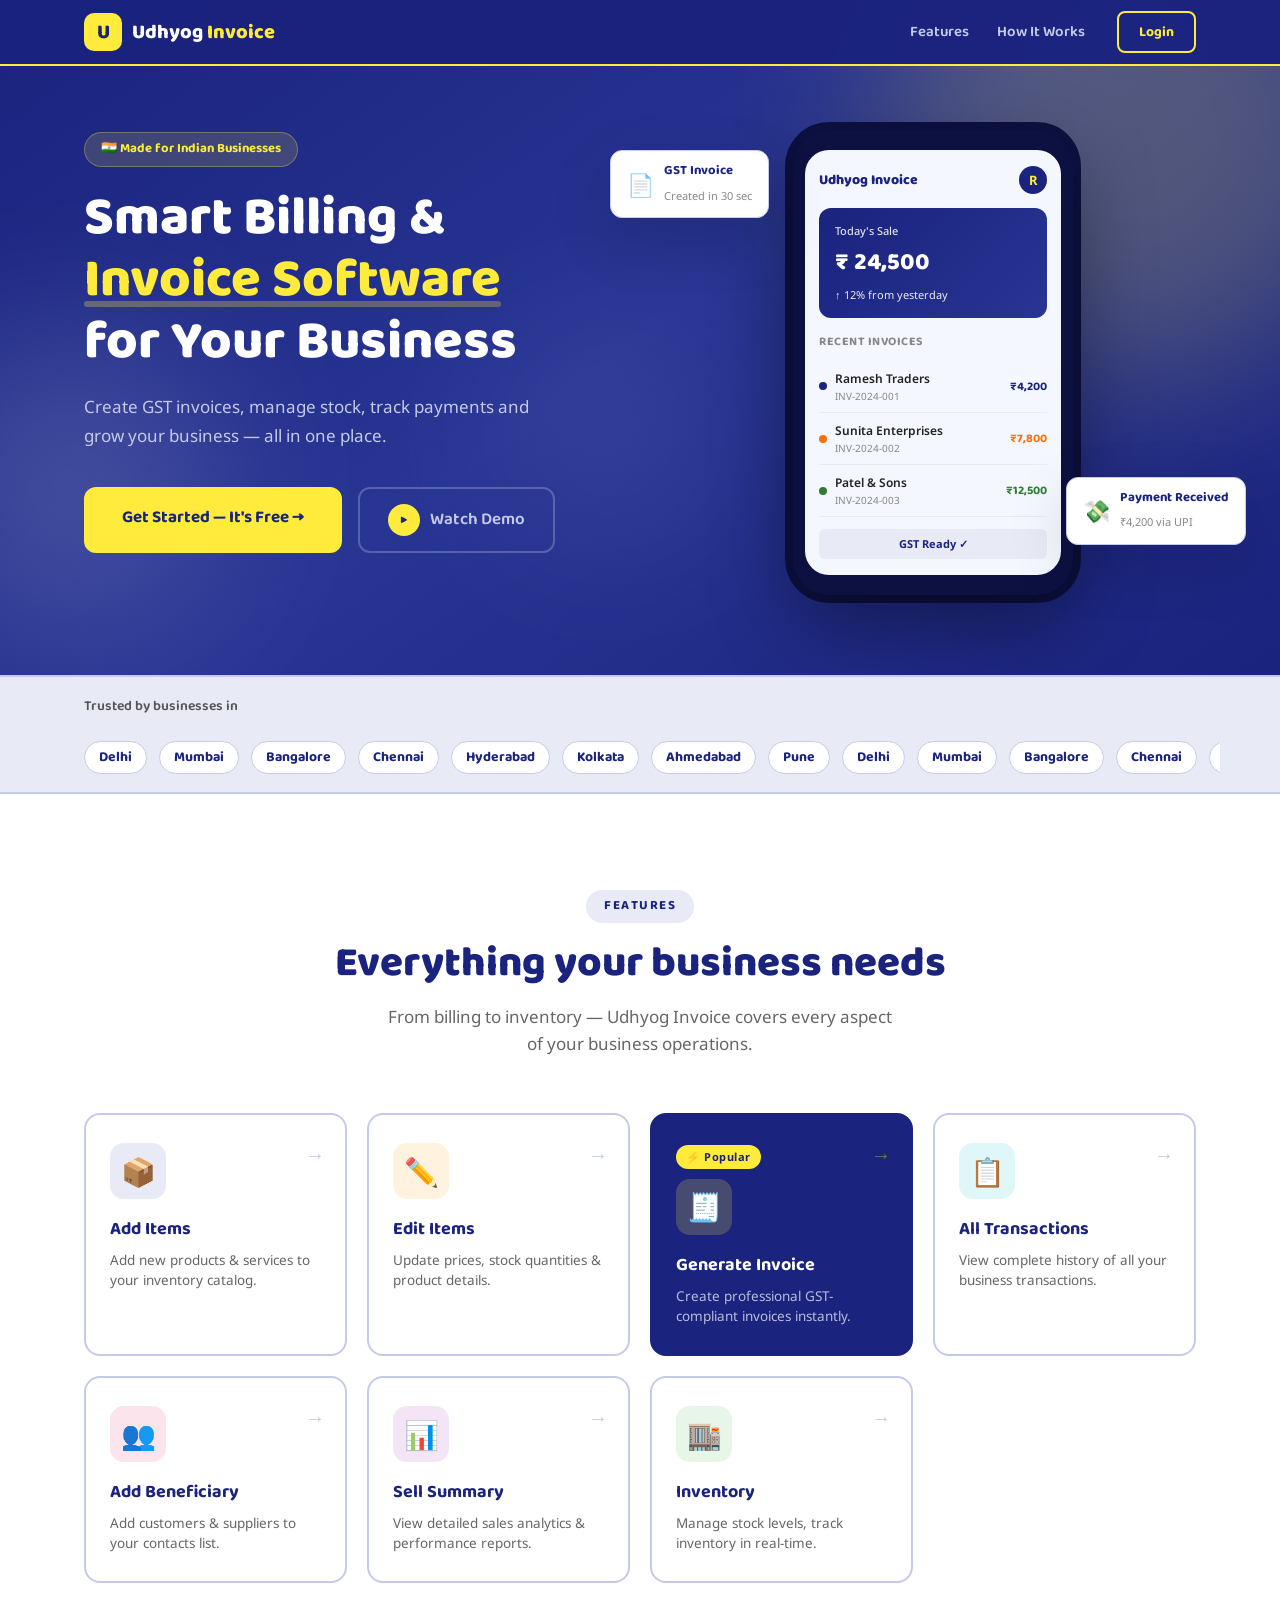
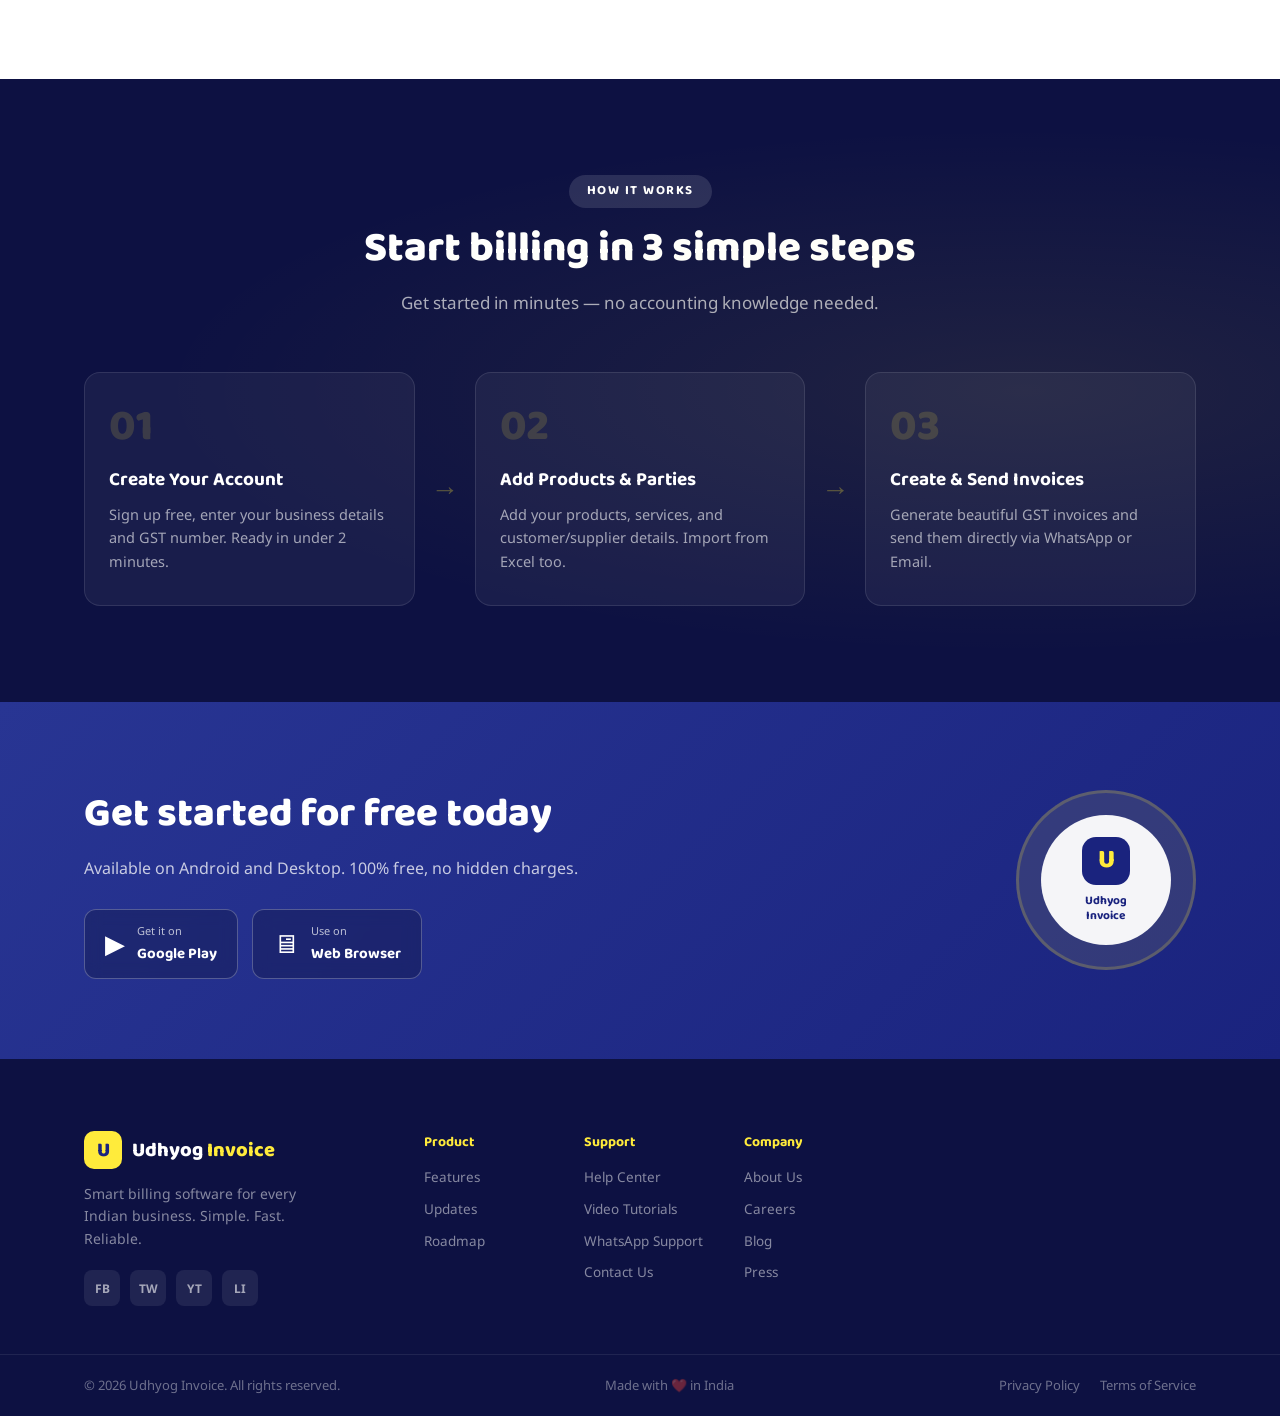
<file: index.html>
<!DOCTYPE html>
<html lang="en">

<head>
  <meta charset="UTF-8" />
  <meta name="viewport" content="width=device-width, initial-scale=1.0" />
  <title>Udhyog Invoice – Smart Business Billing Software</title>
  <meta name="description"
    content="Create GST invoices, manage stock, track payments and grow your business — all in one place. Trusted by Indian businesses.">
  <link rel="preconnect" href="https://fonts.googleapis.com">
  <link rel="preconnect" href="https://fonts.gstatic.com" crossorigin>
  <link
    href="https://fonts.googleapis.com/css2?family=Baloo+2:wght@400;500;600;700;800&family=Noto+Sans:ital,wght@0,300;0,400;0,500;0,600;1,400&display=swap"
    rel="stylesheet">
  <link rel="stylesheet" href="style_1.css" />
</head>

<body>

  <!-- NAVBAR -->
  <header class="navbar" id="navbar">
    <div class="container nav-inner">
      <a href="#" class="logo">
        <div class="logo-icon">U</div>
        <span class="logo-text">Udhyog <span class="accent">Invoice</span></span>
      </a>
      <nav class="nav-links">
        <a href="#features">Features</a>
        <a href="#how">How It Works</a>
      </nav>
      <div class="nav-cta">
        <a href="login/loginnew.html" class="btn-outline-nav">Login</a>
      </div>
      <button class="hamburger" id="hamburger" aria-label="Menu">
        <span></span><span></span><span></span>
      </button>
    </div>
    <div class="mobile-menu" id="mobileMenu">
      <a href="#features">Features</a>
      <a href="#how">How It Works</a>
    </div>
  </header>

  <!-- HERO -->
  <section class="hero" id="home">
    <div class="hero-bg-shapes">
      <div class="shape shape1"></div>
      <div class="shape shape2"></div>
      <div class="shape shape3"></div>
    </div>
    <div class="container hero-inner">
      <div class="hero-text" id="heroText">
        <div class="hero-badge">🇮🇳 Made for Indian Businesses</div>
        <h1>Smart Billing &amp;<br><span class="highlight">Invoice Software</span><br>for Your Business</h1>
        <p class="hero-sub">Create GST invoices, manage stock, track payments and grow your business — all in one place.
        </p>
        <div class="hero-actions">
          <a href="login/loginnew.html" class="btn-primary-lg">Get Started — It's Free →</a>
          <a href="#how" class="btn-ghost">
            <span class="play-icon">▶</span> Watch Demo
          </a>
        </div>

      </div>
      <div class="hero-visual" id="heroVisual">
        <div class="phone-mockup">
          <div class="phone-screen">
            <div class="phone-header">
              <div class="phone-logo">Udhyog Invoice</div>
              <div class="phone-avatar">R</div>
            </div>
            <div class="phone-card">
              <div class="card-label">Today's Sale</div>
              <div class="card-amount">₹ 24,500</div>
              <div class="card-change">↑ 12% from yesterday</div>
            </div>
            <div class="phone-invoice-list">
              <div class="inv-list-title">Recent Invoices</div>
              <div class="inv-item">
                <div class="inv-dot blue"></div>
                <div class="inv-detail">
                  <div class="inv-name">Ramesh Traders</div>
                  <div class="inv-num">INV-2024-001</div>
                </div>
                <div class="inv-amount paid">₹4,200</div>
              </div>
              <div class="inv-item">
                <div class="inv-dot orange"></div>
                <div class="inv-detail">
                  <div class="inv-name">Sunita Enterprises</div>
                  <div class="inv-num">INV-2024-002</div>
                </div>
                <div class="inv-amount pending">₹7,800</div>
              </div>
              <div class="inv-item">
                <div class="inv-dot green"></div>
                <div class="inv-detail">
                  <div class="inv-name">Patel &amp; Sons</div>
                  <div class="inv-num">INV-2024-003</div>
                </div>
                <div class="inv-amount paid-green">₹12,500</div>
              </div>
            </div>
            <div class="phone-gst-tag">GST Ready ✓</div>
          </div>
        </div>
        <div class="floating-badge badge-f1">
          <span class="f-icon">📄</span>
          <div><strong>GST Invoice</strong><small>Created in 30 sec</small></div>
        </div>
        <div class="floating-badge badge-f2">
          <span class="f-icon">💸</span>
          <div><strong>Payment Received</strong><small>₹4,200 via UPI</small></div>
        </div>
      </div>
    </div>
  </section>

  <!-- TRUST STRIP -->
  <section class="trust-strip">
    <div class="container">
      <p>Trusted by businesses in</p>
      <div class="trust-logos">
        <span>Delhi</span><span>Mumbai</span><span>Bangalore</span><span>Chennai</span><span>Hyderabad</span><span>Kolkata</span><span>Ahmedabad</span><span>Pune</span>
      </div>
    </div>
  </section>

  <!-- FEATURES -->
  <section class="features-section" id="features">
    <div class="container">
      <div class="section-header">
        <div class="section-badge">Features</div>
        <h2>Everything your business needs</h2>
        <p>From billing to inventory — Udhyog Invoice covers every aspect of your business operations.</p>
      </div>
      <div class="features-grid actions-grid">
        <a href="features/add-items.html" class="action-card" data-anim>
          <div class="action-icon" style="background:#e8eaf6">📦</div>
          <h3>Add Items</h3>
          <p>Add new products & services to your inventory catalog.</p>
        </a>
        <a href="features/edit-items.html" class="action-card" data-anim>
          <div class="action-icon" style="background:#fff3e0">✏️</div>
          <h3>Edit Items</h3>
          <p>Update prices, stock quantities & product details.</p>
        </a>
        <a href="features/gr.html" class="action-card featured" data-anim>
          <div class="action-badge">⚡ Popular</div>
          <div class="action-icon" style="background:rgba(255,235,59,0.2)">🧾</div>
          <h3>Generate Invoice</h3>
          <p>Create professional GST-compliant invoices instantly.</p>
        </a>
        <a href="features/transaction.html" class="action-card" data-anim>
          <div class="action-icon" style="background:#e0f7fa">📋</div>
          <h3>All Transactions</h3>
          <p>View complete history of all your business transactions.</p>
        </a>
        <a href="features/add-beneficiary.html" class="action-card" data-anim>
          <div class="action-icon" style="background:#fce4ec">👥</div>
          <h3>Add Beneficiary</h3>
          <p>Add customers & suppliers to your contacts list.</p>
        </a>
        <a href="features/sell-summary.html" class="action-card" data-anim>
          <div class="action-icon" style="background:#f3e5f5">📊</div>
          <h3>Sell Summary</h3>
          <p>View detailed sales analytics & performance reports.</p>
        </a>
        <a href="features/inventory.html" class="action-card" data-anim>
          <div class="action-icon" style="background:#e8f5e9">🏬</div>
          <h3>Inventory</h3>
          <p>Manage stock levels, track inventory in real-time.</p>
        </a>
      </div>
    </div>
  </section>

  <!-- HOW IT WORKS -->
  <section class="how-it-works" id="how">
    <div class="container">
      <div class="section-header light">
        <div class="section-badge alt">How It Works</div>
        <h2>Start billing in 3 simple steps</h2>
        <p>Get started in minutes — no accounting knowledge needed.</p>
      </div>
      <div class="steps">
        <div class="step" data-anim>
          <div class="step-num">01</div>
          <div class="step-content">
            <h3>Create Your Account</h3>
            <p>Sign up free, enter your business details and GST number. Ready in under 2 minutes.</p>
          </div>
        </div>
        <div class="step-arrow">→</div>
        <div class="step" data-anim>
          <div class="step-num">02</div>
          <div class="step-content">
            <h3>Add Products &amp; Parties</h3>
            <p>Add your products, services, and customer/supplier details. Import from Excel too.</p>
          </div>
        </div>
        <div class="step-arrow">→</div>
        <div class="step" data-anim>
          <div class="step-num">03</div>
          <div class="step-content">
            <h3>Create &amp; Send Invoices</h3>
            <p>Generate beautiful GST invoices and send them directly via WhatsApp or Email.</p>
          </div>
        </div>
      </div>
    </div>
  </section>


  <!-- DOWNLOAD CTA -->
  <section class="download-cta">
    <div class="container cta-inner">
      <div class="cta-text" data-anim>
        <h2>Get started for free today</h2>
        <p>Available on Android and Desktop. 100% free, no hidden charges.</p>
        <div class="store-buttons">
          <a href="#" class="store-btn">
            <span class="store-icon">▶</span>
            <div><small>Get it on</small><strong>Google Play</strong></div>
          </a>
          <a href="#" class="store-btn">
            <span class="store-icon">🖥</span>
            <div><small>Use on</small><strong>Web Browser</strong></div>
          </a>
        </div>
      </div>
      <div class="cta-graphic" data-anim>
        <div class="cta-circle">
          <div class="cta-inner-circle">
            <div class="cta-logo-big">U</div>
            <div class="cta-tagline">Udhyog<br>Invoice</div>
          </div>
        </div>
      </div>
    </div>
  </section>

  <!-- FOOTER -->
  <footer class="footer">
    <div class="container footer-inner">
      <div class="footer-brand">
        <div class="logo">
          <div class="logo-icon">U</div>
          <span class="logo-text">Udhyog <span class="accent">Invoice</span></span>
        </div>
        <p>Smart billing software for every Indian business. Simple. Fast. Reliable.</p>
        <div class="footer-social">
          <a href="#">FB</a>
          <a href="#">TW</a>
          <a href="#">YT</a>
          <a href="#">LI</a>
        </div>
      </div>
      <div class="footer-links">
        <div class="footer-col">
          <h4>Product</h4>
          <a href="#">Features</a>
          <a href="#">Updates</a>
          <a href="#">Roadmap</a>
        </div>
        <div class="footer-col">
          <h4>Support</h4>
          <a href="#">Help Center</a>
          <a href="#">Video Tutorials</a>
          <a href="#">WhatsApp Support</a>
          <a href="#">Contact Us</a>
        </div>
        <div class="footer-col">
          <h4>Company</h4>
          <a href="#">About Us</a>
          <a href="#">Careers</a>
          <a href="#">Blog</a>
          <a href="#">Press</a>
        </div>
      </div>
    </div>
    <div class="footer-bottom">
      <div class="container">
        <span>© 2026 Udhyog Invoice. All rights reserved.</span>
        <span>Made with ❤️ in India</span>
        <div class="footer-legal">
          <a href="#">Privacy Policy</a>
          <a href="#">Terms of Service</a>
        </div>
      </div>
    </div>
  </footer>

  <script src="landing.js"></script>
</body>

</html>
</file>
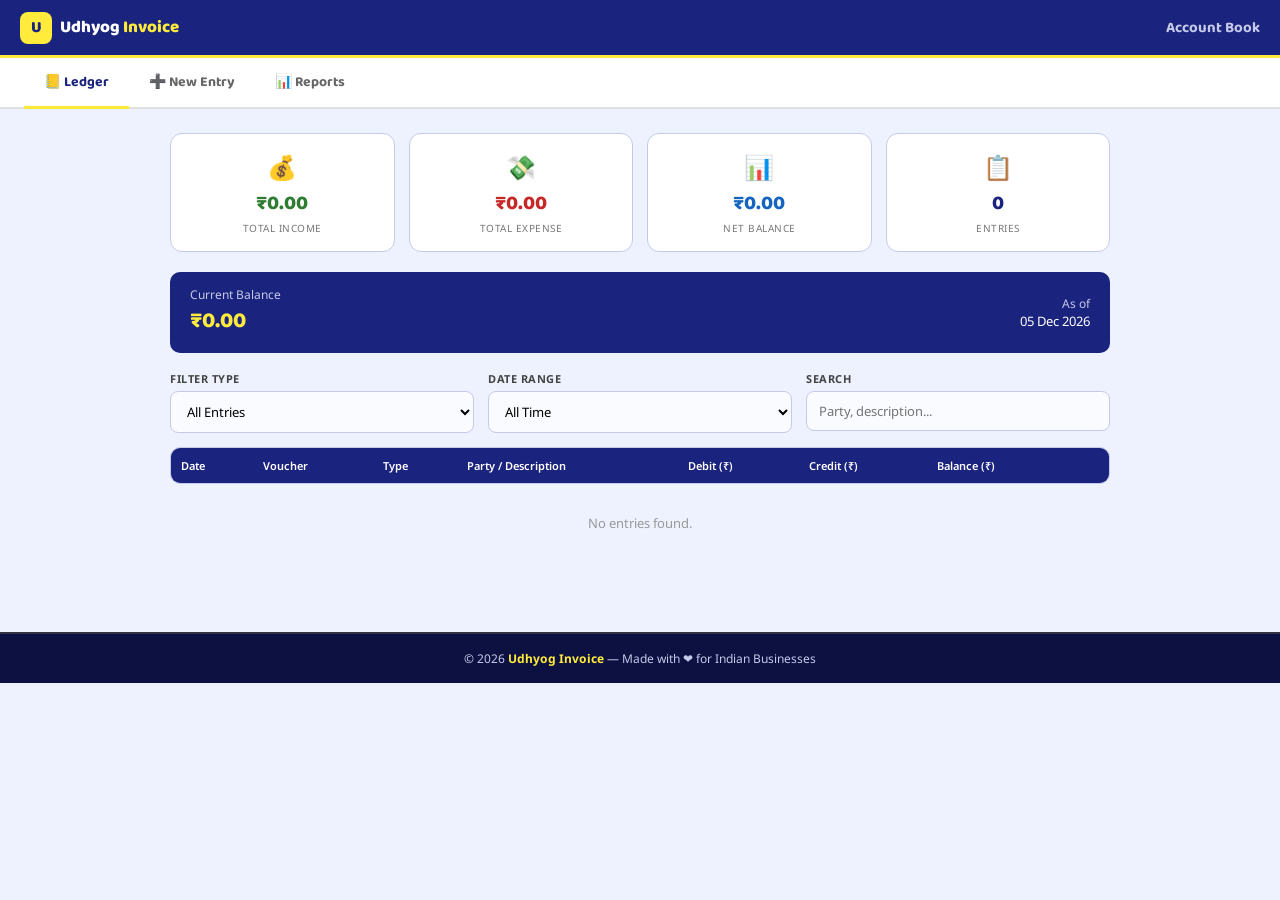
<file: features/account-book.html>
<!DOCTYPE html>
<html lang="en">
<head>
  <meta charset="UTF-8"/>
  <meta name="viewport" content="width=device-width,initial-scale=1.0"/>
  <title>Account Book - Udhyog Invoice</title>
  <link href="https://fonts.googleapis.com/css2?family=Baloo+2:wght@400;600;700;800&family=Noto+Sans:wght@300;400;500;600&display=swap" rel="stylesheet">
  <style>
    *{margin:0;padding:0;box-sizing:border-box}
    body{font-family:'Noto Sans',Arial,sans-serif;background:#eef2ff;color:#222;min-height:100vh}
    .topbar{display:flex;align-items:center;justify-content:space-between;padding:0 20px;height:58px;background:#1a237e;border-bottom:3px solid #ffeb3b}
    .topbar .logo{display:flex;align-items:center;gap:8px;text-decoration:none}
    .topbar .logo-icon{width:32px;height:32px;background:#ffeb3b;color:#1a237e;font-family:'Baloo 2',cursive;font-weight:800;font-size:16px;border-radius:8px;display:flex;align-items:center;justify-content:center}
    .topbar .logo-text{font-family:'Baloo 2',cursive;font-weight:800;font-size:17px;color:#fff}
    .topbar .logo-text .accent{color:#ffeb3b}
    .topbar h1{font-family:'Baloo 2',cursive;font-size:15px;font-weight:700;color:#c5cae9}
    .tabs{display:flex;background:#fff;border-bottom:2px solid #e0e0e0;padding:0 24px}
    .tab-btn{padding:13px 20px;border:none;background:none;font-family:'Baloo 2',cursive;font-size:14px;font-weight:700;color:#666;cursor:pointer;border-bottom:3px solid transparent;margin-bottom:-2px}
    .tab-btn.active{color:#1a237e;border-bottom-color:#ffeb3b}
    .tab-btn:hover{color:#1a237e}
    .tab-panel{display:none}.tab-panel.active{display:block}
    .container{max-width:980px;margin:0 auto;padding:24px 20px 40px}
    .section-title{font-family:'Baloo 2',cursive;font-size:16px;font-weight:700;color:#1a237e;border-left:4px solid #ffeb3b;padding-left:10px;margin:20px 0 14px}
    .badge{display:inline-block;background:#ffeb3b;color:#1a237e;font-size:10px;font-weight:800;padding:2px 8px;border-radius:20px;margin-left:8px;vertical-align:middle}
    .card{background:#fff;border:1.5px solid #c5cae9;border-radius:12px;padding:20px;margin-bottom:18px}
    .form-row{display:grid;gap:14px;margin-bottom:14px}
    .form-row.c4{grid-template-columns:repeat(4,1fr)}.form-row.c3{grid-template-columns:repeat(3,1fr)}.form-row.c2{grid-template-columns:repeat(2,1fr)}.form-row.c1{grid-template-columns:1fr}
    .fg label{display:block;font-size:11px;font-weight:700;color:#444;text-transform:uppercase;letter-spacing:.5px;margin-bottom:5px}
    .fg input,.fg select,.fg textarea{width:100%;border:1.5px solid #c5cae9;border-radius:8px;padding:10px 12px;font-size:13px;font-family:'Noto Sans',sans-serif;background:#fafbff;outline:none;transition:border .2s}
    .fg input:focus,.fg select:focus,.fg textarea:focus{border-color:#1a237e;background:#fff}
    .fg textarea{resize:vertical;min-height:50px}

    .summary-row{display:grid;grid-template-columns:repeat(4,1fr);gap:14px;margin-bottom:20px}
    .s-card{background:#fff;border:1.5px solid #c5cae9;border-radius:12px;padding:16px;text-align:center;transition:transform .2s}
    .s-card:hover{transform:translateY(-2px);box-shadow:0 6px 20px rgba(26,35,126,.08)}
    .s-card .s-icon{font-size:24px;margin-bottom:4px}
    .s-card .s-val{font-family:'Baloo 2',cursive;font-size:20px;font-weight:800;color:#1a237e}
    .s-card .s-val.green{color:#2e7d32}.s-card .s-val.red{color:#c62828}.s-card .s-val.blue{color:#1565c0}
    .s-card .s-lbl{font-size:10px;color:#777;text-transform:uppercase;letter-spacing:.5px;margin-top:2px}

    .ledger-tbl{width:100%;border-collapse:collapse;font-size:12px}
    .ledger-tbl th{background:#1a237e;color:#fff;padding:10px 10px;text-align:left;font-size:11px;font-weight:600;position:sticky;top:0}
    .ledger-tbl td{padding:9px 10px;border-bottom:1px solid #e8eaf6}
    .ledger-tbl tr:hover{background:#f5f7ff}
    .ledger-tbl .cr{color:#2e7d32;font-weight:700}.ledger-tbl .dr{color:#c62828;font-weight:700}
    .type-badge{font-size:10px;font-weight:700;padding:2px 8px;border-radius:12px;display:inline-block}
    .type-badge.income{background:#e8f5e9;color:#2e7d32}
    .type-badge.expense{background:#ffebee;color:#c62828}
    .type-badge.purchase{background:#fff3e0;color:#e65100}
    .type-badge.sale{background:#e3f2fd;color:#1565c0}
    .del-btn{background:none;border:none;color:#f44336;font-size:14px;cursor:pointer}.del-btn:hover{color:#b71c1c}

    .btn-bar{display:flex;gap:10px;margin-top:18px;flex-wrap:wrap}
    .btn{padding:11px 22px;border-radius:10px;font-size:13px;font-weight:700;cursor:pointer;font-family:'Baloo 2',cursive;border:none;transition:all .2s}
    .btn-green{background:#2e7d32;color:#fff}.btn-green:hover{background:#1b5e20}
    .btn-red{background:#c62828;color:#fff}.btn-red:hover{background:#b71c1c}
    .btn-navy{background:#1a237e;color:#fff}.btn-navy:hover{background:#283593}
    .btn-outline{background:#fff;color:#1a237e;border:2px solid #1a237e}.btn-outline:hover{background:#e8eaf6}

    .empty-state{text-align:center;padding:30px;color:#999;font-size:13px}
    .msg-box{padding:10px 14px;border-radius:8px;font-size:12px;font-weight:bold;margin-bottom:14px;display:none}
    .msg-box.success{background:#e8f5e9;color:#2e7d32;border:1px solid #a5d6a7;display:block}
    .msg-box.error{background:#ffebee;color:#c62828;border:1px solid #ef9a9a;display:block}

    .balance-bar{display:flex;align-items:center;justify-content:space-between;background:#1a237e;color:#fff;border-radius:10px;padding:14px 20px;margin-bottom:18px}
    .balance-bar .bl{font-size:12px;color:#c5cae9}.balance-bar .bv{font-family:'Baloo 2',cursive;font-size:22px;font-weight:800;color:#ffeb3b}

    .tbl-wrap{max-height:500px;overflow-y:auto;border:1.5px solid #c5cae9;border-radius:10px}
    .footer{background:#0d1142;color:#c5cae9;text-align:center;padding:16px;font-size:12px;margin-top:30px;border-top:2px solid rgba(255,235,59,.15)}
    .footer b{color:#ffeb3b}
    @media(max-width:700px){.summary-row,.form-row.c4,.form-row.c3{grid-template-columns:1fr 1fr}}
    @media(max-width:480px){.summary-row,.form-row.c4,.form-row.c3,.form-row.c2{grid-template-columns:1fr}}
  </style>
</head>
<body>

<div class="topbar">
  <a href="features.html" class="logo"><div class="logo-icon">U</div><span class="logo-text">Udhyog <span class="accent">Invoice</span></span></a>
  <h1>Account Book</h1>
</div>

<div class="tabs">
  <button class="tab-btn active" onclick="switchTab('ledger')">📒 Ledger</button>
  <button class="tab-btn" onclick="switchTab('entry')">➕ New Entry</button>
  <button class="tab-btn" onclick="switchTab('report')">📊 Reports</button>
</div>

<!-- LEDGER TAB -->
<div class="tab-panel active" id="tab-ledger">
<div class="container">
  <div class="summary-row">
    <div class="s-card"><div class="s-icon">💰</div><div class="s-val green" id="s-income">₹0</div><div class="s-lbl">Total Income</div></div>
    <div class="s-card"><div class="s-icon">💸</div><div class="s-val red" id="s-expense">₹0</div><div class="s-lbl">Total Expense</div></div>
    <div class="s-card"><div class="s-icon">📊</div><div class="s-val blue" id="s-balance">₹0</div><div class="s-lbl">Net Balance</div></div>
    <div class="s-card"><div class="s-icon">📋</div><div class="s-val" id="s-count">0</div><div class="s-lbl">Entries</div></div>
  </div>

  <div class="balance-bar">
    <div><div class="bl">Current Balance</div><div class="bv" id="bal-display">₹0.00</div></div>
    <div style="text-align:right"><div class="bl">As of</div><div style="font-size:13px" id="bal-date">—</div></div>
  </div>

  <div class="form-row c3" style="margin-bottom:14px">
    <div class="fg"><label>Filter Type</label>
      <select id="f-type" onchange="renderLedger()"><option value="all">All Entries</option><option value="income">Income Only</option><option value="expense">Expense Only</option><option value="purchase">Purchases</option><option value="sale">Sales</option></select>
    </div>
    <div class="fg"><label>Date Range</label>
      <select id="f-range" onchange="renderLedger()"><option value="all">All Time</option><option value="today">Today</option><option value="week">This Week</option><option value="month">This Month</option><option value="year">This Year</option></select>
    </div>
    <div class="fg"><label>Search</label><input type="text" id="f-search" placeholder="Party, description..." oninput="renderLedger()"/></div>
  </div>

  <div class="tbl-wrap">
    <table class="ledger-tbl">
      <thead><tr><th>Date</th><th>Voucher</th><th>Type</th><th>Party / Description</th><th>Debit (₹)</th><th>Credit (₹)</th><th>Balance (₹)</th><th></th></tr></thead>
      <tbody id="ledger-body"></tbody>
    </table>
  </div>
  <div id="ledger-empty" class="empty-state" style="display:none">No entries found.</div>
</div>
</div>

<!-- NEW ENTRY TAB -->
<div class="tab-panel" id="tab-entry">
<div class="container">
  <div id="msg-box" class="msg-box"></div>

  <div class="section-title">➕ New Account Entry <span class="badge">VOUCHER</span></div>
  <div class="card">
    <div class="form-row c4">
      <div class="fg"><label>Voucher No.</label><input type="text" id="v-no" readonly/></div>
      <div class="fg"><label>Date</label><input type="date" id="v-date"/></div>
      <div class="fg"><label>Entry Type</label>
        <select id="v-type" onchange="updateTypeUI()"><option value="income">💰 Income / Receipt</option><option value="expense">💸 Expense / Payment</option><option value="purchase">🛒 Purchase</option><option value="sale">🧾 Sale</option></select>
      </div>
      <div class="fg"><label>Payment Mode</label>
        <select id="v-mode"><option>Cash</option><option>Bank Transfer</option><option>UPI</option><option>Cheque</option><option>Credit</option></select>
      </div>
    </div>
  </div>

  <div class="card">
    <div class="form-row c2">
      <div class="fg"><label id="lbl-party">Party / Customer Name</label><input type="text" id="v-party" placeholder="e.g. Ramesh Kumar"/></div>
      <div class="fg"><label>Amount (₹) *</label><input type="number" id="v-amount" placeholder="0.00" min="0" step="0.01"/></div>
    </div>
    <div class="form-row c2">
      <div class="fg"><label>Category</label>
        <select id="v-category"><option>General</option><option>Sales Revenue</option><option>Purchase</option><option>Salary</option><option>Rent</option><option>Utilities</option><option>Transport</option><option>Office Supplies</option><option>Marketing</option><option>Maintenance</option><option>Tax Payment</option><option>Loan / EMI</option><option>Other</option></select>
      </div>
      <div class="fg"><label>Reference / Invoice No.</label><input type="text" id="v-ref" placeholder="Optional"/></div>
    </div>
    <div class="form-row c1">
      <div class="fg"><label>Description / Narration</label><textarea id="v-desc" placeholder="Details of the transaction..."></textarea></div>
    </div>
  </div>

  <div class="btn-bar">
    <button class="btn btn-green" onclick="saveEntry()">💾 Save Entry</button>
    <button class="btn btn-navy" onclick="saveEntry();setTimeout(function(){switchTab('ledger')},400)">💾 Save & View Ledger</button>
    <button class="btn btn-outline" onclick="clearForm()">🗑 Clear</button>
  </div>
</div>
</div>

<!-- REPORTS TAB -->
<div class="tab-panel" id="tab-report">
<div class="container">
  <div class="section-title">📊 Financial Summary</div>
  <div class="summary-row">
    <div class="s-card"><div class="s-icon">📈</div><div class="s-val green" id="r-income">₹0</div><div class="s-lbl">Total Income</div></div>
    <div class="s-card"><div class="s-icon">📉</div><div class="s-val red" id="r-expense">₹0</div><div class="s-lbl">Total Expense</div></div>
    <div class="s-card"><div class="s-icon">🛒</div><div class="s-val" id="r-purchase">₹0</div><div class="s-lbl">Total Purchases</div></div>
    <div class="s-card"><div class="s-icon">🧾</div><div class="s-val blue" id="r-sale">₹0</div><div class="s-lbl">Total Sales</div></div>
  </div>

  <div class="section-title">📂 Category Breakdown</div>
  <div class="card">
    <div class="tbl-wrap" style="max-height:none">
      <table class="ledger-tbl">
        <thead><tr><th>Category</th><th>Entries</th><th>Debit (₹)</th><th>Credit (₹)</th><th>Net (₹)</th></tr></thead>
        <tbody id="cat-body"></tbody>
      </table>
    </div>
  </div>

  <div class="section-title">📅 Monthly Summary</div>
  <div class="card">
    <div class="tbl-wrap" style="max-height:none">
      <table class="ledger-tbl">
        <thead><tr><th>Month</th><th>Income (₹)</th><th>Expense (₹)</th><th>Net (₹)</th></tr></thead>
        <tbody id="month-body"></tbody>
      </table>
    </div>
  </div>
</div>
</div>

<div class="footer">&copy; 2026 <b>Udhyog Invoice</b> &mdash; Made with &#10084; for Indian Businesses</div>

<script>
var entries=JSON.parse(localStorage.getItem('udhyog_accounts')||'[]');
function fmt(n){return Number(n||0).toLocaleString('en-IN',{minimumFractionDigits:2})}
function esc(s){return(s||'').replace(/&/g,'&amp;').replace(/</g,'&lt;').replace(/>/g,'&gt;')}
function showMsg(t,type){var e=document.getElementById('msg-box');e.textContent=t;e.className='msg-box '+type;setTimeout(function(){e.className='msg-box'},3500)}

window.onload=function(){initForm();renderLedger();renderReports()};

function switchTab(t){
  document.querySelectorAll('.tab-btn').forEach(function(b){b.classList.remove('active')});
  document.querySelectorAll('.tab-panel').forEach(function(p){p.classList.remove('active')});
  var idx={ledger:0,entry:1,report:2}[t]||0;
  document.querySelectorAll('.tab-btn')[idx].classList.add('active');
  document.getElementById('tab-'+t).classList.add('active');
  if(t==='ledger')renderLedger();if(t==='report')renderReports();
}

function initForm(){
  document.getElementById('v-no').value='VCH-'+Math.floor(Math.random()*90000+10000);
  document.getElementById('v-date').value=new Date().toISOString().split('T')[0];
}

function updateTypeUI(){
  var t=document.getElementById('v-type').value;
  var lbl=document.getElementById('lbl-party');
  if(t==='income'||t==='sale')lbl.textContent='Customer / Received From';
  else lbl.textContent='Supplier / Paid To';
}

function saveEntry(){
  var amount=parseFloat(document.getElementById('v-amount').value);
  if(!amount||amount<=0){showMsg('Enter a valid amount!','error');return}
  var party=document.getElementById('v-party').value.trim();
  if(!party){showMsg('Enter party name!','error');return}
  var type=document.getElementById('v-type').value;
  var isCredit=(type==='income'||type==='sale');
  var entry={id:Date.now(),vNo:document.getElementById('v-no').value,date:document.getElementById('v-date').value,
    type:type,mode:document.getElementById('v-mode').value,party:party,amount:amount,
    category:document.getElementById('v-category').value,ref:document.getElementById('v-ref').value.trim(),
    desc:document.getElementById('v-desc').value.trim(),debit:isCredit?0:amount,credit:isCredit?amount:0,
    createdAt:new Date().toLocaleString()};
  entries.unshift(entry);
  try {
    localStorage.setItem('udhyog_accounts',JSON.stringify(entries));
    showMsg('Entry '+entry.vNo+' saved! ✔','success');clearForm();
  } catch (e) {
    entries.shift();
    showMsg('Storage Error: Unable to save entry.','error');
  }
}

function clearForm(){
  document.getElementById('v-no').value='VCH-'+Math.floor(Math.random()*90000+10000);
  document.getElementById('v-party').value='';document.getElementById('v-amount').value='';
  document.getElementById('v-ref').value='';document.getElementById('v-desc').value='';
}

function delEntry(id){
  var original = entries;
  entries=entries.filter(function(e){return e.id!==id});
  try {
    localStorage.setItem('udhyog_accounts',JSON.stringify(entries));
    renderLedger();renderReports();
  } catch (e) {
    entries = original;
    alert('Storage Error: Unable to delete entry.');
  }
}

function filterDate(d,range){
  if(range==='all')return true;
  var now=new Date(),ed=new Date(d);
  if(range==='today')return ed.toDateString()===now.toDateString();
  if(range==='week'){var w=new Date(now);w.setDate(w.getDate()-7);return ed>=w}
  if(range==='month')return ed.getMonth()===now.getMonth()&&ed.getFullYear()===now.getFullYear();
  if(range==='year')return ed.getFullYear()===now.getFullYear();
  return true;
}

function renderLedger(){
  var ft=document.getElementById('f-type').value;
  var fr=document.getElementById('f-range').value;
  var fs=(document.getElementById('f-search').value||'').toLowerCase();
  var sorted=entries.slice().sort(function(a,b){return new Date(a.date)-new Date(b.date)});
  var list=sorted.filter(function(e){
    if(ft!=='all'&&e.type!==ft)return false;
    if(!filterDate(e.date,fr))return false;
    if(fs&&e.party.toLowerCase().indexOf(fs)===-1&&(e.desc||'').toLowerCase().indexOf(fs)===-1&&e.vNo.toLowerCase().indexOf(fs)===-1)return false;
    return true;
  });

  var totalIn=0,totalOut=0;
  entries.forEach(function(e){totalIn+=e.credit||0;totalOut+=e.debit||0});
  document.getElementById('s-income').textContent='₹'+fmt(totalIn);
  document.getElementById('s-expense').textContent='₹'+fmt(totalOut);
  document.getElementById('s-balance').textContent='₹'+fmt(totalIn-totalOut);
  document.getElementById('s-count').textContent=entries.length;
  document.getElementById('bal-display').textContent='₹'+fmt(totalIn-totalOut);
  document.getElementById('bal-date').textContent=new Date().toLocaleDateString('en-IN',{day:'2-digit',month:'short',year:'numeric'});

  var body=document.getElementById('ledger-body');
  var emptyEl=document.getElementById('ledger-empty');
  if(!list.length){body.innerHTML='';emptyEl.style.display='block';return}
  emptyEl.style.display='none';
  var runBal=0;
  body.innerHTML=list.map(function(e){
    runBal+=((e.credit||0)-(e.debit||0));
    return '<tr>'+
      '<td>'+e.date+'</td>'+
      '<td style="font-weight:600;color:#1a237e">'+esc(e.vNo)+'</td>'+
      '<td><span class="type-badge '+e.type+'">'+e.type.toUpperCase()+'</span></td>'+
      '<td>'+esc(e.party)+(e.desc?'<br><span style="font-size:10px;color:#999">'+esc(e.desc)+'</span>':'')+'</td>'+
      '<td class="dr">'+(e.debit?'₹'+fmt(e.debit):'—')+'</td>'+
      '<td class="cr">'+(e.credit?'₹'+fmt(e.credit):'—')+'</td>'+
      '<td style="font-weight:700;color:'+(runBal>=0?'#2e7d32':'#c62828')+'">₹'+fmt(runBal)+'</td>'+
      '<td><button class="del-btn" onclick="delEntry('+e.id+')">&times;</button></td></tr>';
  }).join('');
}

function renderReports(){
  var inc=0,exp=0,pur=0,sal=0;
  var cats={},months={};
  entries.forEach(function(e){
    if(e.type==='income')inc+=e.amount;
    if(e.type==='expense')exp+=e.amount;
    if(e.type==='purchase')pur+=e.amount;
    if(e.type==='sale')sal+=e.amount;
    var c=e.category||'General';
    if(!cats[c])cats[c]={count:0,dr:0,cr:0};
    cats[c].count++;cats[c].dr+=e.debit||0;cats[c].cr+=e.credit||0;
    var m=e.date?e.date.substring(0,7):'Unknown';
    if(!months[m])months[m]={inc:0,exp:0};
    months[m].inc+=e.credit||0;months[m].exp+=e.debit||0;
  });
  document.getElementById('r-income').textContent='₹'+fmt(inc);
  document.getElementById('r-expense').textContent='₹'+fmt(exp);
  document.getElementById('r-purchase').textContent='₹'+fmt(pur);
  document.getElementById('r-sale').textContent='₹'+fmt(sal);

  var cb=document.getElementById('cat-body');
  var catKeys=Object.keys(cats);
  cb.innerHTML=catKeys.length?catKeys.map(function(c){var d=cats[c];return '<tr><td style="font-weight:600">'+esc(c)+'</td><td>'+d.count+'</td><td class="dr">₹'+fmt(d.dr)+'</td><td class="cr">₹'+fmt(d.cr)+'</td><td style="font-weight:700;color:'+(d.cr-d.dr>=0?'#2e7d32':'#c62828')+'">₹'+fmt(d.cr-d.dr)+'</td></tr>'}).join(''):'<tr><td colspan="5" style="text-align:center;color:#999;padding:20px">No data</td></tr>';

  var mb=document.getElementById('month-body');
  var mKeys=Object.keys(months).sort().reverse();
  mb.innerHTML=mKeys.length?mKeys.map(function(m){var d=months[m];return '<tr><td style="font-weight:600">'+m+'</td><td class="cr">₹'+fmt(d.inc)+'</td><td class="dr">₹'+fmt(d.exp)+'</td><td style="font-weight:700;color:'+(d.inc-d.exp>=0?'#2e7d32':'#c62828')+'">₹'+fmt(d.inc-d.exp)+'</td></tr>'}).join(''):'<tr><td colspan="4" style="text-align:center;color:#999;padding:20px">No data</td></tr>';
}
</script>
</body>
</html>
</file>
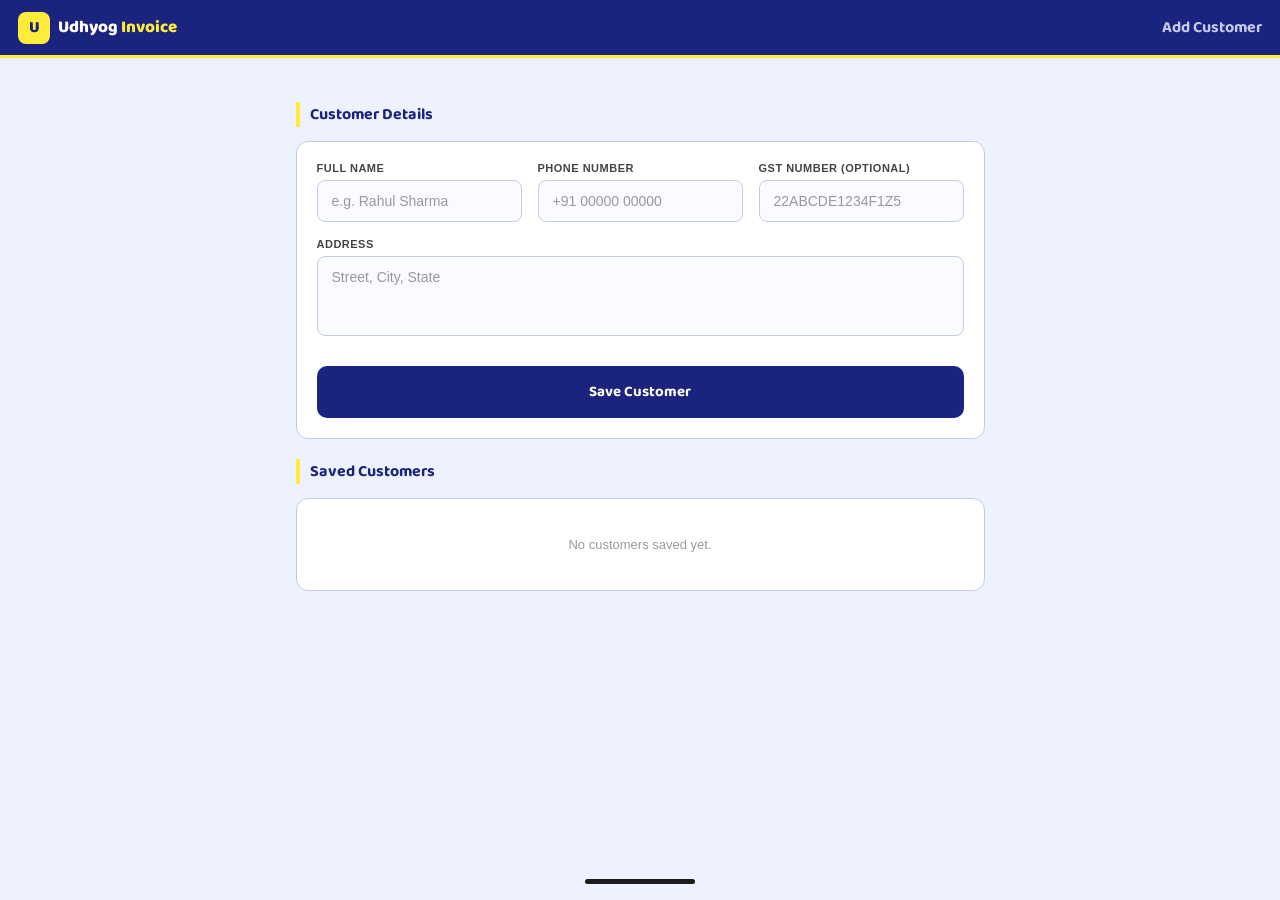
<file: features/add-beneficiary.html>
<!DOCTYPE html>
<html lang="en">

<head>
  <meta charset="UTF-8" />
  <meta name="viewport" content="width=device-width, initial-scale=1.0" />
  <title>Add Customer - Udhyog Invoice</title>
  <link rel="preconnect" href="https://fonts.googleapis.com">
  <link rel="preconnect" href="https://fonts.gstatic.com" crossorigin>
  <link href="https://fonts.googleapis.com/css2?family=Baloo+2:wght@400;500;600;700;800&display=swap" rel="stylesheet">
  <style>
    * {
      margin: 0;
      padding: 0;
      box-sizing: border-box;
    }

    body {
      font-family: 'Noto Sans', Arial, sans-serif;
      background: #eef2ff;
      color: #222;
      min-height: 100vh;
      display: flex;
      flex-direction: column;
    }

    /* TOP */
    .topbar {
      display: flex;
      align-items: center;
      justify-content: space-between;
      padding: 0 18px;
      height: 58px;
      background: #1a237e;
      border-bottom: 3px solid #ffeb3b;
    }

    .topbar .logo {
      display: flex;
      align-items: center;
      gap: 8px;
      text-decoration: none;
    }

    .topbar .logo-icon {
      width: 32px;
      height: 32px;
      background: #ffeb3b;
      color: #1a237e;
      font-family: 'Baloo 2', cursive;
      font-weight: 800;
      font-size: 16px;
      border-radius: 8px;
      display: flex;
      align-items: center;
      justify-content: center;
    }

    .topbar .logo-text {
      font-family: 'Baloo 2', cursive;
      font-weight: 800;
      font-size: 17px;
      color: #fff;
    }

    .topbar .logo-text .accent {
      color: #ffeb3b;
    }

    .topbar h1 {
      font-family: 'Baloo 2', cursive;
      font-size: 16px;
      font-weight: 700;
      color: #c5cae9;
    }

    .form-area {
      max-width: 960px;
      margin: 0 auto;
      padding: 24px 20px 40px;
      flex: 1;
    }

    .section-title {
      font-family: 'Baloo 2', cursive;
      font-size: 16px;
      font-weight: 700;
      color: #1a237e;
      border-left: 4px solid #ffeb3b;
      padding-left: 10px;
      margin: 20px 0 14px;
    }

    .card {
      background: #fff;
      border: 1.5px solid #c5cae9;
      border-radius: 12px;
      padding: 20px;
      margin-bottom: 20px;
    }

    /* MSG */
    .msg-box {
      padding: 12px 16px;
      border-radius: 10px;
      font-size: 13px;
      font-weight: bold;
      margin-bottom: 20px;
      display: none;
    }

    .msg-box.success {
      background: #e8f5e9;
      color: #2e7d32;
      border: 1px solid #a5d6a7;
    }

    .msg-box.error {
      background: #ffebee;
      color: #c62828;
      border: 1px solid #ef9a9a;
    }

    /* FIELD */
    .field-group {
      margin-bottom: 24px;
    }

    .field-group label {
      display: block;
      font-size: 11px;
      font-weight: 700;
      color: #444;
      text-transform: uppercase;
      letter-spacing: .5px;
      margin-bottom: 6px;
    }

    .field-group input,
    .field-group textarea {
      width: 100%;
      background: #fafbff;
      border: 1.5px solid #c5cae9;
      border-radius: 8px;
      padding: 12px 14px;
      font-size: 14px;
      color: #222;
      font-family: 'Noto Sans', sans-serif;
      outline: none;
      transition: border .2s;
    }

    .field-group input::placeholder,
    .field-group textarea::placeholder {
      color: #999;
    }

    .field-group input:focus,
    .field-group textarea:focus {
      border-color: #1a237e;
      background: #fff;
    }

    /* FORM ROW GRID */
    .form-row {
      display: grid;
      gap: 16px;
      margin-bottom: 16px;
    }

    .form-row.c4 {
      grid-template-columns: repeat(4, 1fr);
    }

    .form-row.c3 {
      grid-template-columns: repeat(3, 1fr);
    }

    .form-row.c2 {
      grid-template-columns: repeat(2, 1fr);
    }

    .form-row.c1 {
      grid-template-columns: 1fr;
    }

    @media (max-width: 768px) {

      .form-row.c4,
      .form-row.c3,
      .form-row.c2 {
        grid-template-columns: 1fr;
      }
    }

    .field-group textarea {
      resize: none;
      min-height: 80px;
    }

    /* SAVE BUTTON */
    .btn-save {
      width: 100%;
      background: #1a237e;
      color: white;
      border: none;
      border-radius: 10px;
      padding: 14px;
      font-size: 15px;
      font-weight: 700;
      cursor: pointer;
      font-family: 'Baloo 2', cursive;
      margin-top: 10px;
    }

    .btn-save:hover {
      background: #283593;
    }

    .btn-save:active {
      transform: scale(0.98);
    }

    /* SAVED CUSTOMERS LIST */
    .cust-list {
      margin-top: 36px;
    }

    .cust-list h3 {
      font-size: 14px;
      color: #555;
      margin-bottom: 14px;
      border-bottom: 1px solid #1c1c1c;
      padding-bottom: 8px;
    }

    .cust-card {
      background: #fff;
      border: 1.5px solid #c5cae9;
      border-radius: 10px;
      padding: 16px 18px;
      margin-bottom: 12px;
      display: flex;
      justify-content: space-between;
      align-items: center;
    }

    .cust-card .c-name {
      font-size: 16px;
      font-weight: bold;
      color: #1a237e;
      margin-bottom: 3px;
    }

    .cust-card .c-phone {
      font-size: 13px;
      color: #1a237e;
      margin-bottom: 2px;
    }

    .cust-card .c-addr {
      font-size: 12px;
      color: #777;
    }

    .cust-card .c-gst {
      font-size: 11px;
      color: #999;
      margin-top: 2px;
    }

    .del-btn {
      background: none;
      border: none;
      color: #f44336;
      font-size: 18px;
      cursor: pointer;
      flex-shrink: 0;
      padding: 0 4px;
    }

    .del-btn:hover {
      color: #ff1744;
    }

    .empty-note {
      text-align: center;
      color: #999;
      font-size: 13px;
      padding: 18px 0;
    }

    /* HOME INDICATOR */
    .home-indicator {
      text-align: center;
      padding: 18px 0 12px;
    }

    .home-indicator span {
      display: inline-block;
      width: 110px;
      height: 5px;
      background: #1c1c1c;
      border-radius: 4px;
    }
  </style>
</head>

<body>

  <!-- TOP BAR -->
  <div class="topbar">
    <a href="features.html" class="logo">
      <div class="logo-icon">U</div>
      <span class="logo-text">Udhyog <span class="accent">Invoice</span></span>
    </a>
    <h1>Add Customer</h1>
  </div>

  <div class="form-area">

    <div id="msg-box" class="msg-box"></div>

    <div class="section-title">Customer Details</div>
    <div class="card">
      <div class="form-row c3">
        <div class="field-group" style="margin-bottom: 0;">
          <label>Full Name</label>
          <input type="text" id="cust-name" placeholder="e.g. Rahul Sharma" />
        </div>
        <div class="field-group" style="margin-bottom: 0;">
          <label>Phone Number</label>
          <input type="tel" id="cust-phone" placeholder="+91 00000 00000" />
        </div>
        <div class="field-group" style="margin-bottom: 0;">
          <label>GST Number (optional)</label>
          <input type="text" id="cust-gst" placeholder="22ABCDE1234F1Z5" />
        </div>
      </div>
      <div class="form-row c1">
        <div class="field-group" style="margin-bottom: 0;">
          <label>Address</label>
          <textarea id="cust-addr" placeholder="Street, City, State"></textarea>
        </div>
      </div>

      <button class="btn-save" onclick="saveCustomer()">Save Customer</button>
    </div>

    <div class="section-title">Saved Customers</div>
    <div class="card">
      <div id="cust-list-wrap"></div>
    </div>

  </div>

  <!-- HOME INDICATOR -->
  <div class="home-indicator"><span></span></div>

  <script>
    var customers = JSON.parse(localStorage.getItem('udhyog_customers') || '[]');

    window.onload = function () {
      renderList();
    };

    function saveCustomer() {
      var name = document.getElementById('cust-name').value.trim();
      var phone = document.getElementById('cust-phone').value.trim();
      var addr = document.getElementById('cust-addr').value.trim();
      var gst = document.getElementById('cust-gst').value.trim();

      if (!name) { showMsg('Please enter Full Name!', 'error'); return; }
      if (!phone) { showMsg('Please enter Phone Number!', 'error'); return; }
      if (!addr) { showMsg('Please enter Address!', 'error'); return; }

      var customer = {
        id: Date.now(),
        name: name,
        phone: phone,
        addr: addr,
        gst: gst || '—',
        at: new Date().toLocaleString()
      };

      customers.unshift(customer);
      try {
        localStorage.setItem('udhyog_customers', JSON.stringify(customers));
        clearForm();
        renderList();
        showMsg('Customer "' + name + '" saved successfully! \u2714', 'success');
      } catch (e) {
        customers.shift();
        showMsg('Storage Error: Unable to save customer.', 'error');
      }
    }

    function deleteCustomer(id) {
      var original = customers;
      customers = customers.filter(function (c) { return c.id !== id; });
      try {
        localStorage.setItem('udhyog_customers', JSON.stringify(customers));
        renderList();
      } catch (e) {
        customers = original;
        alert('Storage Error: Unable to delete customer.');
      }
    }

    function renderList() {
      var el = document.getElementById('cust-list-wrap');
      if (customers.length === 0) {
        el.innerHTML = '<div class="empty-note">No customers saved yet.</div>';
        return;
      }
      el.innerHTML = customers.map(function (c) {
        return '<div class="cust-card">' +
          '<div>' +
          '<div class="c-name">' + esc(c.name) + '</div>' +
          '<div class="c-phone">&#128222; ' + esc(c.phone) + '</div>' +
          '<div class="c-addr">&#128205; ' + esc(c.addr) + '</div>' +
          (c.gst !== '—' ? '<div class="c-gst">GST: ' + esc(c.gst) + '</div>' : '') +
          '</div>' +
          '<button class="del-btn" onclick="deleteCustomer(' + c.id + ')">&#10005;</button>' +
          '</div>';
      }).join('');
    }

    function clearForm() {
      document.getElementById('cust-name').value = '';
      document.getElementById('cust-phone').value = '';
      document.getElementById('cust-addr').value = '';
      document.getElementById('cust-gst').value = '';
    }

    function showMsg(text, type) {
      var el = document.getElementById('msg-box');
      el.textContent = text;
      el.className = 'msg-box ' + type;
      el.style.display = 'block';
      setTimeout(function () { el.style.display = 'none'; }, 3000);
    }

    function esc(s) {
      return (s || '').replace(/&/g, '&amp;').replace(/</g, '&lt;').replace(/>/g, '&gt;');
    }
  </script>

</body>

</html>
</file>
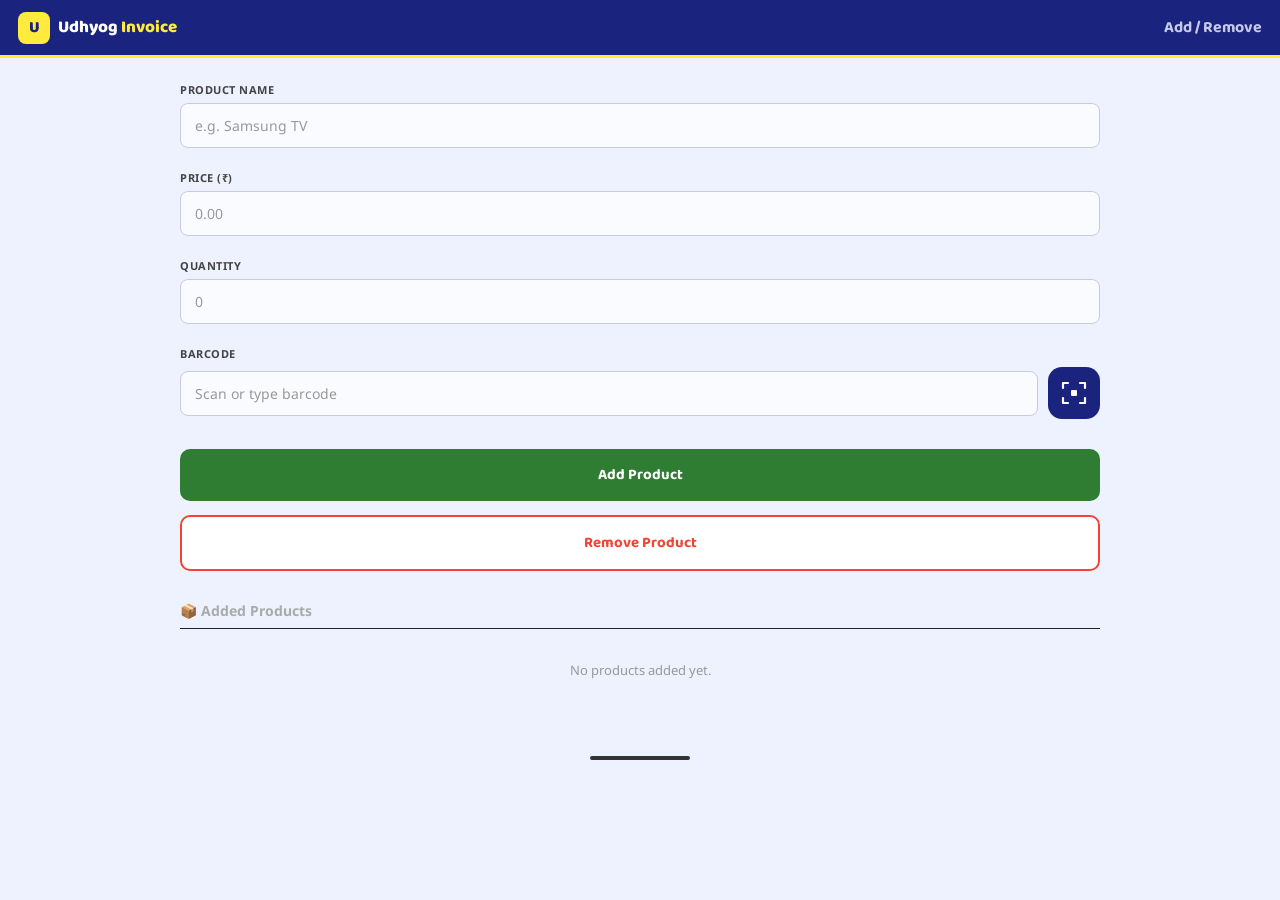
<file: features/add-items.html>
<!DOCTYPE html>
<html lang="en">
<head>
  <meta charset="UTF-8" />
  <meta name="viewport" content="width=device-width, initial-scale=1.0"/>
  <title>Add / Remove - Udhyog Invoice</title>
  <link rel="preconnect" href="https://fonts.googleapis.com">
  <link rel="preconnect" href="https://fonts.gstatic.com" crossorigin>
  <link href="https://fonts.googleapis.com/css2?family=Baloo+2:wght@400;500;600;700;800&family=Noto+Sans:ital,wght@0,300;0,400;0,500;0,600;1,400&display=swap" rel="stylesheet">
  <style>
    * { margin: 0; padding: 0; box-sizing: border-box; }

    body {
      font-family: 'Noto Sans', Arial, sans-serif;
      background: #eef2ff;
      color: #222;
      min-height: 100vh;
    }

    /* TOP BAR */
    .topbar {
      display: flex;
      align-items: center;
      justify-content: space-between;
      padding: 0 18px;
      height: 58px;
      background: #1a237e;
      border-bottom: 3px solid #ffeb3b;
    }
    .topbar .logo {
      display: flex; align-items: center; gap: 8px;
      text-decoration: none;
    }
    .topbar .logo-icon {
      width: 32px; height: 32px;
      background: #ffeb3b; color: #1a237e;
      font-family: 'Baloo 2', cursive; font-weight: 800; font-size: 16px;
      border-radius: 8px;
      display: flex; align-items: center; justify-content: center;
    }
    .topbar .logo-text {
      font-family: 'Baloo 2', cursive; font-weight: 800; font-size: 17px;
      color: #fff;
    }
    .topbar .logo-text .accent { color: #ffeb3b; }
    .topbar h1 {
      font-family: 'Baloo 2', cursive;
      font-size: 16px;
      font-weight: 700;
      color: #c5cae9;
    }

    /* FORM AREA */
    .form-area {
      max-width: 960px;
      margin: 0 auto;
      padding: 24px 20px 30px;
    }
    .section-title {
      font-family: 'Baloo 2', cursive;
      font-size: 16px; font-weight: 700; color: #1a237e;
      border-left: 4px solid #ffeb3b; padding-left: 10px;
      margin: 20px 0 14px;
    }
    .card {
      background: #fff; border: 1.5px solid #c5cae9;
      border-radius: 12px; padding: 20px; margin-bottom: 20px;
    }

    /* FIELD GROUP */
    .field-group {
      margin-bottom: 22px;
    }
    .field-group label {
      display: block;
      font-size: 11px; font-weight: 700; color: #444;
      text-transform: uppercase; letter-spacing: .5px;
      margin-bottom: 6px;
    }
    .field-group input {
      width: 100%;
      background: #fafbff;
      border: 1.5px solid #c5cae9;
      border-radius: 8px;
      padding: 12px 14px;
      font-size: 14px;
      color: #222;
      font-family: 'Noto Sans', sans-serif;
      outline: none;
      transition: border .2s;
    }
    .field-group input::placeholder {
      color: #999;
    }
    .field-group input:focus {
      border-color: #1a237e;
      background: #fff;
    }

    /* BARCODE ROW */
    .barcode-row {
      display: flex;
      align-items: center;
      gap: 10px;
    }
    .barcode-row input {
      flex: 1;
      background: #fafbff;
      border: 1.5px solid #c5cae9;
      border-radius: 8px;
      padding: 12px 14px;
      font-size: 14px;
      color: #222;
      font-family: 'Noto Sans', sans-serif;
      outline: none;
    }
    .barcode-row input::placeholder { color: #999; }
    .barcode-row input:focus { border-color: #1a237e; background: #fff; }

    .scan-btn {
      width: 52px;
      height: 52px;
      background: #1a237e;
      border: none;
      border-radius: 14px;
      display: flex;
      align-items: center;
      justify-content: center;
      cursor: pointer;
      flex-shrink: 0;
    }
    .scan-btn svg {
      width: 26px;
      height: 26px;
    }
    .scan-btn:hover { background: #283593; }
    .scan-btn:active { transform: scale(0.95); }

    /* BUTTONS */
    .btn-area {
      margin-top: 30px;
      display: flex;
      flex-direction: column;
      gap: 14px;
    }

    .btn-add {
      width: 100%;
      background: #2e7d32;
      color: white;
      border: none;
      border-radius: 10px;
      padding: 14px;
      font-size: 15px;
      font-weight: 700;
      cursor: pointer;
      font-family: 'Baloo 2', cursive;
    }
    .btn-add:hover { background: #1b5e20; }
    .btn-add:active { transform: scale(0.98); }

    .btn-remove {
      width: 100%;
      background: #fff;
      color: #f44336;
      border: 2px solid #f44336;
      border-radius: 10px;
      padding: 14px;
      font-size: 15px;
      font-weight: 700;
      cursor: pointer;
      font-family: 'Baloo 2', cursive;
    }
    .btn-remove:hover { background: #ffebee; }
    .btn-remove:active { transform: scale(0.98); }

    /* MSG BOX */
    .msg-box {
      padding: 12px 16px;
      border-radius: 10px;
      font-size: 13px;
      font-weight: bold;
      margin-bottom: 16px;
      display: none;
    }
    .msg-box.success {
      background: #e8f5e9;
      color: #2e7d32;
      border: 1px solid #a5d6a7;
    }
    .msg-box.error {
      background: #ffebee;
      color: #c62828;
      border: 1px solid #ef9a9a;
    }

    /* PRODUCT LIST */
    .product-list {
      margin-top: 30px;
    }
    .product-list h3 {
      font-size: 14px;
      color: #aaa;
      margin-bottom: 12px;
      border-bottom: 1px solid #222;
      padding-bottom: 8px;
    }
    .product-item {
      background: #fff;
      border: 1.5px solid #c5cae9;
      border-radius: 10px;
      padding: 14px 16px;
      margin-bottom: 10px;
      display: flex;
      justify-content: space-between;
      align-items: center;
    }
    .product-item .p-name {
      font-size: 15px;
      font-weight: bold;
      color: #1a237e;
    }
    .product-item .p-meta {
      font-size: 12px;
      color: #777;
      margin-top: 3px;
    }
    .product-item .p-price {
      font-size: 15px;
      font-weight: bold;
      color: #1a237e;
    }
    .no-products {
      text-align: center;
      color: #999;
      font-size: 13px;
      padding: 20px 0;
    }

    /* HOME INDICATOR */
    .home-indicator {
      text-align: center;
      padding: 14px 0 8px;
    }
    .home-indicator span {
      display: inline-block;
      width: 100px;
      height: 4px;
      background: #333;
      border-radius: 4px;
    }
  </style>
</head>
<body>

  <!-- TOP BAR -->
  <div class="topbar">
    <a href="features.html" class="logo">
      <div class="logo-icon">U</div>
      <span class="logo-text">Udhyog <span class="accent">Invoice</span></span>
    </a>
    <h1>Add / Remove</h1>
  </div>

  <!-- FORM -->
  <div class="form-area">

    <div id="msg-box" class="msg-box"></div>

    <!-- Product Name -->
    <div class="field-group">
      <label>Product Name</label>
      <input type="text" id="prod-name" placeholder="e.g. Samsung TV" />
    </div>

    <!-- Price -->
    <div class="field-group">
      <label>Price (&#8377;)</label>
      <input type="number" id="prod-price" placeholder="0.00" min="0" step="0.01" />
    </div>

    <!-- Quantity -->
    <div class="field-group">
      <label>Quantity</label>
      <input type="number" id="prod-qty" placeholder="0" min="0" />
    </div>

    <!-- Barcode -->
    <div class="field-group">
      <label>Barcode</label>
      <div class="barcode-row">
        <input type="text" id="prod-barcode" placeholder="Scan or type barcode" />
        <button class="scan-btn" onclick="scanBarcode()">
          <svg viewBox="0 0 26 26" fill="none" xmlns="http://www.w3.org/2000/svg">
            <!-- barcode scanner icon -->
            <!-- corners -->
            <path d="M2 8 L2 3 L7 3" stroke="white" stroke-width="2.2" stroke-linecap="round" stroke-linejoin="round" fill="none"/>
            <path d="M19 3 L24 3 L24 8" stroke="white" stroke-width="2.2" stroke-linecap="round" stroke-linejoin="round" fill="none"/>
            <path d="M24 18 L24 23 L19 23" stroke="white" stroke-width="2.2" stroke-linecap="round" stroke-linejoin="round" fill="none"/>
            <path d="M7 23 L2 23 L2 18" stroke="white" stroke-width="2.2" stroke-linecap="round" stroke-linejoin="round" fill="none"/>
            <!-- center square dot -->
            <rect x="10" y="10" width="6" height="6" rx="1" fill="white"/>
          </svg>
        </button>
      </div>
    </div>

    <!-- BUTTONS -->
    <div class="btn-area">
      <button class="btn-add" onclick="addProduct()">Add Product</button>
      <button class="btn-remove" onclick="removeProduct()">Remove Product</button>
    </div>

    <!-- PRODUCT LIST -->
    <div class="product-list">
      <h3>&#128230; Added Products</h3>
      <div id="prod-list">
        <div class="no-products">No products added yet.</div>
      </div>
    </div>

  </div>

  <!-- HOME INDICATOR -->
  <div class="home-indicator"><span></span></div>

<script>
  var products = JSON.parse(localStorage.getItem('udhyog_products') || '[]');

  window.onload = function () {
    renderList();
  };

  function showMsg(text, type) {
    var el = document.getElementById('msg-box');
    el.textContent = text;
    el.className = 'msg-box ' + type;
    el.style.display = 'block';
    setTimeout(function () { el.style.display = 'none'; }, 3000);
  }

  function clearForm() {
    document.getElementById('prod-name').value = '';
    document.getElementById('prod-price').value = '';
    document.getElementById('prod-qty').value = '';
    document.getElementById('prod-barcode').value = '';
  }

  function addProduct() {
    var name    = document.getElementById('prod-name').value.trim();
    var price   = document.getElementById('prod-price').value.trim();
    var qty     = document.getElementById('prod-qty').value.trim();
    var barcode = document.getElementById('prod-barcode').value.trim();

    if (!name) { showMsg('Please enter Product Name!', 'error'); return; }
    if (!price || isNaN(price)) { showMsg('Please enter a valid Price!', 'error'); return; }
    if (!qty || isNaN(qty)) { showMsg('Please enter Quantity!', 'error'); return; }

    var product = {
      id: Date.now(),
      name: name,
      price: parseFloat(price),
      qty: parseInt(qty),
      barcode: barcode || '—',
      addedAt: new Date().toLocaleString()
    };

    products.unshift(product);
    try {
      localStorage.setItem('udhyog_products', JSON.stringify(products));
      renderList();
      clearForm();
      showMsg('Product "' + name + '" added successfully! ✔', 'success');
    } catch (e) {
      products.shift();
      showMsg('Storage Error: Unable to add product.', 'error');
    }
  }

  function removeProduct() {
    var name    = document.getElementById('prod-name').value.trim();
    var barcode = document.getElementById('prod-barcode').value.trim();

    if (!name && !barcode) {
      showMsg('Enter Product Name or Barcode to remove!', 'error');
      return;
    }

    var original = products;
    var before = products.length;
    products = products.filter(function (p) {
      if (barcode && p.barcode === barcode) return false;
      if (name && p.name.toLowerCase() === name.toLowerCase()) return false;
      return true;
    });

    if (products.length === before) {
      showMsg('Product not found!', 'error');
      return;
    }

    try {
      localStorage.setItem('udhyog_products', JSON.stringify(products));
      renderList();
      clearForm();
      showMsg('Product removed successfully!', 'success');
    } catch (e) {
      products = original;
      showMsg('Storage Error: Unable to remove product.', 'error');
    }
  }

  function deleteById(id) {
    var original = products;
    products = products.filter(function (p) { return p.id !== id; });
    try {
      localStorage.setItem('udhyog_products', JSON.stringify(products));
      renderList();
    } catch(e) {
      products = original;
      alert('Storage Error: Unable to delete product.');
    }
  }

  function renderList() {
    var el = document.getElementById('prod-list');
    if (products.length === 0) {
      el.innerHTML = '<div class="no-products">No products added yet.</div>';
      return;
    }
    el.innerHTML = products.map(function (p) {
      return '<div class="product-item">' +
        '<div>' +
          '<div class="p-name">' + esc(p.name) + '</div>' +
          '<div class="p-meta">Qty: ' + p.qty + ' &nbsp;|&nbsp; Barcode: ' + esc(p.barcode) + '</div>' +
          '<div class="p-meta" style="color:#444">' + p.addedAt + '</div>' +
        '</div>' +
        '<div style="text-align:right">' +
          '<div class="p-price">&#8377;' + Number(p.price).toLocaleString('en-IN', {minimumFractionDigits:2}) + '</div>' +
          '<button onclick="deleteById(' + p.id + ')" style="background:none;border:none;color:#f44336;font-size:12px;cursor:pointer;margin-top:5px;font-family:Arial">&#10005; Remove</button>' +
        '</div>' +
      '</div>';
    }).join('');
  }

  function esc(s) {
    return (s || '').replace(/&/g, '&amp;').replace(/</g, '&lt;').replace(/>/g, '&gt;');
  }

  function scanBarcode() {
    // Simulated scan - in real app this would open camera
    var fake = 'BAR' + Math.floor(Math.random() * 900000 + 100000);
    document.getElementById('prod-barcode').value = fake;
    document.getElementById('prod-barcode').focus();
  }
</script>

</body>
</html>
</file>
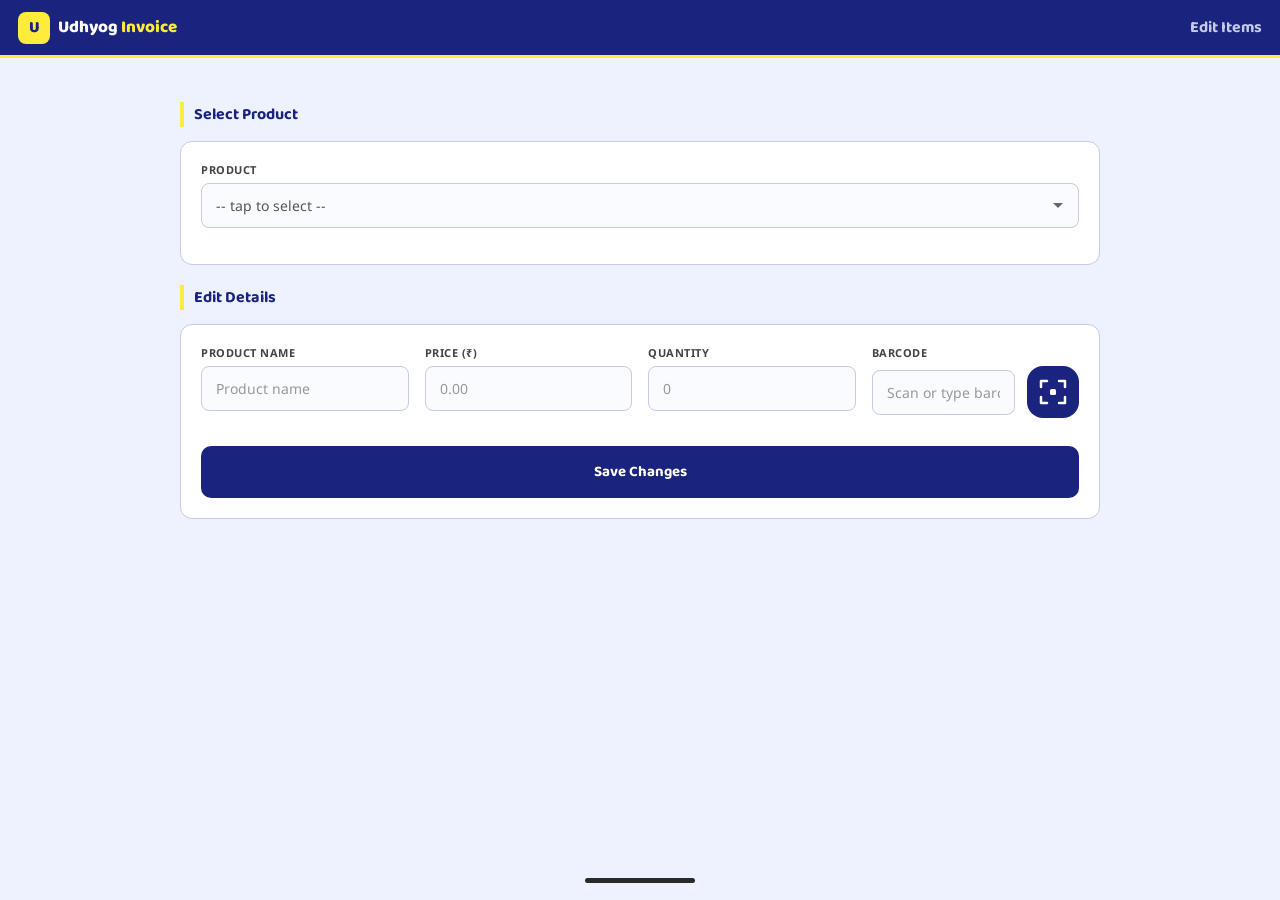
<file: features/edit-items.html>
<!DOCTYPE html>
<html lang="en">

<head>
  <meta charset="UTF-8" />
  <meta name="viewport" content="width=device-width, initial-scale=1.0" />
  <title>Edit Items - Udhyog Invoice</title>
  <link rel="preconnect" href="https://fonts.googleapis.com">
  <link rel="preconnect" href="https://fonts.gstatic.com" crossorigin>
  <link
    href="https://fonts.googleapis.com/css2?family=Baloo+2:wght@400;500;600;700;800&family=Noto+Sans:ital,wght@0,300;0,400;0,500;0,600;1,400&display=swap"
    rel="stylesheet">
  <style>
    * {
      margin: 0;
      padding: 0;
      box-sizing: border-box;
    }

    body {
      font-family: 'Noto Sans', Arial, sans-serif;
      background: #eef2ff;
      color: #222;
      min-height: 100vh;
      display: flex;
      flex-direction: column;
    }

    /* TOP BAR */
    .topbar {
      display: flex;
      align-items: center;
      justify-content: space-between;
      padding: 0 18px;
      height: 58px;
      background: #1a237e;
      border-bottom: 3px solid #ffeb3b;
    }

    .topbar .logo {
      display: flex;
      align-items: center;
      gap: 8px;
      text-decoration: none;
    }

    .topbar .logo-icon {
      width: 32px;
      height: 32px;
      background: #ffeb3b;
      color: #1a237e;
      font-family: 'Baloo 2', cursive;
      font-weight: 800;
      font-size: 16px;
      border-radius: 8px;
      display: flex;
      align-items: center;
      justify-content: center;
    }

    .topbar .logo-text {
      font-family: 'Baloo 2', cursive;
      font-weight: 800;
      font-size: 17px;
      color: #fff;
    }

    .topbar .logo-text .accent {
      color: #ffeb3b;
    }

    .topbar h1 {
      font-family: 'Baloo 2', cursive;
      font-size: 16px;
      font-weight: 700;
      color: #c5cae9;
    }

    /* FORM AREA */
    .form-area {
      max-width: 960px;
      margin: 0 auto;
      padding: 24px 20px 40px;
      flex: 1;
    }

    .section-title {
      font-family: 'Baloo 2', cursive;
      font-size: 16px;
      font-weight: 700;
      color: #1a237e;
      border-left: 4px solid #ffeb3b;
      padding-left: 10px;
      margin: 20px 0 14px;
    }

    .card {
      background: #fff;
      border: 1.5px solid #c5cae9;
      border-radius: 12px;
      padding: 20px;
      margin-bottom: 20px;
    }

    /* MSG BOX */
    .msg-box {
      padding: 12px 16px;
      border-radius: 10px;
      font-size: 13px;
      font-weight: bold;
      margin-bottom: 18px;
      display: none;
    }

    .msg-box.success {
      background: #e8f5e9;
      color: #2e7d32;
      border: 1px solid #a5d6a7;
    }

    .msg-box.error {
      background: #ffebee;
      color: #c62828;
      border: 1px solid #ef9a9a;
    }

    /* FIELD GROUP */
    .field-group {
      margin-bottom: 22px;
    }

    .field-group label {
      display: block;
      font-size: 11px;
      font-weight: 700;
      color: #444;
      text-transform: uppercase;
      letter-spacing: .5px;
      margin-bottom: 6px;
    }

    .field-group input,
    .field-group select {
      width: 100%;
      background: #fafbff;
      border: 1.5px solid #c5cae9;
      border-radius: 8px;
      padding: 12px 14px;
      font-size: 14px;
      color: #222;
      font-family: 'Noto Sans', sans-serif;
      outline: none;
      transition: border .2s;
    }

    .field-group select {
      color: #555;
      cursor: pointer;
      appearance: none;
      -webkit-appearance: none;
      background-image: url("data:image/svg+xml,%3Csvg xmlns='http://www.w3.org/2000/svg' width='12' height='12' viewBox='0 0 12 12'%3E%3Cpath fill='%23666' d='M6 8L1 3h10z'/%3E%3C/svg%3E");
      background-repeat: no-repeat;
      background-position: right 14px center;
      background-color: #fafbff;
      padding-right: 36px;
    }

    .field-group select option {
      background: #fff;
      color: #222;
    }

    .field-group input::placeholder {
      color: #999;
    }

    .field-group input:focus {
      border-color: #1a237e;
      background: #fff;
    }

    .field-group select:focus {
      border-color: #1a237e;
      background: #fff;
      color: #222;
    }

    /* FORM ROW GRID */
    .form-row {
      display: grid;
      gap: 16px;
      margin-bottom: 16px;
    }
    .form-row.c4 { grid-template-columns: repeat(4, 1fr); }
    .form-row.c3 { grid-template-columns: repeat(3, 1fr); }
    .form-row.c2 { grid-template-columns: repeat(2, 1fr); }

    @media (max-width: 768px) {
      .form-row.c4, .form-row.c3, .form-row.c2 {
        grid-template-columns: 1fr;
      }
    }

    .field-group select:focus {
      border-color: #1a237e;
      background: #fff;
      color: #222;
    }

    /* SECTION SUB LABEL */
    .section-label {
      font-size: 14px;
      color: #777;
      margin-bottom: 22px;
      margin-top: -8px;
    }

    /* BARCODE ROW */
    .barcode-row {
      display: flex;
      align-items: center;
      gap: 12px;
    }

    .barcode-row input {
      flex: 1;
      background: #fafbff;
      border: 1.5px solid #c5cae9;
      border-radius: 8px;
      padding: 12px 14px;
      font-size: 14px;
      color: #222;
      font-family: 'Noto Sans', sans-serif;
      outline: none;
    }

    .barcode-row input::placeholder {
      color: #999;
    }

    .barcode-row input:focus {
      border-color: #1a237e;
      background: #fff;
    }

    .scan-btn {
      width: 52px;
      height: 52px;
      background: #1a237e;
      border: none;
      border-radius: 16px;
      display: flex;
      align-items: center;
      justify-content: center;
      cursor: pointer;
      flex-shrink: 0;
    }

    .scan-btn:hover {
      background: #283593;
    }

    .scan-btn:active {
      transform: scale(0.95);
    }

    /* SAVE BUTTON */
    .btn-save {
      width: 100%;
      background: #1a237e;
      color: white;
      border: none;
      border-radius: 10px;
      padding: 14px;
      font-size: 15px;
      font-weight: 700;
      cursor: pointer;
      font-family: 'Baloo 2', cursive;
      margin-top: 12px;
    }

    .btn-save:hover {
      background: #283593;
    }

    .btn-save:active {
      transform: scale(0.98);
    }

    /* HOME INDICATOR */
    .home-indicator {
      text-align: center;
      padding: 16px 0 12px;
    }

    .home-indicator span {
      display: inline-block;
      width: 110px;
      height: 5px;
      background: #2a2a2a;
      border-radius: 4px;
    }
  </style>
</head>

<body>

  <!-- TOP BAR -->
  <div class="topbar">
    <a href="features.html" class="logo">
      <div class="logo-icon">U</div>
      <span class="logo-text">Udhyog <span class="accent">Invoice</span></span>
    </a>
    <h1>Edit Items</h1>
  </div>

  <div class="form-area">

    <div id="msg-box" class="msg-box"></div>

    <div class="section-title">Select Product</div>
    <div class="card">
      <div class="form-row c1">
        <div class="field-group" style="margin-bottom: 0;">
          <label>Product</label>
          <select id="select-product" onchange="loadProduct()">
            <option value="">-- tap to select --</option>
          </select>
        </div>
      </div>
    </div>

    <div class="section-title">Edit Details</div>
    <div class="card">
      <div class="form-row c4">
        <div class="field-group" style="margin-bottom: 0;">
          <label>Product Name</label>
          <input type="text" id="prod-name" placeholder="Product name" />
        </div>
        <div class="field-group" style="margin-bottom: 0;">
          <label>Price (&#8377;)</label>
          <input type="number" id="prod-price" placeholder="0.00" min="0" step="0.01" />
        </div>
        <div class="field-group" style="margin-bottom: 0;">
          <label>Quantity</label>
          <input type="number" id="prod-qty" placeholder="0" min="0" />
        </div>
        <div class="field-group" style="margin-bottom: 0;">
          <label>Barcode</label>
          <div class="barcode-row">
            <input type="text" id="prod-barcode" placeholder="Scan or type barcode" />
            <button class="scan-btn" onclick="scanBarcode()">
              <svg width="28" height="28" viewBox="0 0 28 28" fill="none" xmlns="http://www.w3.org/2000/svg">
                <path d="M2 9 L2 3 L8 3" stroke="white" stroke-width="2.5" stroke-linecap="round" stroke-linejoin="round"
                  fill="none" />
                <path d="M20 3 L26 3 L26 9" stroke="white" stroke-width="2.5" stroke-linecap="round"
                  stroke-linejoin="round" fill="none" />
                <path d="M26 19 L26 25 L20 25" stroke="white" stroke-width="2.5" stroke-linecap="round"
                  stroke-linejoin="round" fill="none" />
                <path d="M8 25 L2 25 L2 19" stroke="white" stroke-width="2.5" stroke-linecap="round"
                  stroke-linejoin="round" fill="none" />
                <rect x="11" y="11" width="6" height="6" rx="1.5" fill="white" />
              </svg>
            </button>
          </div>
        </div>
      </div>

      <button class="btn-save" onclick="saveChanges()">Save Changes</button>
    </div>

  </div>

  <!-- HOME INDICATOR -->
  <div class="home-indicator"><span></span></div>

  <script>
    var products = [];
    var selectedId = null;

    window.onload = function () {
      loadFromStorage();
      populateDropdown();
    };

    function loadFromStorage() {
      products = JSON.parse(localStorage.getItem('udhyog_products') || '[]');
    }

    function populateDropdown() {
      var sel = document.getElementById('select-product');
      while (sel.options.length > 1) sel.remove(1);

      if (products.length === 0) {
        var opt = document.createElement('option');
        opt.value = '';
        opt.textContent = 'No products found — add items first';
        opt.disabled = true;
        sel.appendChild(opt);
        return;
      }

      products.forEach(function (p) {
        var opt = document.createElement('option');
        opt.value = p.id;
        opt.textContent = p.name + '  —  \u20B9' + Number(p.price).toLocaleString('en-IN');
        sel.appendChild(opt);
      });
    }

    function loadProduct() {
      var sel = document.getElementById('select-product');
      var id = parseInt(sel.value);

      if (!id) {
        clearFields();
        selectedId = null;
        return;
      }

      var p = products.find(function (x) { return x.id === id; });
      if (!p) return;

      selectedId = p.id;

      setVal('prod-name', p.name);
      setVal('prod-price', p.price);
      setVal('prod-qty', p.qty);
      setVal('prod-barcode', p.barcode === '—' ? '' : p.barcode);

      whiten(['prod-name', 'prod-price', 'prod-qty', 'prod-barcode']);
    }

    function saveChanges() {
      if (!selectedId) {
        showMsg('Please select a product first!', 'error');
        return;
      }

      var name = document.getElementById('prod-name').value.trim();
      var price = document.getElementById('prod-price').value.trim();
      var qty = document.getElementById('prod-qty').value.trim();
      var barcode = document.getElementById('prod-barcode').value.trim();

      if (!name) { showMsg('Product Name cannot be empty!', 'error'); return; }
      if (!price || isNaN(price)) { showMsg('Please enter a valid Price!', 'error'); return; }
      if (!qty || isNaN(qty)) { showMsg('Please enter a valid Quantity!', 'error'); return; }

      products = products.map(function (p) {
        if (p.id !== selectedId) return p;
        return {
          id: p.id,
          name: name,
          price: parseFloat(price),
          qty: parseInt(qty),
          barcode: barcode || '—',
          addedAt: p.addedAt,
          editedAt: new Date().toLocaleString()
        };
      });

      var original = JSON.parse(localStorage.getItem('udhyog_products') || '[]');
      try {
        localStorage.setItem('udhyog_products', JSON.stringify(products));
        populateDropdown();
        document.getElementById('select-product').value = selectedId;
        showMsg('Product updated successfully! \u2714', 'success');
      } catch (e) {
        products = original;
        showMsg('Storage Error: Unable to save changes.', 'error');
      }
    }

    function scanBarcode() {
      var fake = 'BAR' + Math.floor(Math.random() * 900000 + 100000);
      var el = document.getElementById('prod-barcode');
      el.value = fake;
      el.style.color = '#fff';
      el.focus();
    }

    function clearFields() {
      ['prod-name', 'prod-price', 'prod-qty', 'prod-barcode'].forEach(function (id) {
        document.getElementById(id).value = '';
        document.getElementById(id).style.color = '#555';
      });
    }

    function setVal(id, val) {
      document.getElementById(id).value = val;
    }

    function whiten(ids) {
      ids.forEach(function (id) {
        document.getElementById(id).style.color = '#fff';
      });
    }

    function showMsg(text, type) {
      var el = document.getElementById('msg-box');
      el.textContent = text;
      el.className = 'msg-box ' + type;
      el.style.display = 'block';
      setTimeout(function () { el.style.display = 'none'; }, 3000);
    }
  </script>

</body>

</html>
</file>
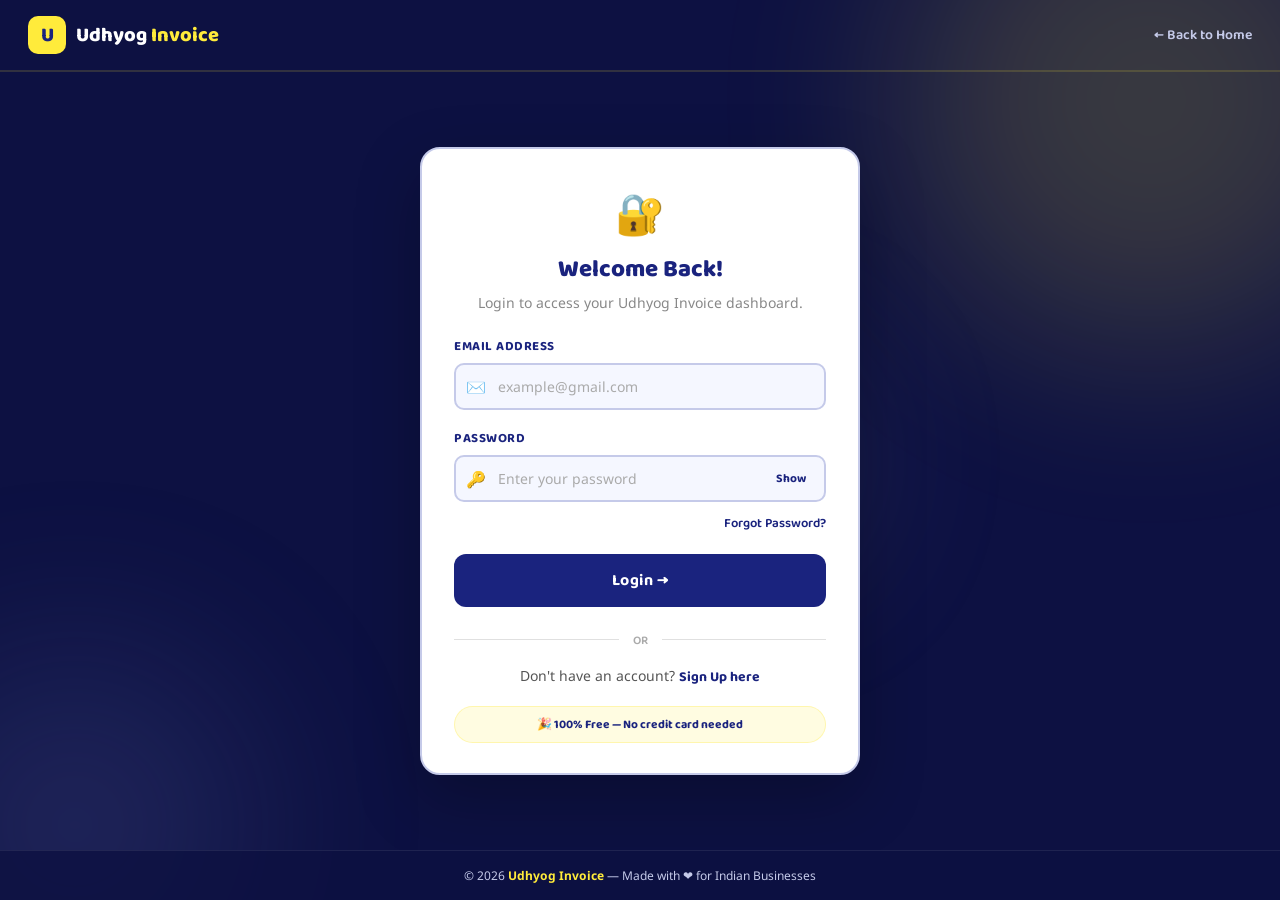
<file: features/features.html>
<!DOCTYPE html>
<html lang="en">

<head>
  <meta charset="UTF-8" />
  <meta name="viewport" content="width=device-width, initial-scale=1.0" />
  <title>Dashboard - Udhyog Invoice</title>
  <link rel="preconnect" href="https://fonts.googleapis.com">
  <link rel="preconnect" href="https://fonts.gstatic.com" crossorigin>
  <link
    href="https://fonts.googleapis.com/css2?family=Baloo+2:wght@400;500;600;700;800&family=Noto+Sans:ital,wght@0,300;0,400;0,500;0,600;1,400&display=swap"
    rel="stylesheet">
  <style>
    * {
      margin: 0;
      padding: 0;
      box-sizing: border-box;
    }

    body {
      font-family: 'Noto Sans', Arial, sans-serif;
      background: #eef2ff;
      color: #222;
      min-height: 100vh;
      display: flex;
      flex-direction: column;
    }

    /* HEADER */
    .header {
      background: #1a237e;
      padding: 14px 22px;
      display: flex;
      justify-content: space-between;
      align-items: center;
      border-bottom: 4px solid #ffeb3b;
    }

    .header .logo {
      display: flex;
      align-items: center;
      gap: 10px;
      text-decoration: none;
    }

    .header .logo-icon {
      width: 36px;
      height: 36px;
      background: #ffeb3b;
      color: #1a237e;
      font-family: 'Baloo 2', cursive;
      font-weight: 800;
      font-size: 18px;
      border-radius: 9px;
      display: flex;
      align-items: center;
      justify-content: center;
    }

    .header .logo-text {
      font-family: 'Baloo 2', cursive;
      font-weight: 800;
      font-size: 19px;
      color: #fff;
    }

    .header .logo-text .accent {
      color: #ffeb3b;
    }

    .header .logout-btn {
      background: #ffeb3b;
      color: #1a237e;
      border: none;
      padding: 8px 18px;
      border-radius: 8px;
      font-size: 13px;
      font-weight: 700;
      cursor: pointer;
      font-family: 'Baloo 2', cursive;
      transition: all 0.2s;
    }

    .header .logout-btn:hover {
      background: #fdd835;
      transform: translateY(-1px);
      box-shadow: 0 4px 12px rgba(255, 235, 59, 0.3);
    }

    /* HELLO BAR */
    .hello-bar {
      background: #1a237e;
      padding: 10px 22px 18px;
      color: white;
    }

    .hello-bar p {
      font-family: 'Baloo 2', cursive;
      font-size: 22px;
      font-weight: 800;
    }

    .hello-bar span {
      font-size: 13px;
      color: #c5cae9;
    }

    /* FEATURES SECTION */
    .features-section {
      padding: 24px 20px 30px;
      flex: 1;
    }

    .features-section h2 {
      font-family: 'Baloo 2', cursive;
      font-size: 16px;
      font-weight: 700;
      color: #1a237e;
      border-left: 4px solid #ffeb3b;
      padding-left: 10px;
      margin-bottom: 18px;
    }

    /* ACTION CARDS */
    .actions-grid {
      display: grid;
      grid-template-columns: repeat(auto-fill, minmax(240px, 1fr));
      gap: 16px;
    }

    .action-card {
      display: block;
      background: #fff;
      border: 2px solid #c5cae9;
      border-radius: 16px;
      padding: 24px 20px;
      text-decoration: none;
      color: inherit;
      position: relative;
      overflow: hidden;
      transition: all 0.25s ease;
      cursor: pointer;
    }

    .action-card::before {
      content: '';
      position: absolute;
      bottom: 0;
      left: 0;
      right: 0;
      height: 4px;
      background: linear-gradient(90deg, #1a237e, #ffeb3b);
      transform: scaleX(0);
      transition: transform 0.3s;
    }

    .action-card::after {
      content: '→';
      position: absolute;
      top: 22px;
      right: 18px;
      font-size: 20px;
      color: #c5cae9;
      transition: all 0.25s;
      font-weight: 700;
    }

    .action-card:hover {
      transform: translateY(-5px);
      box-shadow: 0 14px 40px rgba(26, 35, 126, 0.14);
      border-color: #7986cb;
    }

    .action-card:hover::before {
      transform: scaleX(1);
    }

    .action-card:hover::after {
      color: #1a237e;
      right: 14px;
    }

    .action-card:active {
      transform: scale(0.98);
    }

    .action-card.featured {
      background: #1a237e;
      border-color: #1a237e;
      color: #fff;
    }

    .action-card.featured::after {
      color: rgba(255, 235, 59, 0.4);
    }

    .action-card.featured:hover::after {
      color: #ffeb3b;
    }

    .action-card.featured h3 {
      color: #fff;
    }

    .action-card.featured p {
      color: rgba(255, 255, 255, 0.7);
    }

    .action-card.featured::before {
      background: linear-gradient(90deg, #ffeb3b, #fdd835);
    }

    .action-badge {
      display: inline-block;
      background: #ffeb3b;
      color: #1a237e;
      font-size: 11px;
      font-weight: 700;
      padding: 3px 10px;
      border-radius: 100px;
      margin-bottom: 8px;
      letter-spacing: 0.5px;
    }

    .action-icon {
      width: 52px;
      height: 52px;
      border-radius: 14px;
      display: flex;
      align-items: center;
      justify-content: center;
      font-size: 26px;
      margin-bottom: 14px;
    }

    .action-card h3 {
      font-family: 'Baloo 2', cursive;
      font-size: 17px;
      font-weight: 700;
      color: #1a237e;
      margin-bottom: 4px;
    }

    .action-card p {
      font-size: 13px;
      color: #666;
      line-height: 1.5;
    }

    /* FOOTER */
    .footer {
      background: #0d1142;
      color: #c5cae9;
      text-align: center;
      padding: 16px;
      font-size: 12px;
      border-top: 2px solid rgba(255, 235, 59, 0.15);
    }

    .footer b {
      color: #ffeb3b;
    }

    @media (max-width: 600px) {
      .actions-grid {
        grid-template-columns: 1fr;
      }
    }
  </style>
</head>

<body>

  <!-- HEADER -->
  <div class="header">
    <a href="../index.html" class="logo">
      <div class="logo-icon">U</div>
      <span class="logo-text">Udhyog <span class="accent">Invoice</span></span>
    </a>
    <button class="logout-btn" onclick="logout()">Logout</button>
  </div>

  <!-- HELLO -->
  <div class="hello-bar">
    <span id="greeting-text">Good Morning!</span>
    <p id="hello-name">Hello, Guest &#128075;</p>
  </div>

  <!-- FEATURES -->
  <div class="features-section">
    <h2>Quick Actions</h2>
    <div class="actions-grid">

      <a href="add-items.html" class="action-card">
        <div class="action-icon" style="background:#e8eaf6">📦</div>
        <h3>Add Items</h3>
        <p>Add new products & services to your inventory catalog.</p>
      </a>

      <a href="edit-items.html" class="action-card">
        <div class="action-icon" style="background:#fff3e0">✏️</div>
        <h3>Edit Items</h3>
        <p>Update prices, stock quantities & product details.</p>
      </a>

      <a href="gr.html" class="action-card">
        <div class="action-icon" style="background:#e8eaf6">🧾</div>
        <h3>Generate Invoice</h3>
        <p>Create professional GST-compliant invoices instantly.</p>
      </a>

      <a href="transaction.html" class="action-card">
        <div class="action-icon" style="background:#e0f7fa">📋</div>
        <h3>All Transactions</h3>
        <p>View complete history of all your business transactions.</p>
      </a>

      <a href="add-beneficiary.html" class="action-card">
        <div class="action-icon" style="background:#fce4ec">👥</div>
        <h3>Add Beneficiary</h3>
        <p>Add customers & suppliers to your contacts list.</p>
      </a>

      <a href="sell-summary.html" class="action-card">
        <div class="action-icon" style="background:#f3e5f5">📊</div>
        <h3>Sell Summary</h3>
        <p>View detailed sales analytics & performance reports.</p>
      </a>

      <a href="inventory.html" class="action-card">
        <div class="action-icon" style="background:#e8f5e9">🏬</div>
        <h3>Inventory</h3>
        <p>Manage stock levels, track inventory in real-time.</p>
      </a>

      <a href="purchase-item.html" class="action-card">
        <div class="action-icon" style="background:#fff8e1">🛒</div>
        <h3>Purchase Item</h3>
        <p>Record purchase entries &amp; manage supplier orders.</p>
      </a>

      <a href="sales-return.html" class="action-card">
        <div class="action-icon" style="background:#fbe9e7">🔄</div>
        <h3>Sales & Purchase Return</h3>
        <p>Process sales & purchase returns, refunds &amp; credit notes easily.</p>
      </a>

      <a href="account-book.html" class="action-card">
        <div class="action-icon" style="background:#e0f2f1">📒</div>
        <h3>Account Book</h3>
        <p>Track income, expenses &amp; maintain financial records.</p>
      </a>

    </div>
  </div>

  <!-- FOOTER -->
  <div class="footer">
    &copy; 2026 <b>Udhyog Invoice</b> &mdash; Made with &#10084; for Indian Businesses
  </div>

  <script>
    // Auth check
    var user = localStorage.getItem('udhyog_user');
    if (user) {
      document.getElementById('hello-name').textContent = 'Hello, ' + user + ' 👋';
    } else {
      window.location.href = '../login/loginnew.html';
    }

    // Dynamic greeting
    var hour = new Date().getHours();
    var greetEl = document.getElementById('greeting-text');
    if (hour < 12) greetEl.textContent = 'Good Morning!';
    else if (hour < 17) greetEl.textContent = 'Good Afternoon!';
    else greetEl.textContent = 'Good Evening!';

    // Auto-calculate balance card
    var invoices = JSON.parse(localStorage.getItem('udhyog_invoices') || '[]');
    var customers = JSON.parse(localStorage.getItem('udhyog_customers') || '[]');

    var totalRevenue = invoices.reduce(function (s, inv) { return s + (inv.total || 0); }, 0);
    document.getElementById('bal-total').innerHTML =
      '&#8377; ' + Number(totalRevenue).toLocaleString('en-IN', { minimumFractionDigits: 2 });
    document.getElementById('bal-invoices').textContent = invoices.length;

    var uniqueCust = new Set();
    invoices.forEach(function (inv) { if (inv.customer) uniqueCust.add(inv.customer.toLowerCase()); });
    document.getElementById('bal-customers').textContent = Math.max(uniqueCust.size, customers.length);

    function logout() {
      localStorage.removeItem('udhyog_user');
      window.location.href = '../login/loginnew.html';
    }
  </script>

</body>

</html>
</file>
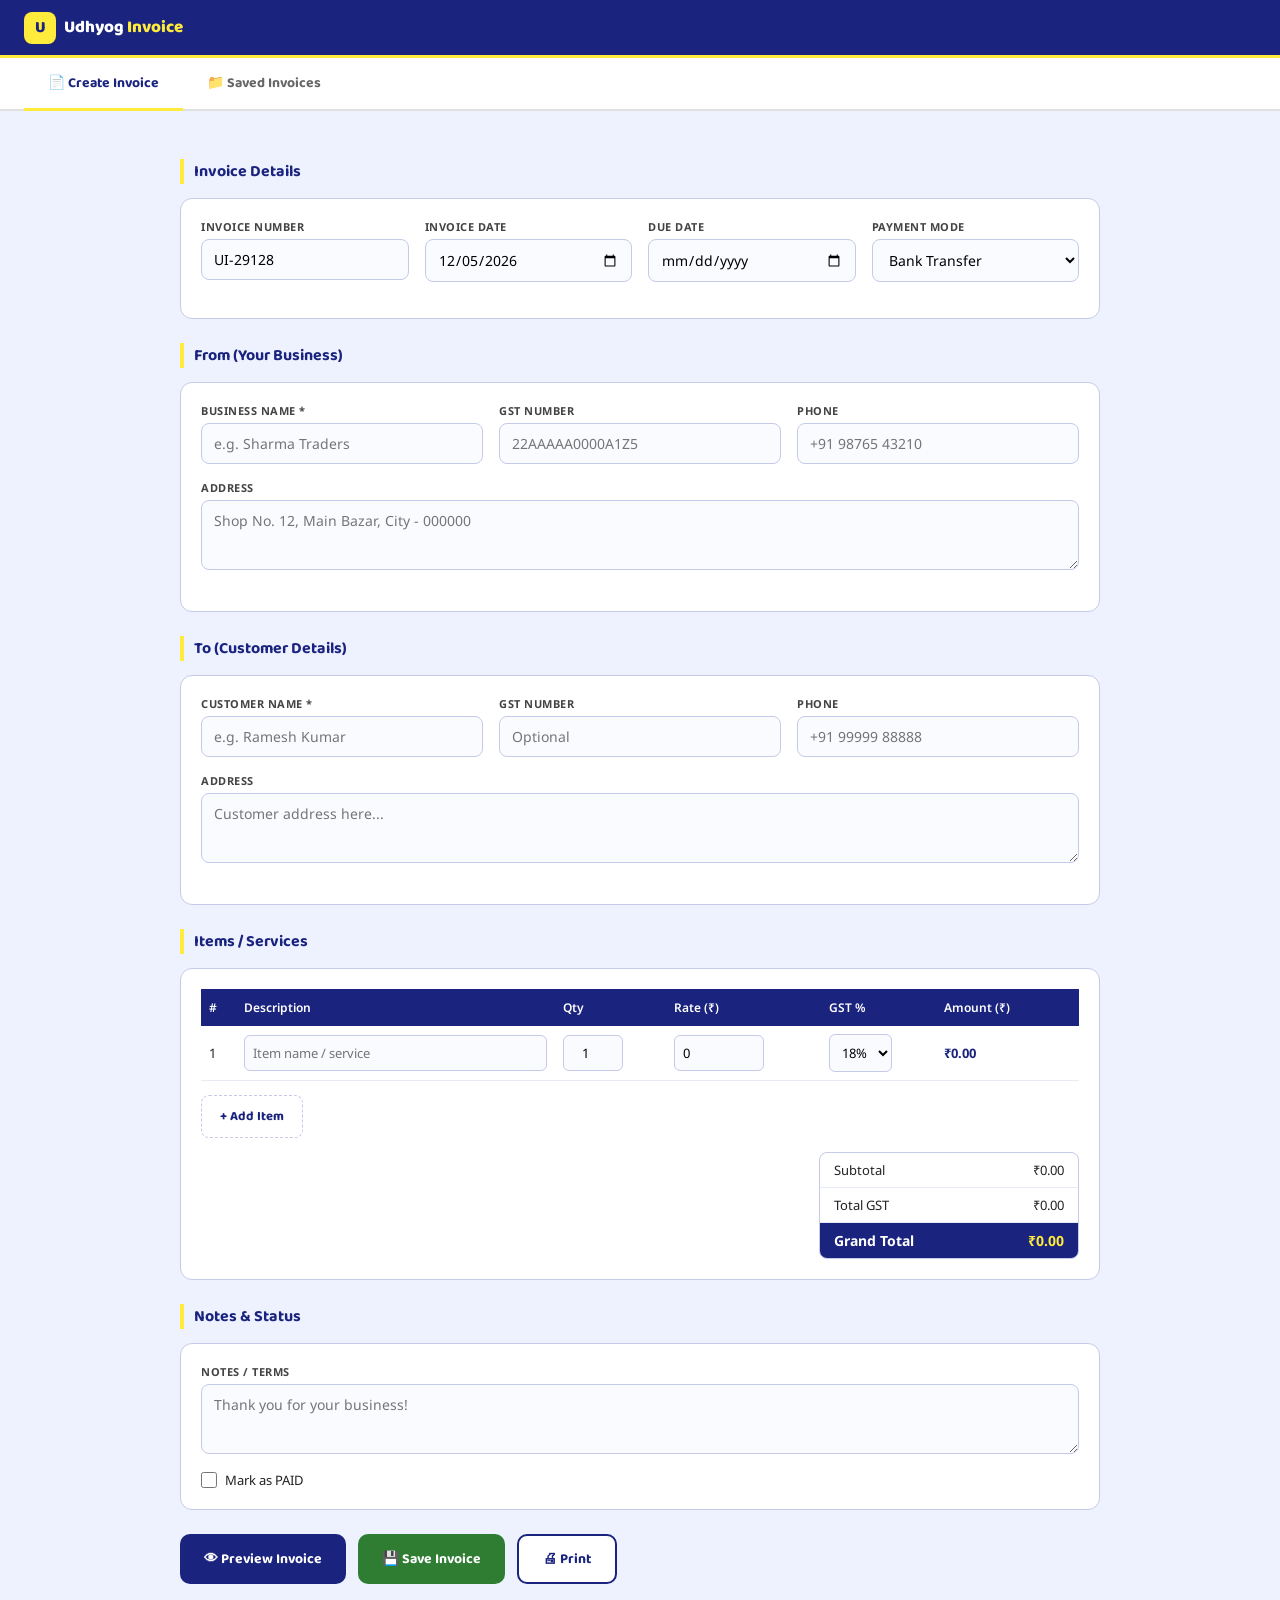
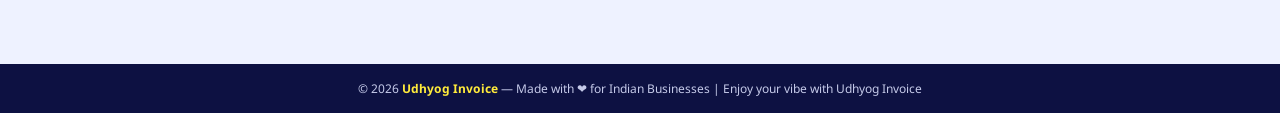
<file: features/gr.html>
<!DOCTYPE html>
<html lang="en">

<head>
  <meta charset="UTF-8" />
  <meta name="viewport" content="width=device-width,initial-scale=1.0" />
  <title>Udhyog Invoice - Smart Invoice</title>
  <link rel="preconnect" href="https://fonts.googleapis.com">
  <link
    href="https://fonts.googleapis.com/css2?family=Baloo+2:wght@400;600;700;800&family=Noto+Sans:wght@300;400;500;600&display=swap"
    rel="stylesheet">
  <style>
    * {
      margin: 0;
      padding: 0;
      box-sizing: border-box
    }

    body {
      font-family: 'Noto Sans', Arial, sans-serif;
      background: #eef2ff;
      color: #222;
      min-height: 100vh
    }

    /* NAV */
    .topbar {
      display: flex;
      align-items: center;
      justify-content: space-between;
      padding: 0 24px;
      height: 58px;
      background: #1a237e;
      border-bottom: 3px solid #ffeb3b
    }

    .topbar .logo {
      display: flex;
      align-items: center;
      gap: 8px;
      text-decoration: none
    }

    .topbar .logo-icon {
      width: 32px;
      height: 32px;
      background: #ffeb3b;
      color: #1a237e;
      font-family: 'Baloo 2', cursive;
      font-weight: 800;
      font-size: 16px;
      border-radius: 8px;
      display: flex;
      align-items: center;
      justify-content: center
    }

    .topbar .logo-text {
      font-family: 'Baloo 2', cursive;
      font-weight: 800;
      font-size: 17px;
      color: #fff
    }

    .topbar .logo-text .accent {
      color: #ffeb3b
    }

    /* TABS */
    .tabs {
      display: flex;
      gap: 0;
      background: #fff;
      border-bottom: 2px solid #e0e0e0;
      padding: 0 24px
    }

    .tab-btn {
      padding: 14px 24px;
      border: none;
      background: none;
      font-family: 'Baloo 2', cursive;
      font-size: 14px;
      font-weight: 700;
      color: #666;
      cursor: pointer;
      border-bottom: 3px solid transparent;
      margin-bottom: -2px
    }

    .tab-btn.active {
      color: #1a237e;
      border-bottom-color: #ffeb3b
    }

    .tab-btn:hover {
      color: #1a237e
    }

    .tab-content {
      display: none
    }

    .tab-content.active {
      display: block
    }

    /* CONTAINER */
    .container {
      max-width: 960px;
      margin: 0 auto;
      padding: 24px 20px 40px
    }

    /* SECTION */
    .section-title {
      font-family: 'Baloo 2', cursive;
      font-size: 16px;
      font-weight: 700;
      color: #1a237e;
      border-left: 4px solid #ffeb3b;
      padding-left: 10px;
      margin: 24px 0 14px
    }

    .card {
      background: #fff;
      border: 1.5px solid #c5cae9;
      border-radius: 12px;
      padding: 20px;
      margin-bottom: 20px
    }

    /* FORM GRID */
    .form-row {
      display: grid;
      gap: 16px;
      margin-bottom: 16px
    }

    .form-row.c4 {
      grid-template-columns: repeat(4, 1fr)
    }

    .form-row.c3 {
      grid-template-columns: repeat(3, 1fr)
    }

    .form-row.c1 {
      grid-template-columns: 1fr
    }

    .fg label {
      display: block;
      font-size: 11px;
      font-weight: 700;
      color: #444;
      text-transform: uppercase;
      letter-spacing: .5px;
      margin-bottom: 5px
    }

    .fg input,
    .fg select,
    .fg textarea {
      width: 100%;
      border: 1.5px solid #c5cae9;
      border-radius: 8px;
      padding: 10px 12px;
      font-size: 14px;
      font-family: 'Noto Sans', sans-serif;
      background: #fafbff;
      outline: none;
      transition: border .2s
    }

    .fg input:focus,
    .fg select:focus,
    .fg textarea:focus {
      border-color: #1a237e;
      background: #fff
    }

    .fg textarea {
      resize: vertical;
      min-height: 70px
    }

    /* ITEMS TABLE */
    .items-table {
      width: 100%;
      border-collapse: collapse;
      font-size: 13px;
      margin-bottom: 14px
    }

    .items-table th {
      background: #1a237e;
      color: #fff;
      padding: 10px 8px;
      text-align: left;
      font-size: 12px;
      font-weight: 600
    }

    .items-table td {
      padding: 8px;
      border-bottom: 1px solid #e8eaf6
    }

    .items-table input,
    .items-table select {
      border: 1px solid #c5cae9;
      border-radius: 6px;
      padding: 8px;
      font-size: 13px;
      background: #fafbff;
      font-family: 'Noto Sans', sans-serif;
      outline: none
    }

    .items-table input:focus,
    .items-table select:focus {
      border-color: #1a237e
    }

    .items-table .desc-input {
      width: 100%;
      min-width: 160px
    }

    .items-table .sm-input {
      width: 60px;
      text-align: center
    }

    .items-table .md-input {
      width: 90px
    }

    .amt-cell {
      font-weight: 700;
      color: #1a237e;
      white-space: nowrap
    }

    .remove-row {
      background: none;
      border: none;
      color: #f44336;
      font-size: 18px;
      cursor: pointer;
      padding: 4px
    }

    .remove-row:hover {
      color: #d32f2f
    }

    /* ADD ITEM */
    .btn-add-item {
      background: #fff;
      border: 1.5px dashed #c5cae9;
      border-radius: 8px;
      padding: 10px 18px;
      font-size: 13px;
      font-weight: 700;
      color: #1a237e;
      cursor: pointer;
      font-family: 'Baloo 2', cursive
    }

    .btn-add-item:hover {
      background: #e8eaf6;
      border-color: #1a237e
    }

    /* TOTALS */
    .totals-wrap {
      display: flex;
      justify-content: flex-end;
      margin-top: 14px
    }

    .totals {
      min-width: 260px;
      border: 1.5px solid #c5cae9;
      border-radius: 8px;
      overflow: hidden
    }

    .tot-row {
      display: flex;
      justify-content: space-between;
      padding: 8px 14px;
      font-size: 13px;
      border-bottom: 1px solid #e8eaf6
    }

    .tot-row:last-child {
      background: #1a237e;
      color: #fff;
      font-weight: 700;
      font-size: 14px;
      border: none
    }

    .tot-row:last-child .tot-val {
      color: #ffeb3b
    }

    /* NOTES */
    .check-row {
      display: flex;
      align-items: center;
      gap: 8px;
      margin-top: 12px;
      font-size: 13px
    }

    .check-row input {
      width: 16px;
      height: 16px
    }

    /* BOTTOM BTNS */
    .bottom-btns {
      display: flex;
      gap: 12px;
      margin-top: 24px;
      flex-wrap: wrap
    }

    .btn {
      padding: 12px 24px;
      border-radius: 10px;
      font-size: 14px;
      font-weight: 700;
      cursor: pointer;
      font-family: 'Baloo 2', cursive;
      border: none;
      transition: all .2s
    }

    .btn-navy {
      background: #1a237e;
      color: #fff
    }

    .btn-navy:hover {
      background: #283593
    }

    .btn-green {
      background: #2e7d32;
      color: #fff
    }

    .btn-green:hover {
      background: #1b5e20
    }

    .btn-outline {
      background: #fff;
      color: #1a237e;
      border: 2px solid #1a237e
    }

    .btn-outline:hover {
      background: #e8eaf6
    }

    /* FOOTER */
    .footer {
      background: #0d1142;
      color: #c5cae9;
      text-align: center;
      padding: 16px;
      font-size: 12px;
      margin-top: 40px
    }

    .footer b {
      color: #ffeb3b
    }

    /* SAVED LIST */
    .inv-list-item {
      background: #fff;
      border: 1.5px solid #c5cae9;
      border-radius: 10px;
      padding: 14px 18px;
      margin-bottom: 10px;
      display: flex;
      justify-content: space-between;
      align-items: center;
      cursor: pointer;
      transition: all .15s
    }

    .inv-list-item:hover {
      border-color: #7986cb;
      box-shadow: 0 4px 16px rgba(26, 35, 126, .08)
    }

    .inv-id {
      font-weight: 700;
      color: #1a237e;
      font-size: 14px
    }

    .inv-cust {
      font-size: 13px;
      color: #555;
      margin-top: 2px
    }

    .inv-amt {
      font-family: 'Baloo 2', cursive;
      font-size: 16px;
      font-weight: 700;
      color: #1a237e
    }

    .inv-date {
      font-size: 11px;
      color: #999;
      margin-top: 2px
    }

    .empty-state {
      text-align: center;
      padding: 40px 20px;
      color: #999;
      font-size: 14px
    }

    /* OVERLAY */
    .overlay {
      display: none;
      position: fixed;
      inset: 0;
      background: rgba(0, 0, 0, .85);
      z-index: 999;
      overflow-y: auto;
      padding: 20px
    }

    .overlay.show {
      display: block
    }

    .inv-card {
      background: #fff;
      color: #222;
      border-radius: 14px;
      padding: 24px;
      max-width: 500px;
      margin: 0 auto;
      font-size: 13px
    }

    .inv-head {
      display: flex;
      justify-content: space-between;
      border-bottom: 2px solid #1a237e;
      padding-bottom: 12px;
      margin-bottom: 14px
    }

    .inv-biz {
      font-size: 17px;
      font-weight: 700;
      color: #1a237e
    }

    .inv-lbl {
      font-size: 20px;
      font-weight: 700;
      color: #1a237e;
      text-align: right
    }

    .inv-meta {
      font-size: 11px;
      color: #777;
      text-align: right
    }

    .inv-tbl {
      width: 100%;
      border-collapse: collapse;
      margin-bottom: 12px
    }

    .inv-tbl th {
      background: #1a237e;
      color: #fff;
      padding: 7px 8px;
      text-align: left;
      font-size: 11px
    }

    .inv-tbl td {
      padding: 6px 8px;
      border-bottom: 1px solid #eee;
      font-size: 12px
    }

    .inv-tots {
      max-width: 200px;
      margin-left: auto;
      border: 1px solid #c5cae9;
      border-radius: 5px;
      overflow: hidden
    }

    .inv-tot-r {
      display: flex;
      justify-content: space-between;
      padding: 5px 10px;
      border-bottom: 1px solid #eee;
      font-size: 12px
    }

    .inv-tot-r:last-child {
      background: #1a237e;
      color: #fff;
      font-weight: 700;
      font-size: 13px;
      border: none
    }

    .inv-foot {
      margin-top: 12px;
      text-align: center;
      font-size: 11px;
      color: #bbb;
      border-top: 1px dashed #ddd;
      padding-top: 10px
    }

    .overlay-btns {
      display: flex;
      gap: 12px;
      margin-top: 16px;
      max-width: 500px;
      margin-left: auto;
      margin-right: auto
    }

    .overlay-btns button {
      flex: 1;
      padding: 12px;
      border-radius: 10px;
      font-size: 14px;
      font-weight: 700;
      cursor: pointer;
      border: none;
      font-family: 'Baloo 2', cursive
    }

    @media(max-width:700px) {

      .form-row.c4,
      .form-row.c3 {
        grid-template-columns: 1fr 1fr
      }

      .items-table {
        font-size: 12px
      }
    }

    @media(max-width:480px) {

      .form-row.c4,
      .form-row.c3 {
        grid-template-columns: 1fr
      }
    }

    @media print {
      body * {
        visibility: hidden
      }

      .inv-card,
      .inv-card * {
        visibility: visible
      }

      .inv-card {
        position: fixed;
        top: 0;
        left: 0;
        width: 100%;
        border-radius: 0
      }
    }
  </style>
</head>

<body>
  <div class="topbar">
    <a href="features.html" class="logo">
      <div class="logo-icon">U</div><span class="logo-text">Udhyog <span class="accent">Invoice</span></span>
    </a>
  </div>

  <div class="tabs">
    <button class="tab-btn active" onclick="switchTab('create')">📄 Create Invoice</button>
    <button class="tab-btn" onclick="switchTab('saved')">📁 Saved Invoices</button>
  </div>

  <!-- OVERLAY -->
  <div class="overlay" id="overlay">
    <div class="inv-card" id="inv-card"></div>
    <div class="overlay-btns">
      <button style="background:#333;color:#fff" onclick="closeOverlay()">← Close</button>
      <button style="background:#1a237e;color:#fff" onclick="window.print()">🖨 Print</button>
    </div>
  </div>

  <!-- CREATE TAB -->
  <div class="tab-content active" id="tab-create">
    <div class="container">

      <div class="section-title">Invoice Details</div>
      <div class="card">
        <div class="form-row c4">
          <div class="fg"><label>Invoice Number</label><input type="text" id="inv-no" readonly /></div>
          <div class="fg"><label>Invoice Date</label><input type="date" id="inv-date" /></div>
          <div class="fg"><label>Due Date</label><input type="date" id="due-date" /></div>
          <div class="fg"><label>Payment Mode</label>
            <select id="pay-mode">
              <option>Bank Transfer</option>
              <option>Cash</option>
              <option>UPI</option>
              <option>Cheque</option>
              <option>Credit</option>
            </select>
          </div>
        </div>
      </div>

      <div class="section-title">From (Your Business)</div>
      <div class="card">
        <div class="form-row c3">
          <div class="fg"><label>Business Name *</label><input type="text" id="biz-name"
              placeholder="e.g. Sharma Traders" /></div>
          <div class="fg"><label>GST Number</label><input type="text" id="biz-gst" placeholder="22AAAAA0000A1Z5" />
          </div>
          <div class="fg"><label>Phone</label><input type="text" id="biz-phone" placeholder="+91 98765 43210" /></div>
        </div>
        <div class="form-row c1">
          <div class="fg"><label>Address</label><textarea id="biz-addr"
              placeholder="Shop No. 12, Main Bazar, City - 000000"></textarea></div>
        </div>
      </div>

      <div class="section-title">To (Customer Details)</div>
      <div class="card">
        <div class="form-row c3">
          <div class="fg"><label>Customer Name *</label><input type="text" id="cust-name"
              placeholder="e.g. Ramesh Kumar" /></div>
          <div class="fg"><label>GST Number</label><input type="text" id="cust-gst" placeholder="Optional" /></div>
          <div class="fg"><label>Phone</label><input type="text" id="cust-phone" placeholder="+91 99999 88888" /></div>
        </div>
        <div class="form-row c1">
          <div class="fg"><label>Address</label><textarea id="cust-addr"
              placeholder="Customer address here..."></textarea></div>
        </div>
      </div>

      <div class="section-title">Items / Services</div>
      <div class="card">
        <table class="items-table">
          <thead>
            <tr>
              <th>#</th>
              <th>Description</th>
              <th>Qty</th>
              <th>Rate (₹)</th>
              <th>GST %</th>
              <th>Amount (₹)</th>
              <th></th>
            </tr>
          </thead>
          <tbody id="item-rows"></tbody>
        </table>
        <button class="btn-add-item" onclick="addItemRow()">+ Add Item</button>
        <div class="totals-wrap">
          <div class="totals">
            <div class="tot-row"><span>Subtotal</span><span class="tot-val" id="t-sub">₹0.00</span></div>
            <div class="tot-row" id="tr-cgst" style="display:none"><span id="tl-cgst">CGST</span><span class="tot-val"
                id="t-cgst">₹0.00</span></div>
            <div class="tot-row" id="tr-sgst" style="display:none"><span id="tl-sgst">SGST</span><span class="tot-val"
                id="t-sgst">₹0.00</span></div>
            <div class="tot-row"><span>Total GST</span><span class="tot-val" id="t-tax">₹0.00</span></div>
            <div class="tot-row"><span>Grand Total</span><span class="tot-val" id="t-grand">₹0.00</span></div>
          </div>
        </div>
      </div>

      <div class="section-title">Notes & Status</div>
      <div class="card">
        <div class="fg"><label>Notes / Terms</label><textarea id="inv-notes"
            placeholder="Thank you for your business!"></textarea></div>
        <div class="check-row"><input type="checkbox" id="mark-paid" /><label for="mark-paid">Mark as PAID</label></div>
      </div>

      <div class="bottom-btns">
        <button class="btn btn-navy" onclick="previewInvoice()">👁 Preview Invoice</button>
        <button class="btn btn-green" onclick="generateInvoice()">💾 Save Invoice</button>
        <button class="btn btn-outline" onclick="previewInvoice();setTimeout(function(){window.print()},500)">🖨
          Print</button>
      </div>

    </div>
  </div>

  <!-- SAVED TAB -->
  <div class="tab-content" id="tab-saved">
    <div class="container">
      <div class="section-title">Saved Invoices</div>
      <div id="saved-list"></div>
    </div>
  </div>

  <div class="footer">&copy; 2026 <b>Udhyog Invoice</b> &mdash; Made with ❤ for Indian Businesses | Enjoy your vibe with
    Udhyog Invoice</div>

  <script>
    var products = JSON.parse(localStorage.getItem('udhyog_products') || '[]');
    var rowCount = 0;
    function fmt(n) { return Number(n || 0).toLocaleString('en-IN', { minimumFractionDigits: 2 }) }
    function esc(s) { return (s || '').replace(/&/g, '&amp;').replace(/</g, '&lt;').replace(/>/g, '&gt;') }

    window.onload = function () {
      document.getElementById('inv-no').value = 'UI-' + Math.floor(Math.random() * 90000 + 10000);
      document.getElementById('inv-date').value = new Date().toISOString().split('T')[0];
      var b = localStorage.getItem('udhyog_user') || '';
      if (b) document.getElementById('biz-name').value = b;
      addItemRow();
      renderSaved();
    };

    function switchTab(t) {
      document.querySelectorAll('.tab-btn').forEach(function (b) { b.classList.remove('active') });
      document.querySelectorAll('.tab-content').forEach(function (c) { c.classList.remove('active') });
      if (t === 'create') { document.querySelector('.tab-btn:nth-child(1)').classList.add('active'); document.getElementById('tab-create').classList.add('active') }
      else { document.querySelector('.tab-btn:nth-child(2)').classList.add('active'); document.getElementById('tab-saved').classList.add('active'); renderSaved() }
    }

    function addItemRow() {
      rowCount++;
      var tr = document.createElement('tr'); tr.id = 'irow-' + rowCount;
      tr.innerHTML = '<td>' + rowCount + '</td>' +
        '<td><input class="desc-input" type="text" placeholder="Item name / service" id="desc-' + rowCount + '"/></td>' +
        '<td><input class="sm-input" type="number" value="1" min="1" id="qty-' + rowCount + '" oninput="calcTotals()"/></td>' +
        '<td><input class="md-input" type="number" value="0" step="0.01" min="0" id="rate-' + rowCount + '" oninput="calcTotals()"/></td>' +
        '<td><select id="gst-' + rowCount + '" onchange="calcTotals()"><option value="0">0%</option><option value="5">5%</option><option value="12">12%</option><option value="18" selected>18%</option><option value="28">28%</option></select></td>' +
        '<td class="amt-cell" id="amt-' + rowCount + '">₹0.00</td>' +
        (rowCount > 1 ? '<td><button class="remove-row" onclick="removeRow(' + rowCount + ')">&times;</button></td>' : '<td></td>');
      document.getElementById('item-rows').appendChild(tr);
    }
    function removeRow(n) { var el = document.getElementById('irow-' + n); if (el) el.remove(); calcTotals() }

    function calcTotals() {
      var rows = document.querySelectorAll('#item-rows tr');
      var sub = 0, tax = 0;
      var slabs = {};
      rows.forEach(function (r) {
        var n = r.id.replace('irow-', '');
        var q = parseFloat(document.getElementById('qty-' + n)?.value) || 0;
        var rate = parseFloat(document.getElementById('rate-' + n)?.value) || 0;
        var gst = parseFloat(document.getElementById('gst-' + n)?.value) || 0;
        var lineTotal = q * rate;
        var lineTax = lineTotal * (gst / 100);
        sub += lineTotal; tax += lineTax;
        if (gst > 0) { slabs[gst] = (slabs[gst] || 0) + lineTax; }
        var amtEl = document.getElementById('amt-' + n);
        if (amtEl) amtEl.textContent = '₹' + fmt(lineTotal + lineTax);
      });
      document.getElementById('t-sub').textContent = '₹' + fmt(sub);
      var cgst = tax / 2, sgst = tax / 2;
      var cgstLabel = 'CGST', sgstLabel = 'SGST';
      var slabKeys = Object.keys(slabs);
      if (slabKeys.length === 1) {
        var s = slabKeys[0];
        cgstLabel = 'CGST (' + (s / 2) + '%)';
        sgstLabel = 'SGST (' + (s / 2) + '%)';
      } else if (slabKeys.length > 1) {
        cgstLabel = 'CGST (mixed)';
        sgstLabel = 'SGST (mixed)';
      }
      var show = tax > 0;
      document.getElementById('tr-cgst').style.display = show ? '' : 'none';
      document.getElementById('tr-sgst').style.display = show ? '' : 'none';
      document.getElementById('tl-cgst').textContent = cgstLabel;
      document.getElementById('tl-sgst').textContent = sgstLabel;
      document.getElementById('t-cgst').textContent = '₹' + fmt(cgst);
      document.getElementById('t-sgst').textContent = '₹' + fmt(sgst);
      document.getElementById('t-tax').textContent = '₹' + fmt(tax);
      document.getElementById('t-grand').textContent = '₹' + fmt(sub + tax);
    }

    function collectData() {
      var items = [];
      document.querySelectorAll('#item-rows tr').forEach(function (r) {
        var n = r.id.replace('irow-', '');
        var desc = document.getElementById('desc-' + n)?.value?.trim() || '';
        var q = parseFloat(document.getElementById('qty-' + n)?.value) || 0;
        var rate = parseFloat(document.getElementById('rate-' + n)?.value) || 0;
        var gst = parseFloat(document.getElementById('gst-' + n)?.value) || 0;
        if (desc && rate > 0) items.push({ name: desc, qty: q, price: rate, gst: gst, total: q * rate * (1 + gst / 100) });
      });
      return {
        invNo: document.getElementById('inv-no').value,
        invDate: document.getElementById('inv-date').value,
        dueDate: document.getElementById('due-date').value,
        payMode: document.getElementById('pay-mode').value,
        bizName: document.getElementById('biz-name').value.trim(),
        bizGst: document.getElementById('biz-gst').value.trim(),
        bizPhone: document.getElementById('biz-phone').value.trim(),
        bizAddr: document.getElementById('biz-addr').value.trim(),
        custName: document.getElementById('cust-name').value.trim(),
        custGst: document.getElementById('cust-gst').value.trim(),
        custPhone: document.getElementById('cust-phone').value.trim(),
        custAddr: document.getElementById('cust-addr').value.trim(),
        notes: document.getElementById('inv-notes').value.trim(),
        paid: document.getElementById('mark-paid').checked,
        items: items
      };
    }

    function buildHTML(d) {
      var sub = d.items.reduce(function (s, i) { return s + i.qty * i.price }, 0);
      var tax = d.items.reduce(function (s, i) { return s + i.qty * i.price * (i.gst / 100) }, 0);
      var grand = sub + tax;
      var slabs = {};
      d.items.forEach(function (it) { if (it.gst > 0) slabs[it.gst] = true; });
      var slabKeys = Object.keys(slabs);
      var cgstLbl = 'CGST', sgstLbl = 'SGST';
      if (slabKeys.length === 1) {
        cgstLbl = 'CGST (' + (slabKeys[0] / 2) + '%)';
        sgstLbl = 'SGST (' + (slabKeys[0] / 2) + '%)';
      } else if (slabKeys.length > 1) {
        cgstLbl = 'CGST (mixed)';
        sgstLbl = 'SGST (mixed)';
      }
      var rows = d.items.map(function (it, i) { return '<tr><td>' + (i + 1) + '</td><td>' + esc(it.name) + '</td><td>' + it.qty + '</td><td>₹' + fmt(it.price) + '</td><td>₹' + fmt(it.qty * it.price) + '</td></tr>' }).join('');
      return '<div class="inv-head"><div><div class="inv-biz">🏭 ' + esc(d.bizName || 'Business') + '</div><div style="font-size:11px;color:#777">' + esc(d.bizAddr) + '</div>' + (d.bizGst ? '<div style="font-size:11px;color:#777">GST: ' + esc(d.bizGst) + '</div>' : '') + '</div><div><div class="inv-lbl">INVOICE</div><div class="inv-meta">No: ' + esc(d.invNo) + '</div><div class="inv-meta">Date: ' + d.invDate + '</div>' + (d.dueDate ? '<div class="inv-meta">Due: ' + d.dueDate + '</div>' : '') + '</div></div>' +
        '<div style="margin-bottom:14px"><h4 style="font-size:10px;text-transform:uppercase;color:#999;margin-bottom:3px">Bill To</h4><p style="font-size:14px;font-weight:700">' + esc(d.custName) + '</p>' + (d.custAddr ? '<p style="font-size:12px;color:#666">' + esc(d.custAddr) + '</p>' : '') + (d.custGst ? '<p style="font-size:11px;color:#777">GST: ' + esc(d.custGst) + '</p>' : '') + '</div>' +
        '<table class="inv-tbl"><thead><tr><th>#</th><th>Item</th><th>Qty</th><th>Rate</th><th>Amount</th></tr></thead><tbody>' + rows + '</tbody></table>' +
        '<div class="inv-tots"><div class="inv-tot-r"><span>Subtotal</span><span>₹' + fmt(sub) + '</span></div><div class="inv-tot-r"><span>' + cgstLbl + '</span><span>₹' + fmt(tax / 2) + '</span></div><div class="inv-tot-r"><span>' + sgstLbl + '</span><span>₹' + fmt(tax / 2) + '</span></div><div class="inv-tot-r"><span>Total GST</span><span>₹' + fmt(tax) + '</span></div><div class="inv-tot-r"><span>Grand Total</span><span>₹' + fmt(grand) + '</span></div></div>' +
        (d.notes ? '<div style="margin-top:12px;font-size:12px;color:#666"><b>Notes:</b> ' + esc(d.notes) + '</div>' : '') +
        (d.paid ? '<div style="margin-top:8px;font-size:12px;color:#2e7d32;font-weight:700">✅ PAID</div>' : '') +
        '<div class="inv-foot">Generated by <b>Udhyog Invoice</b> — Thank you!</div>';
    }

    function previewInvoice() {
      var d = collectData();
      if (!d.custName) { alert('Please enter Customer Name!'); return }
      if (d.items.length === 0) { alert('Please add at least one item!'); return }
      document.getElementById('inv-card').innerHTML = buildHTML(d);
      document.getElementById('overlay').classList.add('show');
      document.body.style.overflow = 'hidden';
    }
    function closeOverlay() { document.getElementById('overlay').classList.remove('show'); document.body.style.overflow = '' }

    function generateInvoice() {
      var d = collectData();
      if (!d.custName) { alert('Please enter Customer Name!'); return }
      if (d.items.length === 0) { alert('Add at least one item!'); return }
      var invoices = JSON.parse(localStorage.getItem('udhyog_invoices') || '[]');
      var sub = d.items.reduce(function (s, i) { return s + i.qty * i.price }, 0);
      var tax = d.items.reduce(function (s, i) { return s + i.qty * i.price * (i.gst / 100) }, 0);
      invoices.unshift({ id: d.invNo, customer: d.custName, date: d.invDate, notes: d.notes, items: d.items, total: sub + tax, paid: d.paid, at: new Date().toLocaleString() });
      try {
        localStorage.setItem('udhyog_invoices', JSON.stringify(invoices));
        alert('Invoice saved successfully! ✔');
        document.getElementById('inv-no').value = 'UI-' + Math.floor(Math.random() * 90000 + 10000);
      } catch (e) {
        alert('Storage Error: Unable to save invoice. Storage might be full.');
      }
    }

    function renderSaved() {
      var invoices = JSON.parse(localStorage.getItem('udhyog_invoices') || '[]');
      var el = document.getElementById('saved-list');
      if (!invoices.length) { el.innerHTML = '<div class="empty-state">📄 No saved invoices yet.</div>'; return }
      el.innerHTML = invoices.map(function (inv, i) {
        return '<div class="inv-list-item" onclick="viewSaved(' + i + ')"><div><div class="inv-id">' + esc(inv.id) + '</div><div class="inv-cust">' + esc(inv.customer) + '</div><div class="inv-date">' + inv.date + '</div></div><div style="text-align:right"><div class="inv-amt">₹' + fmt(inv.total) + '</div>' + (inv.paid ? '<div style="font-size:11px;color:#2e7d32">✅ Paid</div>' : '') + '</div></div>'
      }).join('');
    }
    function viewSaved(i) {
      var invoices = JSON.parse(localStorage.getItem('udhyog_invoices') || '[]');
      var inv = invoices[i]; if (!inv) return;
      var d = { invNo: inv.id, invDate: inv.date, dueDate: '', payMode: '', bizName: localStorage.getItem('udhyog_user') || 'Business', bizGst: '', bizPhone: '', bizAddr: '', custName: inv.customer, custGst: '', custPhone: '', custAddr: '', notes: inv.notes || '', paid: inv.paid || false, items: inv.items || [] };
      document.getElementById('inv-card').innerHTML = buildHTML(d);
      document.getElementById('overlay').classList.add('show');
      document.body.style.overflow = 'hidden';
    }
  </script>
</body>

</html>
</file>
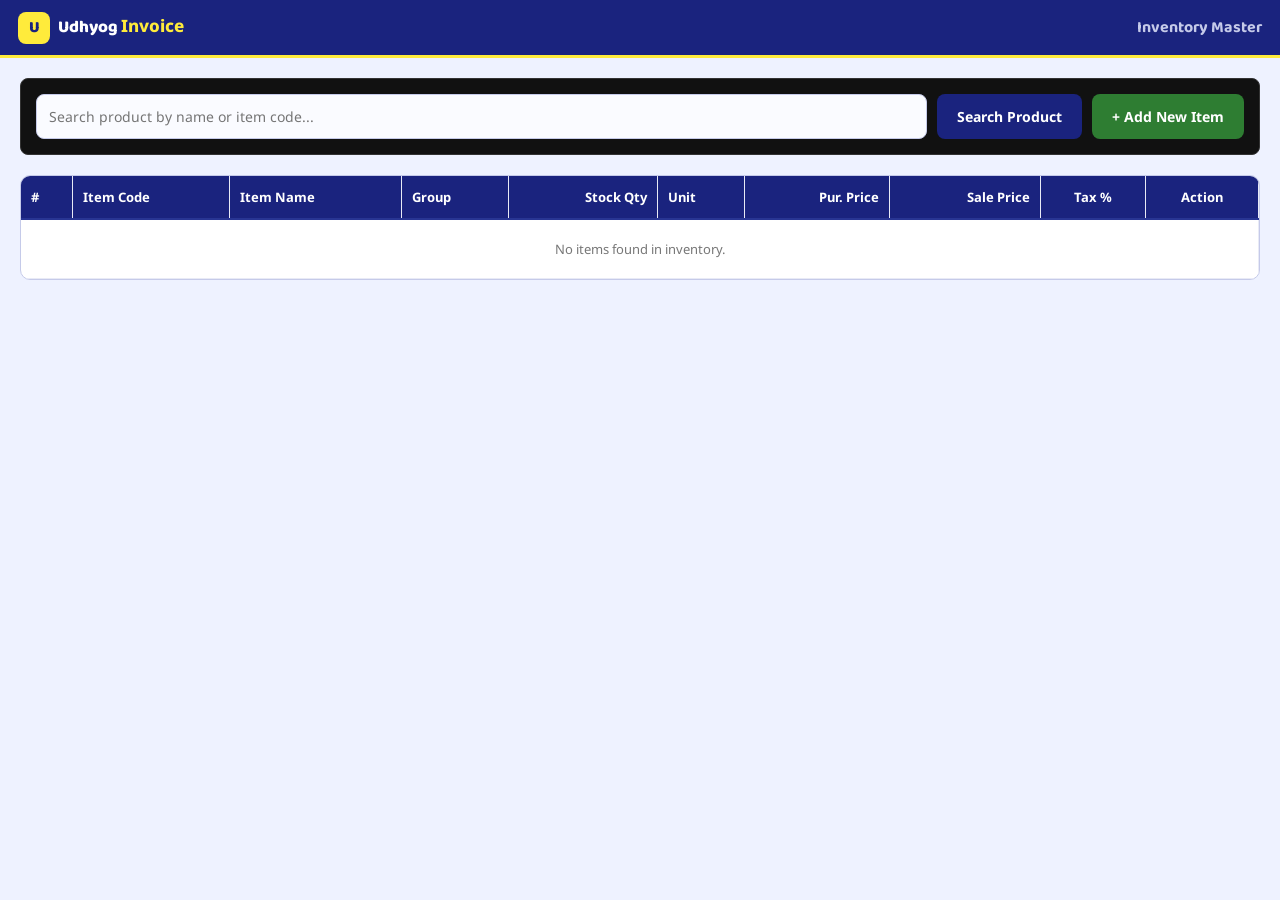
<file: features/inventory.html>
<!DOCTYPE html>
<html lang="en">

<head>
  <meta charset="UTF-8">
  <meta name="viewport" content="width=device-width, initial-scale=1.0">
  <title>Inventory - Udhyog Invoice</title>
  <link rel="preconnect" href="https://fonts.googleapis.com">
  <link rel="preconnect" href="https://fonts.gstatic.com" crossorigin>
  <link href="https://fonts.googleapis.com/css2?family=Baloo+2:wght@400;500;600;700;800&family=Noto+Sans:ital,wght@0,300;0,400;0,500;0,600;1,400&display=swap" rel="stylesheet">
  <style>
    * {
      margin: 0;
      padding: 0;
      box-sizing: border-box;
      font-family: 'Noto Sans', Arial, sans-serif;
    }

    /* Dark Theme like the rest of the app */
    body {
      background: #eef2ff;
      color: #222;
      padding-bottom: 50px;
    }

    /* Topbar */
    .topbar {
      display: flex;
      align-items: center;
      justify-content: space-between;
      padding: 0 18px;
      height: 58px;
      background: #1a237e;
      border-bottom: 3px solid #ffeb3b;
    }
    .topbar .logo {
      display: flex; align-items: center; gap: 8px;
      text-decoration: none;
    }
    .topbar .logo-icon {
      width: 32px; height: 32px;
      background: #ffeb3b; color: #1a237e;
      font-family: 'Baloo 2', cursive; font-weight: 800; font-size: 16px;
      border-radius: 8px;
      display: flex; align-items: center; justify-content: center;
    }
    .topbar .logo-text {
      font-family: 'Baloo 2', cursive; font-weight: 800; font-size: 17px;
      color: #fff;
    }
    .topbar .logo-text .accent { color: #ffeb3b; }
    .topbar h1 {
      font-family: 'Baloo 2', cursive;
      font-size: 16px;
      font-weight: 700;
      color: #c5cae9;
    }

    .container {
      padding: 20px;
    }

    /* Action Bar (Search & Buttons) */
    .action-bar {
      display: flex;
      gap: 10px;
      margin-bottom: 20px;
      flex-wrap: wrap;
      background: #111;
      padding: 15px;
      border-radius: 8px;
      border: 1px solid #333;
    }

    .action-bar input {
      flex: 1; min-width: 200px; padding: 12px;
      background: #fafbff; border: 1.5px solid #c5cae9;
      color: #222; border-radius: 8px; font-size: 14px;
    }
    .action-bar input:focus { border-color: #1a237e; outline: none; }

    .action-bar button {
      padding: 12px 20px; background: #1a237e; color: white;
      border: none; border-radius: 8px; cursor: pointer; font-weight: bold; font-size: 14px;
    }
    .action-bar button:hover { background: #283593; }

    .btn-green {
      background: #2e7d32 !important;
    }

    .btn-green:hover {
      background: #1b5e20 !important;
    }

    /* Add Form */
    .add-form {
      background: #fff; padding: 20px;
      border: 1.5px solid #c5cae9; border-radius: 10px;
      margin-bottom: 20px; display: none;
    }
    .add-form h3 {
      margin-bottom: 15px; font-size: 18px;
      border-bottom: 1px solid #e0e0e0; padding-bottom: 8px; color: #1a237e;
    }

    .form-grid {
      display: grid;
      grid-template-columns: repeat(auto-fit, minmax(180px, 1fr));
      gap: 15px;
      margin-bottom: 15px;
    }

    .form-group label {
      display: block;
      font-size: 12px;
      color: #aaa;
      margin-bottom: 5px;
      font-weight: bold;
    }

    .form-group input,
    .form-group select {
      width: 100%; padding: 10px; background: #fafbff;
      border: 1.5px solid #c5cae9; color: #222; border-radius: 6px; font-size: 14px;
    }
    .form-group input:focus,
    .form-group select:focus { border-color: #1a237e; outline: none; }

    /* Table for "Busy App" feel */
    .table-responsive {
      overflow-x: auto; background: #fff;
      border-radius: 10px; border: 1.5px solid #c5cae9;
    }

    table {
      width: 100%;
      border-collapse: collapse;
      font-size: 13px;
    }

    th, td {
      padding: 12px 10px; text-align: left;
      border-bottom: 1px solid #e8eaf6; border-right: 1px solid #e8eaf6;
    }
    th {
      background: #1a237e; color: #fff; font-weight: bold; border-bottom: 2px solid #283593;
    }
    tr:hover { background: #f5f7ff; }

    .text-right {
      text-align: right;
    }

    .text-center {
      text-align: center;
    }

    .del-btn {
      background: #f44336;
      color: white;
      border: none;
      padding: 6px 10px;
      border-radius: 4px;
      cursor: pointer;
      font-size: 11px;
      font-weight: bold;
    }

    .del-btn:hover {
      background: #d32f2f;
    }
  </style>
</head>

<body>

  <!-- Top Bar -->
  <div class="topbar">
    <a href="features.html" class="logo">
      <div class="logo-icon">U</div>
      <span class="logo-text">Udhyog <span class="accent">Invoice</span></span>
    </a>
    <h1>Inventory Master</h1>
  </div>

  <div class="container">

    <!-- Action Bar with Search Button -->
    <div class="action-bar">
      <input type="text" id="searchInput" placeholder="Search product by name or item code..." />
      <button onclick="searchProducts()">Search Product</button>
      <button class="btn-green" onclick="toggleForm()">+ Add New Item</button>
    </div>

    <!-- Inventory Form (Beginner logic style) -->
    <div class="add-form" id="addForm">
      <h3>Add New Inventory Item</h3>
      <div class="form-grid">
        <div class="form-group">
          <label>Item Code / SKU</label>
          <input type="text" id="i-code" placeholder="e.g. ITM001">
        </div>
        <div class="form-group">
          <label>Item Name *</label>
          <input type="text" id="i-name" placeholder="Product name">
        </div>
        <div class="form-group">
          <label>Item Group / Category</label>
          <input type="text" id="i-group" placeholder="e.g. Electronics">
        </div>
        <div class="form-group">
          <label>Unit</label>
          <select id="i-unit">
            <option value="Pcs">Pcs (Pieces)</option>
            <option value="Kg">Kg (Kilograms)</option>
            <option value="Ltr">Ltr (Liters)</option>
            <option value="Box">Box</option>
            <option value="Mtr">Mtr (Meters)</option>
          </select>
        </div>
        <div class="form-group">
          <label>Opening Stock</label>
          <input type="number" id="i-stock" value="0">
        </div>
        <div class="form-group">
          <label>Purchase Price</label>
          <input type="number" id="i-pprice" value="0.00" step="0.01">
        </div>
        <div class="form-group">
          <label>Sale Price *</label>
          <input type="number" id="i-sprice" value="0.00" step="0.01">
        </div>
        <div class="form-group">
          <label>GST / Tax %</label>
          <select id="i-tax">
            <option value="0">0%</option>
            <option value="5">5%</option>
            <option value="12">12%</option>
            <option value="18" selected>18%</option>
            <option value="28">28%</option>
          </select>
        </div>
        <div class="form-group">
          <label>HSN / SAC Code</label>
          <input type="text" id="i-hsn" placeholder="e.g. 8517">
        </div>
      </div>
      <button class="btn-green" onclick="saveItem()">Save Item</button>
      <button
        style="background:#444; color:#fff; padding:12px 20px; border:none; border-radius:6px; margin-left:10px; cursor:pointer;"
        onclick="toggleForm()">Cancel</button>
    </div>

    <!-- Data Table -->
    <div class="table-responsive">
      <table>
        <thead>
          <tr>
            <th>#</th>
            <th>Item Code</th>
            <th>Item Name</th>
            <th>Group</th>
            <th class="text-right">Stock Qty</th>
            <th>Unit</th>
            <th class="text-right">Pur. Price</th>
            <th class="text-right">Sale Price</th>
            <th class="text-center">Tax %</th>
            <th class="text-center">Action</th>
          </tr>
        </thead>
        <tbody id="inventoryBody">
          <!-- Rows will be injected here via JavaScript -->
        </tbody>
      </table>
    </div>

  </div>

  <script>
    // Get existing products from localStorage so data is shared across the app
    var inventory = JSON.parse(localStorage.getItem('udhyog_products') || '[]');

    function toggleForm() {
      var form = document.getElementById('addForm');
      form.style.display = form.style.display === 'block' ? 'none' : 'block';
    }

    function renderTable(data) {
      var tbody = document.getElementById('inventoryBody');
      tbody.innerHTML = '';

      if (data.length === 0) {
        tbody.innerHTML = '<tr><td colspan="10" class="text-center" style="padding: 20px; color: #777;">No items found in inventory.</td></tr>';
        return;
      }

      for (var i = 0; i < data.length; i++) {
        var item = data[i];

        // Handle fields (some items might be created from old add-items.html)
        var code = item.code || item.barcode || '-';
        var group = item.group || '-';
        var stock = item.stock !== undefined ? item.stock : (item.qty || 0);
        var unit = item.unit || 'Pcs';
        var pprice = item.pprice || 0;
        var sprice = item.sprice || item.price || 0;
        var tax = item.tax || '0';

        var tr = document.createElement('tr');
        tr.innerHTML =
          '<td>' + (i + 1) + '</td>' +
          '<td>' + esc(code) + '</td>' +
          '<td style="font-weight:bold; color:#2979ff;">' + esc(item.name) + '</td>' +
          '<td>' + esc(group) + '</td>' +
          '<td class="text-right" style="font-weight:bold;">' + stock + '</td>' +
          '<td>' + esc(unit) + '</td>' +
          '<td class="text-right">₹' + Number(pprice).toFixed(2) + '</td>' +
          '<td class="text-right">₹' + Number(sprice).toFixed(2) + '</td>' +
          '<td class="text-center">' + tax + '%</td>' +
          '<td class="text-center">' +
          '<button class="del-btn" onclick="deleteItem(' + item.id + ')">Delete</button>' +
          '</td>';

        tbody.appendChild(tr);
      }
    }

    function searchProducts() {
      var query = document.getElementById('searchInput').value.toLowerCase().trim();
      if (!query) {
        renderTable(inventory); // show all if empty
        return;
      }

      // Filter inventory by name or code
      var filtered = inventory.filter(function (item) {
        var name = (item.name || '').toLowerCase();
        var code = (item.code || item.barcode || '').toLowerCase();
        return name.indexOf(query) !== -1 || code.indexOf(query) !== -1;
      });

      renderTable(filtered);
    }

    function saveItem() {
      var name = document.getElementById('i-name').value.trim();
      var sprice = document.getElementById('i-sprice').value;

      if (!name || !sprice) {
        alert("Please enter Item Name and Sale Price.");
        return;
      }

      var newItem = {
        id: Date.now(),
        code: document.getElementById('i-code').value.trim(),
        name: name,
        group: document.getElementById('i-group').value.trim(),
        unit: document.getElementById('i-unit').value,
        stock: parseInt(document.getElementById('i-stock').value) || 0,
        qty: parseInt(document.getElementById('i-stock').value) || 0, // backwards compatibility
        pprice: parseFloat(document.getElementById('i-pprice').value) || 0,
        sprice: parseFloat(sprice) || 0,
        price: parseFloat(sprice) || 0, // backwards compatibility
        tax: document.getElementById('i-tax').value,
        hsn: document.getElementById('i-hsn').value.trim(),
        barcode: document.getElementById('i-code').value.trim()
      };

      // Add to front of array
      inventory.unshift(newItem);

      try {
        // Save to localStorage
        localStorage.setItem('udhyog_products', JSON.stringify(inventory));
        
        // Clear inputs
        document.getElementById('i-name').value = '';
        document.getElementById('i-code').value = '';
        document.getElementById('i-group').value = '';
        document.getElementById('i-stock').value = '0';
        document.getElementById('i-pprice').value = '0.00';
        document.getElementById('i-sprice').value = '0.00';
        document.getElementById('i-hsn').value = '';

        toggleForm(); // Hide form
        renderTable(inventory); // Refresh table
        alert("Item saved successfully!");
      } catch (e) {
        inventory.shift(); // revert
        alert("Storage Error: Unable to save item.");
      }
    }

    function deleteItem(id) {
      if (confirm("Are you sure you want to delete this item?")) {
        var original = inventory;
        inventory = inventory.filter(function (item) { return item.id !== id; });
        try {
          localStorage.setItem('udhyog_products', JSON.stringify(inventory));
          searchProducts(); // refresh table with current search
        } catch(e) {
          inventory = original;
          alert("Storage Error: Unable to delete item.");
        }
      }
    }

    function esc(s) {
      return (String(s) || '').replace(/&/g, '&amp;').replace(/</g, '&lt;').replace(/>/g, '&gt;');
    }

    // On page load
    window.onload = function () {
      renderTable(inventory);

      // Allow searching by pressing Enter key or typing
      document.getElementById('searchInput').addEventListener('keyup', function (e) {
        searchProducts();
      });
    };
  </script>
</body>

</html>
</file>
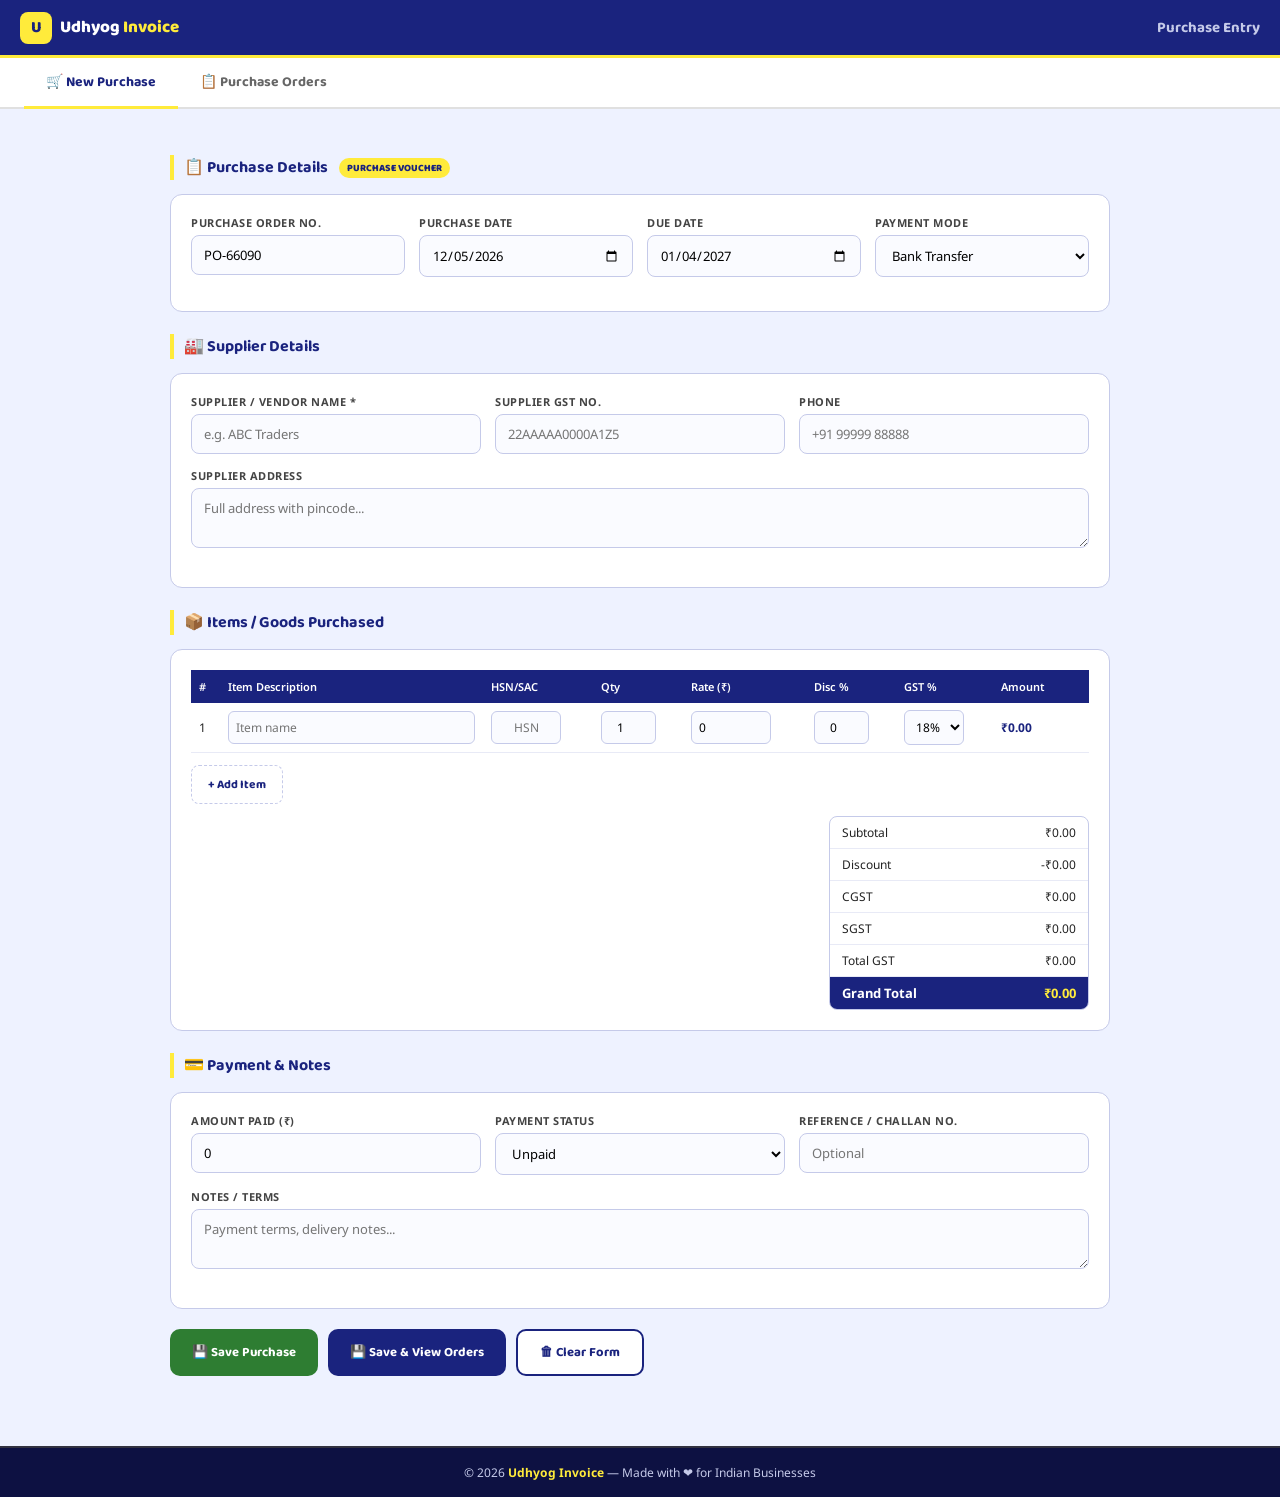
<file: features/purchase-item.html>
<!DOCTYPE html>
<html lang="en">
<head>
  <meta charset="UTF-8"/>
  <meta name="viewport" content="width=device-width,initial-scale=1.0"/>
  <title>Purchase Entry - Udhyog Invoice</title>
  <link rel="preconnect" href="https://fonts.googleapis.com">
  <link href="https://fonts.googleapis.com/css2?family=Baloo+2:wght@400;600;700;800&family=Noto+Sans:wght@300;400;500;600&display=swap" rel="stylesheet">
  <style>
    *{margin:0;padding:0;box-sizing:border-box}
    body{font-family:'Noto Sans',Arial,sans-serif;background:#eef2ff;color:#222;min-height:100vh}
    .topbar{display:flex;align-items:center;justify-content:space-between;padding:0 20px;height:58px;background:#1a237e;border-bottom:3px solid #ffeb3b}
    .topbar .logo{display:flex;align-items:center;gap:8px;text-decoration:none}
    .topbar .logo-icon{width:32px;height:32px;background:#ffeb3b;color:#1a237e;font-family:'Baloo 2',cursive;font-weight:800;font-size:16px;border-radius:8px;display:flex;align-items:center;justify-content:center}
    .topbar .logo-text{font-family:'Baloo 2',cursive;font-weight:800;font-size:17px;color:#fff}
    .topbar .logo-text .accent{color:#ffeb3b}
    .topbar h1{font-family:'Baloo 2',cursive;font-size:15px;font-weight:700;color:#c5cae9}

    .tabs{display:flex;background:#fff;border-bottom:2px solid #e0e0e0;padding:0 24px}
    .tab-btn{padding:13px 22px;border:none;background:none;font-family:'Baloo 2',cursive;font-size:14px;font-weight:700;color:#666;cursor:pointer;border-bottom:3px solid transparent;margin-bottom:-2px;transition:color .2s}
    .tab-btn.active{color:#1a237e;border-bottom-color:#ffeb3b}
    .tab-btn:hover{color:#1a237e}
    .tab-panel{display:none}.tab-panel.active{display:block}

    .container{max-width:980px;margin:0 auto;padding:24px 20px 40px}
    .section-title{font-family:'Baloo 2',cursive;font-size:16px;font-weight:700;color:#1a237e;border-left:4px solid #ffeb3b;padding-left:10px;margin:22px 0 14px}
    .section-title .badge{display:inline-block;background:#ffeb3b;color:#1a237e;font-size:10px;font-weight:800;padding:2px 8px;border-radius:20px;margin-left:8px;vertical-align:middle}
    .card{background:#fff;border:1.5px solid #c5cae9;border-radius:12px;padding:20px;margin-bottom:18px}

    .form-row{display:grid;gap:14px;margin-bottom:14px}
    .form-row.c4{grid-template-columns:repeat(4,1fr)}
    .form-row.c3{grid-template-columns:repeat(3,1fr)}
    .form-row.c2{grid-template-columns:repeat(2,1fr)}
    .form-row.c1{grid-template-columns:1fr}
    .fg label{display:block;font-size:11px;font-weight:700;color:#444;text-transform:uppercase;letter-spacing:.5px;margin-bottom:5px}
    .fg input,.fg select,.fg textarea{width:100%;border:1.5px solid #c5cae9;border-radius:8px;padding:10px 12px;font-size:13px;font-family:'Noto Sans',sans-serif;background:#fafbff;outline:none;transition:border .2s}
    .fg input:focus,.fg select:focus,.fg textarea:focus{border-color:#1a237e;background:#fff}
    .fg textarea{resize:vertical;min-height:60px}

    .items-tbl{width:100%;border-collapse:collapse;font-size:12px;margin-bottom:12px}
    .items-tbl th{background:#1a237e;color:#fff;padding:9px 8px;text-align:left;font-size:11px;font-weight:600}
    .items-tbl td{padding:7px 8px;border-bottom:1px solid #e8eaf6}
    .items-tbl input,.items-tbl select{border:1px solid #c5cae9;border-radius:6px;padding:7px;font-size:12px;background:#fafbff;font-family:'Noto Sans',sans-serif;outline:none}
    .items-tbl input:focus,.items-tbl select:focus{border-color:#1a237e}
    .items-tbl .desc-in{width:100%;min-width:120px}
    .items-tbl .sm-in{width:55px;text-align:center}
    .items-tbl .md-in{width:80px}
    .amt-cell{font-weight:700;color:#1a237e;white-space:nowrap}
    .rm-btn{background:none;border:none;color:#f44336;font-size:17px;cursor:pointer;padding:2px}
    .rm-btn:hover{color:#d32f2f}

    .btn-add-row{background:#fff;border:1.5px dashed #c5cae9;border-radius:8px;padding:9px 16px;font-size:12px;font-weight:700;color:#1a237e;cursor:pointer;font-family:'Baloo 2',cursive}
    .btn-add-row:hover{background:#e8eaf6;border-color:#1a237e}

    .totals-wrap{display:flex;justify-content:flex-end;margin-top:12px}
    .totals{min-width:260px;border:1.5px solid #c5cae9;border-radius:8px;overflow:hidden}
    .tot-row{display:flex;justify-content:space-between;padding:7px 12px;font-size:12px;border-bottom:1px solid #e8eaf6}
    .tot-row:last-child{background:#1a237e;color:#fff;font-weight:700;font-size:13px;border:none}
    .tot-row:last-child .tot-val{color:#ffeb3b}

    .btn-bar{display:flex;gap:10px;margin-top:20px;flex-wrap:wrap}
    .btn{padding:11px 22px;border-radius:10px;font-size:13px;font-weight:700;cursor:pointer;font-family:'Baloo 2',cursive;border:none;transition:all .2s}
    .btn-navy{background:#1a237e;color:#fff}.btn-navy:hover{background:#283593}
    .btn-green{background:#2e7d32;color:#fff}.btn-green:hover{background:#1b5e20}
    .btn-outline{background:#fff;color:#1a237e;border:2px solid #1a237e}.btn-outline:hover{background:#e8eaf6}

    .summary-cards{display:grid;grid-template-columns:repeat(3,1fr);gap:14px;margin-bottom:20px}
    .s-card{background:#fff;border:1.5px solid #c5cae9;border-radius:12px;padding:16px;text-align:center}
    .s-card .s-val{font-family:'Baloo 2',cursive;font-size:22px;font-weight:800;color:#1a237e}
    .s-card .s-lbl{font-size:11px;color:#777;text-transform:uppercase;letter-spacing:.5px;margin-top:2px}

    .po-item{background:#fff;border:1.5px solid #c5cae9;border-radius:10px;padding:14px 16px;margin-bottom:10px;display:flex;justify-content:space-between;align-items:center;transition:all .15s}
    .po-item:hover{border-color:#7986cb;box-shadow:0 4px 14px rgba(26,35,126,.08)}
    .po-id{font-weight:700;color:#1a237e;font-size:13px}
    .po-meta{font-size:11px;color:#777;margin-top:2px}
    .po-right{text-align:right}
    .po-amt{font-family:'Baloo 2',cursive;font-size:15px;font-weight:700;color:#1a237e}
    .po-status{font-size:10px;font-weight:700;padding:2px 8px;border-radius:20px;display:inline-block;margin-top:3px}
    .po-status.paid{background:#e8f5e9;color:#2e7d32}
    .po-status.unpaid{background:#fff3e0;color:#e65100}
    .po-status.partial{background:#e3f2fd;color:#1565c0}
    .po-del{background:none;border:none;color:#f44336;font-size:11px;cursor:pointer;margin-top:4px}

    .empty-state{text-align:center;padding:30px;color:#999;font-size:13px}
    .msg-box{padding:10px 14px;border-radius:8px;font-size:12px;font-weight:bold;margin-bottom:14px;display:none}
    .msg-box.success{background:#e8f5e9;color:#2e7d32;border:1px solid #a5d6a7;display:block}
    .msg-box.error{background:#ffebee;color:#c62828;border:1px solid #ef9a9a;display:block}

    .footer{background:#0d1142;color:#c5cae9;text-align:center;padding:16px;font-size:12px;margin-top:30px;border-top:2px solid rgba(255,235,59,.15)}
    .footer b{color:#ffeb3b}

    @media(max-width:700px){.form-row.c4,.form-row.c3{grid-template-columns:1fr 1fr}.summary-cards{grid-template-columns:1fr}}
    @media(max-width:480px){.form-row.c4,.form-row.c3,.form-row.c2{grid-template-columns:1fr}}
  </style>
</head>
<body>

<div class="topbar">
  <a href="features.html" class="logo">
    <div class="logo-icon">U</div><span class="logo-text">Udhyog <span class="accent">Invoice</span></span>
  </a>
  <h1>Purchase Entry</h1>
</div>

<div class="tabs">
  <button class="tab-btn active" onclick="switchTab('entry')">🛒 New Purchase</button>
  <button class="tab-btn" onclick="switchTab('orders')">📋 Purchase Orders</button>
</div>

<!-- NEW PURCHASE TAB -->
<div class="tab-panel active" id="tab-entry">
<div class="container">
  <div id="msg-box" class="msg-box"></div>

  <!-- Purchase Details -->
  <div class="section-title">📋 Purchase Details <span class="badge">PURCHASE VOUCHER</span></div>
  <div class="card">
    <div class="form-row c4">
      <div class="fg"><label>Purchase Order No.</label><input type="text" id="po-no" readonly/></div>
      <div class="fg"><label>Purchase Date</label><input type="date" id="po-date"/></div>
      <div class="fg"><label>Due Date</label><input type="date" id="po-due"/></div>
      <div class="fg"><label>Payment Mode</label>
        <select id="po-paymode"><option>Bank Transfer</option><option>Cash</option><option>UPI</option><option>Cheque</option><option>Credit</option></select>
      </div>
    </div>
  </div>

  <!-- Supplier Details -->
  <div class="section-title">🏭 Supplier Details</div>
  <div class="card">
    <div class="form-row c3">
      <div class="fg"><label>Supplier / Vendor Name *</label><input type="text" id="po-supp" placeholder="e.g. ABC Traders"/></div>
      <div class="fg"><label>Supplier GST No.</label><input type="text" id="po-gst" placeholder="22AAAAA0000A1Z5"/></div>
      <div class="fg"><label>Phone</label><input type="text" id="po-phone" placeholder="+91 99999 88888"/></div>
    </div>
    <div class="form-row c1">
      <div class="fg"><label>Supplier Address</label><textarea id="po-addr" placeholder="Full address with pincode..."></textarea></div>
    </div>
  </div>

  <!-- Items -->
  <div class="section-title">📦 Items / Goods Purchased</div>
  <div class="card">
    <table class="items-tbl">
      <thead><tr><th>#</th><th>Item Description</th><th>HSN/SAC</th><th>Qty</th><th>Rate (₹)</th><th>Disc %</th><th>GST %</th><th>Amount</th><th></th></tr></thead>
      <tbody id="po-rows"></tbody>
    </table>
    <button class="btn-add-row" onclick="addRow()">+ Add Item</button>
    <div class="totals-wrap">
      <div class="totals">
        <div class="tot-row"><span>Subtotal</span><span class="tot-val" id="t-sub">₹0.00</span></div>
        <div class="tot-row"><span>Discount</span><span class="tot-val" id="t-disc">-₹0.00</span></div>
        <div class="tot-row"><span>CGST</span><span class="tot-val" id="t-cgst">₹0.00</span></div>
        <div class="tot-row"><span>SGST</span><span class="tot-val" id="t-sgst">₹0.00</span></div>
        <div class="tot-row"><span>Total GST</span><span class="tot-val" id="t-tax">₹0.00</span></div>
        <div class="tot-row"><span>Grand Total</span><span class="tot-val" id="t-grand">₹0.00</span></div>
      </div>
    </div>
  </div>

  <!-- Payment & Notes -->
  <div class="section-title">💳 Payment & Notes</div>
  <div class="card">
    <div class="form-row c3">
      <div class="fg"><label>Amount Paid (₹)</label><input type="number" id="po-paid" placeholder="0.00" min="0" step="0.01" value="0"/></div>
      <div class="fg"><label>Payment Status</label>
        <select id="po-status"><option value="unpaid">Unpaid</option><option value="partial">Partially Paid</option><option value="paid">Fully Paid</option></select>
      </div>
      <div class="fg"><label>Reference / Challan No.</label><input type="text" id="po-ref" placeholder="Optional"/></div>
    </div>
    <div class="form-row c1">
      <div class="fg"><label>Notes / Terms</label><textarea id="po-notes" placeholder="Payment terms, delivery notes..."></textarea></div>
    </div>
  </div>

  <div class="btn-bar">
    <button class="btn btn-green" onclick="savePO()">💾 Save Purchase</button>
    <button class="btn btn-navy" onclick="savePO();setTimeout(function(){switchTab('orders')},500)">💾 Save & View Orders</button>
    <button class="btn btn-outline" onclick="clearForm()">🗑 Clear Form</button>
  </div>
</div>
</div>

<!-- ORDERS TAB -->
<div class="tab-panel" id="tab-orders">
<div class="container">
  <div class="summary-cards">
    <div class="s-card"><div class="s-val" id="sum-total">₹0</div><div class="s-lbl">Total Purchases</div></div>
    <div class="s-card"><div class="s-val" id="sum-count">0</div><div class="s-lbl">Purchase Orders</div></div>
    <div class="s-card"><div class="s-val" id="sum-due">₹0</div><div class="s-lbl">Pending Dues</div></div>
  </div>
  <div class="section-title">📋 All Purchase Orders</div>
  <div class="form-row c2" style="margin-bottom:16px">
    <div class="fg"><label>Filter</label>
      <select id="f-status" onchange="renderOrders()"><option value="all">All</option><option value="paid">Paid</option><option value="unpaid">Unpaid</option><option value="partial">Partial</option></select>
    </div>
    <div class="fg"><label>Search</label><input type="text" id="f-search" placeholder="Supplier, PO number..." oninput="renderOrders()"/></div>
  </div>
  <div id="orders-list"></div>
</div>
</div>

<div class="footer">&copy; 2026 <b>Udhyog Invoice</b> &mdash; Made with &#10084; for Indian Businesses</div>

<script>
var purchases=JSON.parse(localStorage.getItem('udhyog_purchases')||'[]');
var rc=0;
function fmt(n){return Number(n||0).toLocaleString('en-IN',{minimumFractionDigits:2})}
function esc(s){return(s||'').replace(/&/g,'&amp;').replace(/</g,'&lt;').replace(/>/g,'&gt;')}
function showMsg(t,type){var e=document.getElementById('msg-box');e.textContent=t;e.className='msg-box '+type;setTimeout(function(){e.className='msg-box'},3500)}

window.onload=function(){
  document.getElementById('po-no').value='PO-'+Math.floor(Math.random()*90000+10000);
  document.getElementById('po-date').value=new Date().toISOString().split('T')[0];
  var d=new Date();d.setDate(d.getDate()+30);
  document.getElementById('po-due').value=d.toISOString().split('T')[0];
  addRow();renderOrders();
};

function switchTab(t){
  document.querySelectorAll('.tab-btn').forEach(function(b){b.classList.remove('active')});
  document.querySelectorAll('.tab-panel').forEach(function(p){p.classList.remove('active')});
  if(t==='entry'){document.querySelector('.tab-btn:nth-child(1)').classList.add('active');document.getElementById('tab-entry').classList.add('active')}
  else{document.querySelector('.tab-btn:nth-child(2)').classList.add('active');document.getElementById('tab-orders').classList.add('active');renderOrders()}
}

function addRow(){
  rc++;var tr=document.createElement('tr');tr.id='r-'+rc;
  tr.innerHTML='<td>'+rc+'</td>'+
    '<td><input class="desc-in" type="text" placeholder="Item name" id="desc-'+rc+'"/></td>'+
    '<td><input class="sm-in" type="text" placeholder="HSN" id="hsn-'+rc+'" style="width:70px"/></td>'+
    '<td><input class="sm-in" type="number" value="1" min="1" id="qty-'+rc+'" oninput="calc()"/></td>'+
    '<td><input class="md-in" type="number" value="0" min="0" step="0.01" id="rate-'+rc+'" oninput="calc()"/></td>'+
    '<td><input class="sm-in" type="number" value="0" min="0" max="100" id="disc-'+rc+'" oninput="calc()"/></td>'+
    '<td><select id="gst-'+rc+'" onchange="calc()"><option value="0">0%</option><option value="5">5%</option><option value="12">12%</option><option value="18" selected>18%</option><option value="28">28%</option></select></td>'+
    '<td class="amt-cell" id="amt-'+rc+'">₹0.00</td>'+
    (rc>1?'<td><button class="rm-btn" onclick="rmRow('+rc+')">&times;</button></td>':'<td></td>');
  document.getElementById('po-rows').appendChild(tr);
}
function rmRow(n){var e=document.getElementById('r-'+n);if(e)e.remove();calc()}

function calc(){
  var rows=document.querySelectorAll('#po-rows tr');
  var sub=0,totalDisc=0,tax=0;
  rows.forEach(function(r){
    var n=r.id.replace('r-','');
    var q=parseFloat(document.getElementById('qty-'+n)?.value)||0;
    var rate=parseFloat(document.getElementById('rate-'+n)?.value)||0;
    var disc=parseFloat(document.getElementById('disc-'+n)?.value)||0;
    var gst=parseFloat(document.getElementById('gst-'+n)?.value)||0;
    var line=q*rate;var d=line*(disc/100);var after=line-d;var t=after*(gst/100);
    sub+=line;totalDisc+=d;tax+=t;
    var ae=document.getElementById('amt-'+n);if(ae)ae.textContent='₹'+fmt(after+t);
  });
  document.getElementById('t-sub').textContent='₹'+fmt(sub);
  document.getElementById('t-disc').textContent='-₹'+fmt(totalDisc);
  document.getElementById('t-cgst').textContent='₹'+fmt(tax/2);
  document.getElementById('t-sgst').textContent='₹'+fmt(tax/2);
  document.getElementById('t-tax').textContent='₹'+fmt(tax);
  document.getElementById('t-grand').textContent='₹'+fmt(sub-totalDisc+tax);
}

function getItems(){
  var items=[];
  document.querySelectorAll('#po-rows tr').forEach(function(r){
    var n=r.id.replace('r-','');
    var desc=(document.getElementById('desc-'+n)?.value||'').trim();
    var hsn=(document.getElementById('hsn-'+n)?.value||'').trim();
    var qty=parseFloat(document.getElementById('qty-'+n)?.value)||0;
    var rate=parseFloat(document.getElementById('rate-'+n)?.value)||0;
    var disc=parseFloat(document.getElementById('disc-'+n)?.value)||0;
    var gst=parseFloat(document.getElementById('gst-'+n)?.value)||0;
    if(desc&&qty&&rate){var line=qty*rate;var d=line*(disc/100);var after=line-d;var t=after*(gst/100);
      items.push({desc:desc,hsn:hsn,qty:qty,rate:rate,disc:disc,gst:gst,amount:after+t})}
  });return items;
}

function savePO(){
  var supp=document.getElementById('po-supp').value.trim();
  if(!supp){showMsg('Please enter Supplier Name!','error');return}
  var items=getItems();
  if(!items.length){showMsg('Add at least one item!','error');return}
  var total=items.reduce(function(s,i){return s+i.amount},0);
  var paid=parseFloat(document.getElementById('po-paid').value)||0;
  var entry={id:Date.now(),poNo:document.getElementById('po-no').value,date:document.getElementById('po-date').value,
    dueDate:document.getElementById('po-due').value,payMode:document.getElementById('po-paymode').value,
    supplier:supp,supplierGst:document.getElementById('po-gst').value.trim(),phone:document.getElementById('po-phone').value.trim(),
    address:document.getElementById('po-addr').value.trim(),items:items,total:total,paid:paid,
    status:document.getElementById('po-status').value,ref:document.getElementById('po-ref').value.trim(),
    notes:document.getElementById('po-notes').value.trim(),createdAt:new Date().toLocaleString()};
  purchases.unshift(entry);
  try {
    localStorage.setItem('udhyog_purchases',JSON.stringify(purchases));
    showMsg('Purchase '+entry.poNo+' saved successfully! ✔','success');clearForm();
  } catch (e) {
    purchases.shift();
    showMsg('Storage Error: Unable to save purchase order.','error');
  }
}

function clearForm(){
  document.getElementById('po-no').value='PO-'+Math.floor(Math.random()*90000+10000);
  document.getElementById('po-supp').value='';document.getElementById('po-gst').value='';
  document.getElementById('po-phone').value='';document.getElementById('po-addr').value='';
  document.getElementById('po-paid').value='0';document.getElementById('po-ref').value='';
  document.getElementById('po-notes').value='';document.getElementById('po-status').value='unpaid';
  document.getElementById('po-rows').innerHTML='';rc=0;addRow();calc();
}

function delPO(id){
  var original = purchases;
  purchases=purchases.filter(function(p){return p.id!==id});
  try {
    localStorage.setItem('udhyog_purchases',JSON.stringify(purchases));
    renderOrders();
  } catch(e) {
    purchases = original;
    alert('Storage Error: Unable to delete purchase order.');
  }
}

function renderOrders(){
  var f=document.getElementById('f-status').value;
  var s=(document.getElementById('f-search').value||'').toLowerCase();
  var list=purchases.filter(function(p){
    if(f!=='all'&&p.status!==f)return false;
    if(s&&p.supplier.toLowerCase().indexOf(s)===-1&&p.poNo.toLowerCase().indexOf(s)===-1)return false;
    return true;
  });
  var totalAmt=0,totalDue=0;
  purchases.forEach(function(p){totalAmt+=p.total;totalDue+=(p.total-(p.paid||0))});
  document.getElementById('sum-total').textContent='₹'+fmt(totalAmt);
  document.getElementById('sum-count').textContent=purchases.length;
  document.getElementById('sum-due').textContent='₹'+fmt(Math.max(0,totalDue));

  var el=document.getElementById('orders-list');
  if(!list.length){el.innerHTML='<div class="empty-state">No purchase orders found.</div>';return}
  el.innerHTML=list.map(function(p){
    var due=p.total-(p.paid||0);
    return '<div class="po-item"><div>'+
      '<div class="po-id">'+esc(p.poNo)+' &bull; '+esc(p.supplier)+'</div>'+
      '<div class="po-meta">'+p.date+' &bull; Items: '+p.items.length+' &bull; '+p.payMode+(p.ref?' &bull; Ref: '+esc(p.ref):'')+'</div>'+
      '</div><div class="po-right">'+
      '<div class="po-amt">₹'+fmt(p.total)+'</div>'+
      '<span class="po-status '+p.status+'">'+(p.status==='paid'?'✔ PAID':p.status==='partial'?'◐ PARTIAL':'○ UNPAID')+'</span>'+
      (due>0?'<div class="po-meta" style="color:#c62828">Due: ₹'+fmt(due)+'</div>':'')+
      '<br><button class="po-del" onclick="delPO('+p.id+')">✕ Delete</button>'+
      '</div></div>';
  }).join('');
}
</script>
</body>
</html>
</file>
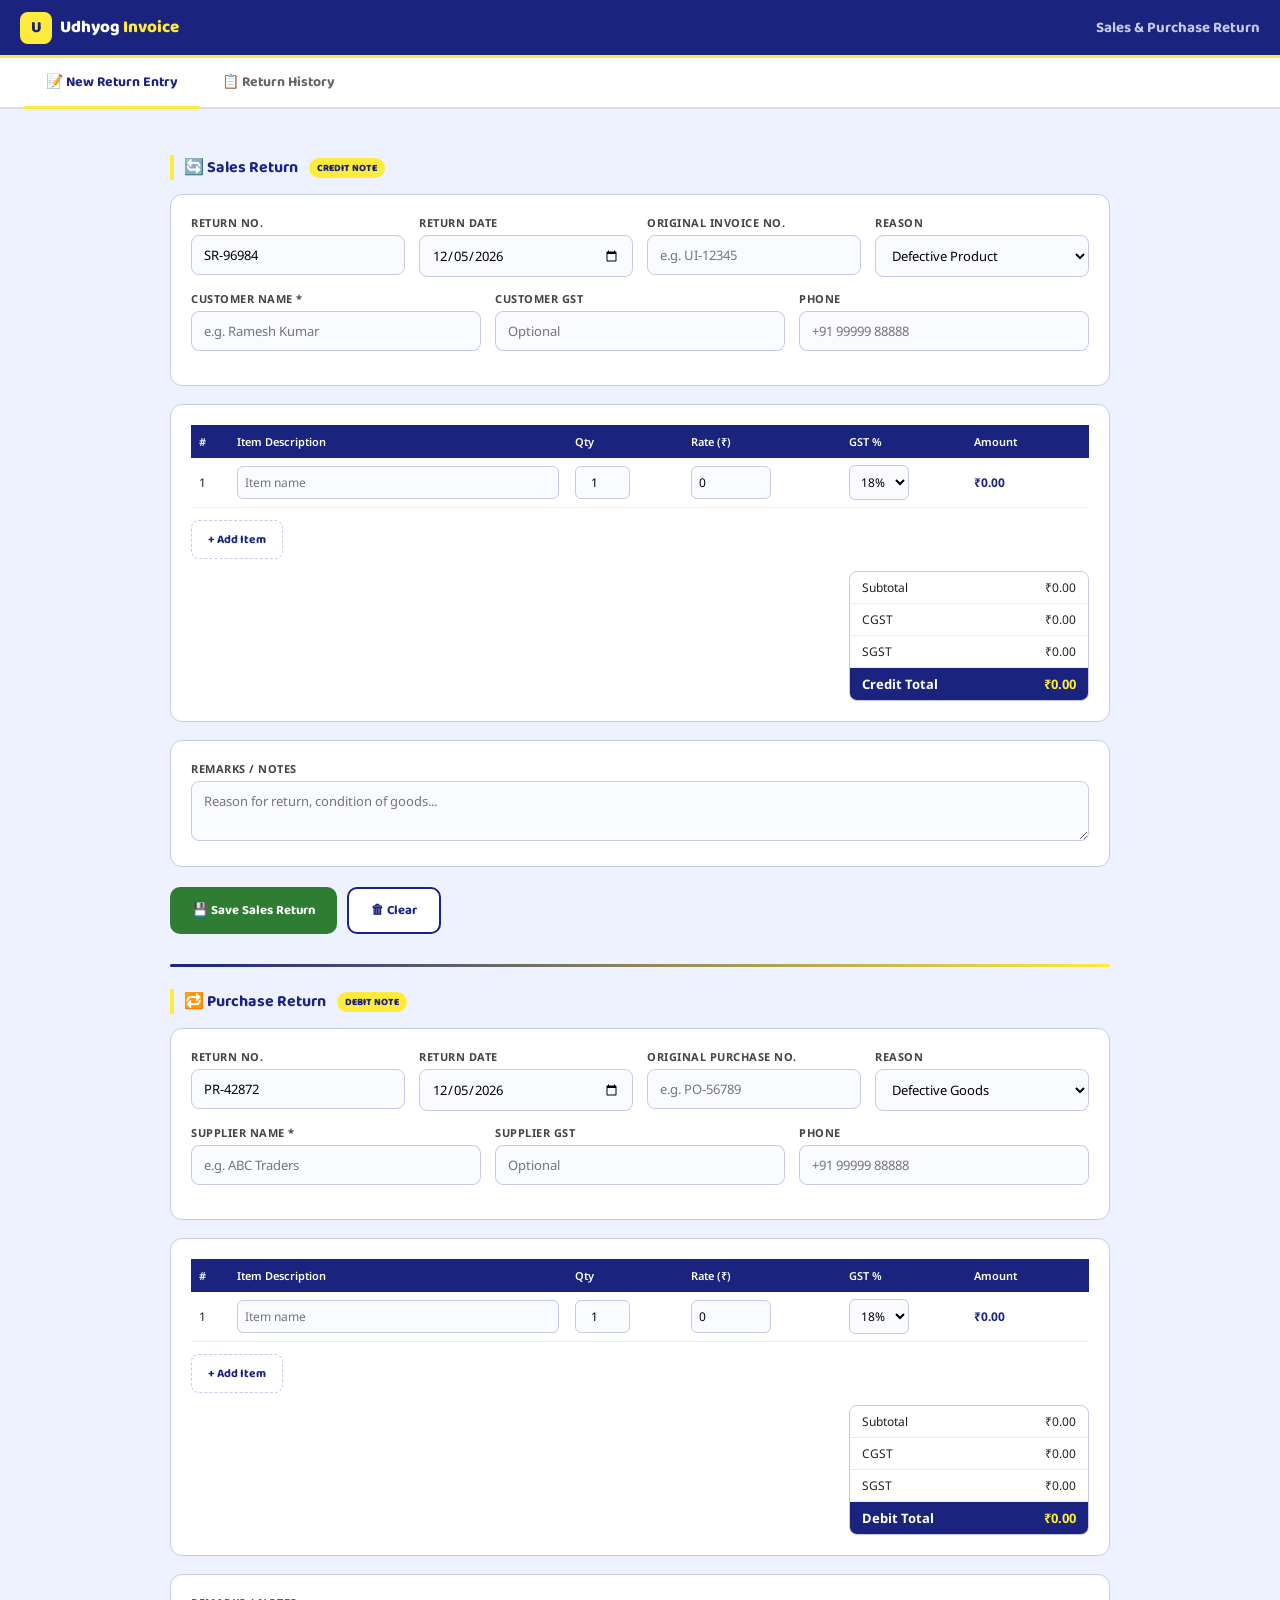
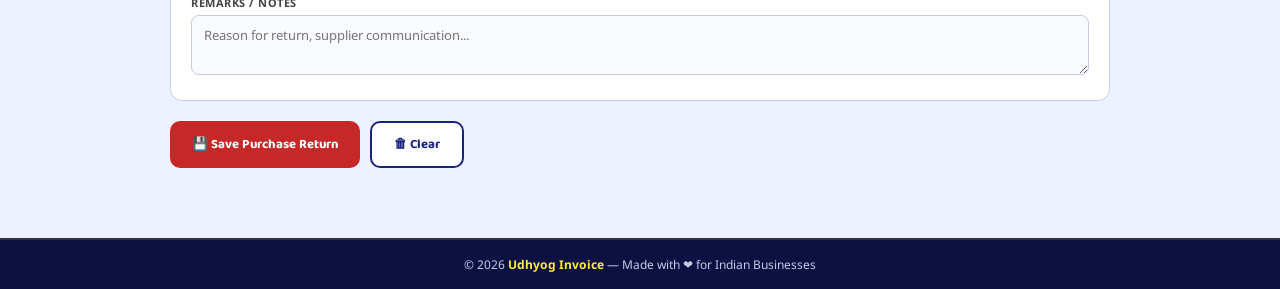
<file: features/sales-return.html>
<!DOCTYPE html>
<html lang="en">
<head>
  <meta charset="UTF-8"/>
  <meta name="viewport" content="width=device-width,initial-scale=1.0"/>
  <title>Sales & Purchase Return - Udhyog Invoice</title>
  <link rel="preconnect" href="https://fonts.googleapis.com">
  <link href="https://fonts.googleapis.com/css2?family=Baloo+2:wght@400;600;700;800&family=Noto+Sans:wght@300;400;500;600&display=swap" rel="stylesheet">
  <style>
    *{margin:0;padding:0;box-sizing:border-box}
    body{font-family:'Noto Sans',Arial,sans-serif;background:#eef2ff;color:#222;min-height:100vh}
    .topbar{display:flex;align-items:center;justify-content:space-between;padding:0 20px;height:58px;background:#1a237e;border-bottom:3px solid #ffeb3b}
    .topbar .logo{display:flex;align-items:center;gap:8px;text-decoration:none}
    .topbar .logo-icon{width:32px;height:32px;background:#ffeb3b;color:#1a237e;font-family:'Baloo 2',cursive;font-weight:800;font-size:16px;border-radius:8px;display:flex;align-items:center;justify-content:center}
    .topbar .logo-text{font-family:'Baloo 2',cursive;font-weight:800;font-size:17px;color:#fff}
    .topbar .logo-text .accent{color:#ffeb3b}
    .topbar h1{font-family:'Baloo 2',cursive;font-size:15px;font-weight:700;color:#c5cae9}

    .tabs{display:flex;background:#fff;border-bottom:2px solid #e0e0e0;padding:0 24px}
    .tab-btn{padding:13px 22px;border:none;background:none;font-family:'Baloo 2',cursive;font-size:14px;font-weight:700;color:#666;cursor:pointer;border-bottom:3px solid transparent;margin-bottom:-2px;transition:color .2s}
    .tab-btn.active{color:#1a237e;border-bottom-color:#ffeb3b}
    .tab-btn:hover{color:#1a237e}
    .tab-panel{display:none}.tab-panel.active{display:block}

    .container{max-width:980px;margin:0 auto;padding:24px 20px 40px}
    .section-title{font-family:'Baloo 2',cursive;font-size:16px;font-weight:700;color:#1a237e;border-left:4px solid #ffeb3b;padding-left:10px;margin:22px 0 14px}
    .section-title .badge{display:inline-block;background:#ffeb3b;color:#1a237e;font-size:10px;font-weight:800;padding:2px 8px;border-radius:20px;margin-left:8px;vertical-align:middle}
    .card{background:#fff;border:1.5px solid #c5cae9;border-radius:12px;padding:20px;margin-bottom:18px}

    .form-row{display:grid;gap:14px;margin-bottom:14px}
    .form-row.c4{grid-template-columns:repeat(4,1fr)}
    .form-row.c3{grid-template-columns:repeat(3,1fr)}
    .form-row.c2{grid-template-columns:repeat(2,1fr)}
    .fg label{display:block;font-size:11px;font-weight:700;color:#444;text-transform:uppercase;letter-spacing:.5px;margin-bottom:5px}
    .fg input,.fg select,.fg textarea{width:100%;border:1.5px solid #c5cae9;border-radius:8px;padding:10px 12px;font-size:13px;font-family:'Noto Sans',sans-serif;background:#fafbff;outline:none;transition:border .2s}
    .fg input:focus,.fg select:focus{border-color:#1a237e;background:#fff}
    .fg textarea{resize:vertical;min-height:60px}

    .items-tbl{width:100%;border-collapse:collapse;font-size:12px;margin-bottom:12px}
    .items-tbl th{background:#1a237e;color:#fff;padding:9px 8px;text-align:left;font-size:11px;font-weight:600}
    .items-tbl td{padding:7px 8px;border-bottom:1px solid #e8eaf6}
    .items-tbl input,.items-tbl select{border:1px solid #c5cae9;border-radius:6px;padding:7px;font-size:12px;background:#fafbff;font-family:'Noto Sans',sans-serif;outline:none}
    .items-tbl input:focus,.items-tbl select:focus{border-color:#1a237e}
    .items-tbl .desc-in{width:100%;min-width:120px}
    .items-tbl .sm-in{width:55px;text-align:center}
    .items-tbl .md-in{width:80px}
    .amt-cell{font-weight:700;color:#1a237e;white-space:nowrap}
    .rm-btn{background:none;border:none;color:#f44336;font-size:17px;cursor:pointer;padding:2px}
    .rm-btn:hover{color:#d32f2f}

    .btn-add-row{background:#fff;border:1.5px dashed #c5cae9;border-radius:8px;padding:9px 16px;font-size:12px;font-weight:700;color:#1a237e;cursor:pointer;font-family:'Baloo 2',cursive}
    .btn-add-row:hover{background:#e8eaf6;border-color:#1a237e}

    .totals-wrap{display:flex;justify-content:flex-end;margin-top:12px}
    .totals{min-width:240px;border:1.5px solid #c5cae9;border-radius:8px;overflow:hidden}
    .tot-row{display:flex;justify-content:space-between;padding:7px 12px;font-size:12px;border-bottom:1px solid #e8eaf6}
    .tot-row:last-child{background:#1a237e;color:#fff;font-weight:700;font-size:13px;border:none}
    .tot-row:last-child .tot-val{color:#ffeb3b}

    .btn-bar{display:flex;gap:10px;margin-top:20px;flex-wrap:wrap}
    .btn{padding:11px 22px;border-radius:10px;font-size:13px;font-weight:700;cursor:pointer;font-family:'Baloo 2',cursive;border:none;transition:all .2s}
    .btn-navy{background:#1a237e;color:#fff}.btn-navy:hover{background:#283593}
    .btn-green{background:#2e7d32;color:#fff}.btn-green:hover{background:#1b5e20}
    .btn-red{background:#c62828;color:#fff}.btn-red:hover{background:#b71c1c}
    .btn-outline{background:#fff;color:#1a237e;border:2px solid #1a237e}.btn-outline:hover{background:#e8eaf6}

    .divider{height:3px;background:linear-gradient(90deg,#1a237e,#ffeb3b);border-radius:2px;margin:30px 0 10px}

    .history-item{background:#fff;border:1.5px solid #c5cae9;border-radius:10px;padding:12px 16px;margin-bottom:10px;display:flex;justify-content:space-between;align-items:center;transition:all .15s}
    .history-item:hover{border-color:#7986cb;box-shadow:0 4px 14px rgba(26,35,126,.08)}
    .hi-left{flex:1}
    .hi-id{font-weight:700;color:#1a237e;font-size:13px}
    .hi-meta{font-size:11px;color:#777;margin-top:2px}
    .hi-right{text-align:right}
    .hi-amt{font-family:'Baloo 2',cursive;font-size:15px;font-weight:700}
    .hi-amt.credit{color:#2e7d32}
    .hi-amt.debit{color:#c62828}
    .hi-type{font-size:10px;font-weight:700;padding:2px 8px;border-radius:20px;display:inline-block}
    .hi-type.sale{background:#fbe9e7;color:#c62828}
    .hi-type.purchase{background:#e8f5e9;color:#2e7d32}
    .hi-del{background:none;border:none;color:#f44336;font-size:11px;cursor:pointer;margin-top:4px}

    .empty-state{text-align:center;padding:30px 20px;color:#999;font-size:13px}
    .msg-box{padding:10px 14px;border-radius:8px;font-size:12px;font-weight:bold;margin-bottom:14px;display:none}
    .msg-box.success{background:#e8f5e9;color:#2e7d32;border:1px solid #a5d6a7;display:block}
    .msg-box.error{background:#ffebee;color:#c62828;border:1px solid #ef9a9a;display:block}

    .footer{background:#0d1142;color:#c5cae9;text-align:center;padding:16px;font-size:12px;margin-top:30px;border-top:2px solid rgba(255,235,59,.15)}
    .footer b{color:#ffeb3b}

    @media(max-width:700px){.form-row.c4,.form-row.c3{grid-template-columns:1fr 1fr}}
    @media(max-width:480px){.form-row.c4,.form-row.c3,.form-row.c2{grid-template-columns:1fr}}
  </style>
</head>
<body>

<div class="topbar">
  <a href="features.html" class="logo">
    <div class="logo-icon">U</div><span class="logo-text">Udhyog <span class="accent">Invoice</span></span>
  </a>
  <h1>Sales & Purchase Return</h1>
</div>

<div class="tabs">
  <button class="tab-btn active" onclick="switchTab('entry')">📝 New Return Entry</button>
  <button class="tab-btn" onclick="switchTab('history')">📋 Return History</button>
</div>

<!-- ENTRY TAB -->
<div class="tab-panel active" id="tab-entry">
<div class="container">
  <div id="msg-box-s" class="msg-box"></div>

  <!-- ═══════ SALES RETURN SECTION ═══════ -->
  <div class="section-title">🔄 Sales Return <span class="badge">CREDIT NOTE</span></div>
  <div class="card">
    <div class="form-row c4">
      <div class="fg"><label>Return No.</label><input type="text" id="sr-no" readonly/></div>
      <div class="fg"><label>Return Date</label><input type="date" id="sr-date"/></div>
      <div class="fg"><label>Original Invoice No.</label><input type="text" id="sr-inv" placeholder="e.g. UI-12345"/></div>
      <div class="fg"><label>Reason</label>
        <select id="sr-reason"><option>Defective Product</option><option>Wrong Item Delivered</option><option>Quality Issue</option><option>Customer Cancellation</option><option>Excess Quantity</option><option>Other</option></select>
      </div>
    </div>
    <div class="form-row c3">
      <div class="fg"><label>Customer Name *</label><input type="text" id="sr-cust" placeholder="e.g. Ramesh Kumar"/></div>
      <div class="fg"><label>Customer GST</label><input type="text" id="sr-gst" placeholder="Optional"/></div>
      <div class="fg"><label>Phone</label><input type="text" id="sr-phone" placeholder="+91 99999 88888"/></div>
    </div>
  </div>

  <div class="card">
    <table class="items-tbl">
      <thead><tr><th>#</th><th>Item Description</th><th>Qty</th><th>Rate (₹)</th><th>GST %</th><th>Amount</th><th></th></tr></thead>
      <tbody id="sr-rows"></tbody>
    </table>
    <button class="btn-add-row" onclick="addSR()">+ Add Item</button>
    <div class="totals-wrap">
      <div class="totals">
        <div class="tot-row"><span>Subtotal</span><span class="tot-val" id="sr-sub">₹0.00</span></div>
        <div class="tot-row"><span>CGST</span><span class="tot-val" id="sr-cgst">₹0.00</span></div>
        <div class="tot-row"><span>SGST</span><span class="tot-val" id="sr-sgst">₹0.00</span></div>
        <div class="tot-row"><span>Credit Total</span><span class="tot-val" id="sr-total">₹0.00</span></div>
      </div>
    </div>
  </div>

  <div class="card">
    <div class="fg"><label>Remarks / Notes</label><textarea id="sr-notes" placeholder="Reason for return, condition of goods..."></textarea></div>
  </div>

  <div class="btn-bar">
    <button class="btn btn-green" onclick="saveSR()">💾 Save Sales Return</button>
    <button class="btn btn-outline" onclick="clearSR()">🗑 Clear</button>
  </div>

  <!-- ═══════ DIVIDER ═══════ -->
  <div class="divider"></div>

  <!-- ═══════ PURCHASE RETURN SECTION ═══════ -->
  <div id="msg-box-p" class="msg-box"></div>
  <div class="section-title">🔁 Purchase Return <span class="badge">DEBIT NOTE</span></div>
  <div class="card">
    <div class="form-row c4">
      <div class="fg"><label>Return No.</label><input type="text" id="pr-no" readonly/></div>
      <div class="fg"><label>Return Date</label><input type="date" id="pr-date"/></div>
      <div class="fg"><label>Original Purchase No.</label><input type="text" id="pr-inv" placeholder="e.g. PO-56789"/></div>
      <div class="fg"><label>Reason</label>
        <select id="pr-reason"><option>Defective Goods</option><option>Wrong Item Received</option><option>Quality Not As Per Sample</option><option>Excess Quantity Received</option><option>Damaged in Transit</option><option>Other</option></select>
      </div>
    </div>
    <div class="form-row c3">
      <div class="fg"><label>Supplier Name *</label><input type="text" id="pr-supp" placeholder="e.g. ABC Traders"/></div>
      <div class="fg"><label>Supplier GST</label><input type="text" id="pr-gst" placeholder="Optional"/></div>
      <div class="fg"><label>Phone</label><input type="text" id="pr-phone" placeholder="+91 99999 88888"/></div>
    </div>
  </div>

  <div class="card">
    <table class="items-tbl">
      <thead><tr><th>#</th><th>Item Description</th><th>Qty</th><th>Rate (₹)</th><th>GST %</th><th>Amount</th><th></th></tr></thead>
      <tbody id="pr-rows"></tbody>
    </table>
    <button class="btn-add-row" onclick="addPR()">+ Add Item</button>
    <div class="totals-wrap">
      <div class="totals">
        <div class="tot-row"><span>Subtotal</span><span class="tot-val" id="pr-sub">₹0.00</span></div>
        <div class="tot-row"><span>CGST</span><span class="tot-val" id="pr-cgst">₹0.00</span></div>
        <div class="tot-row"><span>SGST</span><span class="tot-val" id="pr-sgst">₹0.00</span></div>
        <div class="tot-row"><span>Debit Total</span><span class="tot-val" id="pr-total">₹0.00</span></div>
      </div>
    </div>
  </div>

  <div class="card">
    <div class="fg"><label>Remarks / Notes</label><textarea id="pr-notes" placeholder="Reason for return, supplier communication..."></textarea></div>
  </div>

  <div class="btn-bar">
    <button class="btn btn-red" onclick="savePR()">💾 Save Purchase Return</button>
    <button class="btn btn-outline" onclick="clearPR()">🗑 Clear</button>
  </div>
</div>
</div>

<!-- HISTORY TAB -->
<div class="tab-panel" id="tab-history">
<div class="container">
  <div class="section-title">📋 All Return Entries</div>
  <div class="form-row c2" style="margin-bottom:18px">
    <div class="fg"><label>Filter By Type</label>
      <select id="filter-type" onchange="renderHistory()"><option value="all">All Returns</option><option value="sales">Sales Returns Only</option><option value="purchase">Purchase Returns Only</option></select>
    </div>
    <div class="fg"><label>Search</label><input type="text" id="filter-search" placeholder="Search by name, invoice no..." oninput="renderHistory()"/></div>
  </div>
  <div id="history-list"></div>
</div>
</div>

<div class="footer">&copy; 2026 <b>Udhyog Invoice</b> &mdash; Made with &#10084; for Indian Businesses</div>

<script>
var returns=JSON.parse(localStorage.getItem('udhyog_returns')||'[]');
var srCount=0,prCount=0;
function fmt(n){return Number(n||0).toLocaleString('en-IN',{minimumFractionDigits:2})}
function esc(s){return(s||'').replace(/&/g,'&amp;').replace(/</g,'&lt;').replace(/>/g,'&gt;')}
function showMsg(id,text,type){var el=document.getElementById(id);el.textContent=text;el.className='msg-box '+type;setTimeout(function(){el.className='msg-box'},3000)}

window.onload=function(){
  document.getElementById('sr-no').value='SR-'+Math.floor(Math.random()*90000+10000);
  document.getElementById('pr-no').value='PR-'+Math.floor(Math.random()*90000+10000);
  var today=new Date().toISOString().split('T')[0];
  document.getElementById('sr-date').value=today;
  document.getElementById('pr-date').value=today;
  addSR();addPR();renderHistory();
};

function switchTab(t){
  document.querySelectorAll('.tab-btn').forEach(function(b){b.classList.remove('active')});
  document.querySelectorAll('.tab-panel').forEach(function(p){p.classList.remove('active')});
  if(t==='entry'){document.querySelector('.tab-btn:nth-child(1)').classList.add('active');document.getElementById('tab-entry').classList.add('active')}
  else{document.querySelector('.tab-btn:nth-child(2)').classList.add('active');document.getElementById('tab-history').classList.add('active');renderHistory()}
}

function makeRow(prefix,count){
  var tr=document.createElement('tr');tr.id=prefix+'-row-'+count;
  tr.innerHTML='<td>'+count+'</td>'+
    '<td><input class="desc-in" type="text" placeholder="Item name" id="'+prefix+'-desc-'+count+'"/></td>'+
    '<td><input class="sm-in" type="number" value="1" min="1" id="'+prefix+'-qty-'+count+'" oninput="calcTot(\''+prefix+'\')"/></td>'+
    '<td><input class="md-in" type="number" value="0" min="0" step="0.01" id="'+prefix+'-rate-'+count+'" oninput="calcTot(\''+prefix+'\')"/></td>'+
    '<td><select id="'+prefix+'-gst-'+count+'" onchange="calcTot(\''+prefix+'\')"><option value="0">0%</option><option value="5">5%</option><option value="12">12%</option><option value="18" selected>18%</option><option value="28">28%</option></select></td>'+
    '<td class="amt-cell" id="'+prefix+'-amt-'+count+'">₹0.00</td>'+
    (count>1?'<td><button class="rm-btn" onclick="rmRow(\''+prefix+'\','+count+')">&times;</button></td>':'<td></td>');
  return tr;
}
function addSR(){srCount++;document.getElementById('sr-rows').appendChild(makeRow('sr',srCount))}
function addPR(){prCount++;document.getElementById('pr-rows').appendChild(makeRow('pr',prCount))}
function rmRow(p,n){var el=document.getElementById(p+'-row-'+n);if(el)el.remove();calcTot(p)}

function calcTot(p){
  var rows=document.querySelectorAll('#'+p+'-rows tr');
  var sub=0,tax=0;
  rows.forEach(function(r){
    var n=r.id.replace(p+'-row-','');
    var q=parseFloat(document.getElementById(p+'-qty-'+n)?.value)||0;
    var rate=parseFloat(document.getElementById(p+'-rate-'+n)?.value)||0;
    var gst=parseFloat(document.getElementById(p+'-gst-'+n)?.value)||0;
    var line=q*rate;var lt=line*(gst/100);
    sub+=line;tax+=lt;
    var ae=document.getElementById(p+'-amt-'+n);
    if(ae)ae.textContent='₹'+fmt(line+lt);
  });
  document.getElementById(p+'-sub').textContent='₹'+fmt(sub);
  document.getElementById(p+'-cgst').textContent='₹'+fmt(tax/2);
  document.getElementById(p+'-sgst').textContent='₹'+fmt(tax/2);
  document.getElementById(p+'-total').textContent='₹'+fmt(sub+tax);
}

function getItems(p){
  var items=[];
  document.querySelectorAll('#'+p+'-rows tr').forEach(function(r){
    var n=r.id.replace(p+'-row-','');
    var desc=(document.getElementById(p+'-desc-'+n)?.value||'').trim();
    var qty=parseFloat(document.getElementById(p+'-qty-'+n)?.value)||0;
    var rate=parseFloat(document.getElementById(p+'-rate-'+n)?.value)||0;
    var gst=parseFloat(document.getElementById(p+'-gst-'+n)?.value)||0;
    if(desc&&qty&&rate)items.push({desc:desc,qty:qty,rate:rate,gst:gst,amount:qty*rate*(1+gst/100)});
  });
  return items;
}

function saveSR(){
  var cust=document.getElementById('sr-cust').value.trim();
  if(!cust){showMsg('msg-box-s','Please enter Customer Name!','error');return}
  var items=getItems('sr');
  if(items.length===0){showMsg('msg-box-s','Please add at least one item!','error');return}
  var total=items.reduce(function(s,i){return s+i.amount},0);
  var entry={id:Date.now(),type:'sales',returnNo:document.getElementById('sr-no').value,date:document.getElementById('sr-date').value,
    origInv:document.getElementById('sr-inv').value.trim(),reason:document.getElementById('sr-reason').value,
    party:cust,partyGst:document.getElementById('sr-gst').value.trim(),phone:document.getElementById('sr-phone').value.trim(),
    items:items,total:total,notes:document.getElementById('sr-notes').value.trim(),createdAt:new Date().toLocaleString()};
  returns.unshift(entry);
  try {
    localStorage.setItem('udhyog_returns',JSON.stringify(returns));
    showMsg('msg-box-s','Sales Return '+entry.returnNo+' saved! ✔','success');
    clearSR();
  } catch (e) {
    returns.shift();
    showMsg('msg-box-s','Storage Error: Unable to save return entry.','error');
  }
}

function savePR(){
  var supp=document.getElementById('pr-supp').value.trim();
  if(!supp){showMsg('msg-box-p','Please enter Supplier Name!','error');return}
  var items=getItems('pr');
  if(items.length===0){showMsg('msg-box-p','Please add at least one item!','error');return}
  var total=items.reduce(function(s,i){return s+i.amount},0);
  var entry={id:Date.now(),type:'purchase',returnNo:document.getElementById('pr-no').value,date:document.getElementById('pr-date').value,
    origInv:document.getElementById('pr-inv').value.trim(),reason:document.getElementById('pr-reason').value,
    party:supp,partyGst:document.getElementById('pr-gst').value.trim(),phone:document.getElementById('pr-phone').value.trim(),
    items:items,total:total,notes:document.getElementById('pr-notes').value.trim(),createdAt:new Date().toLocaleString()};
  returns.unshift(entry);
  try {
    localStorage.setItem('udhyog_returns',JSON.stringify(returns));
    showMsg('msg-box-p','Purchase Return '+entry.returnNo+' saved! ✔','success');
    clearPR();
  } catch (e) {
    returns.shift();
    showMsg('msg-box-p','Storage Error: Unable to save return entry.','error');
  }
}

function clearSR(){
  document.getElementById('sr-no').value='SR-'+Math.floor(Math.random()*90000+10000);
  document.getElementById('sr-inv').value='';document.getElementById('sr-cust').value='';
  document.getElementById('sr-gst').value='';document.getElementById('sr-phone').value='';document.getElementById('sr-notes').value='';
  document.getElementById('sr-rows').innerHTML='';srCount=0;addSR();calcTot('sr');
}
function clearPR(){
  document.getElementById('pr-no').value='PR-'+Math.floor(Math.random()*90000+10000);
  document.getElementById('pr-inv').value='';document.getElementById('pr-supp').value='';
  document.getElementById('pr-gst').value='';document.getElementById('pr-phone').value='';document.getElementById('pr-notes').value='';
  document.getElementById('pr-rows').innerHTML='';prCount=0;addPR();calcTot('pr');
}

function deleteReturn(id){
  var originalReturns = returns;
  returns=returns.filter(function(r){return r.id!==id});
  try {
    localStorage.setItem('udhyog_returns',JSON.stringify(returns));
    renderHistory();
  } catch (e) {
    returns = originalReturns;
    alert('Storage Error: Unable to delete entry.');
  }
}

function renderHistory(){
  var filter=document.getElementById('filter-type').value;
  var search=(document.getElementById('filter-search').value||'').toLowerCase();
  var list=returns.filter(function(r){
    if(filter!=='all'&&r.type!==filter)return false;
    if(search&&r.party.toLowerCase().indexOf(search)===-1&&r.returnNo.toLowerCase().indexOf(search)===-1&&(r.origInv||'').toLowerCase().indexOf(search)===-1)return false;
    return true;
  });
  var el=document.getElementById('history-list');
  if(list.length===0){el.innerHTML='<div class="empty-state">No return entries found.</div>';return}
  el.innerHTML=list.map(function(r){
    var isSale=r.type==='sales';
    return '<div class="history-item"><div class="hi-left">'+
      '<div class="hi-id">'+esc(r.returnNo)+' <span class="hi-type '+(isSale?'sale':'purchase')+'">'+(isSale?'SALES RETURN':'PURCHASE RETURN')+'</span></div>'+
      '<div class="hi-meta">'+esc(r.party)+' &bull; '+r.date+' &bull; Ref: '+(r.origInv||'—')+'</div>'+
      '<div class="hi-meta">'+r.reason+' &bull; Items: '+r.items.length+'</div>'+
      '</div><div class="hi-right">'+
      '<div class="hi-amt '+(isSale?'credit':'debit')+'">₹'+fmt(r.total)+'</div>'+
      '<button class="hi-del" onclick="deleteReturn('+r.id+')">✕ Delete</button>'+
      '</div></div>';
  }).join('');
}
</script>
</body>
</html>
</file>
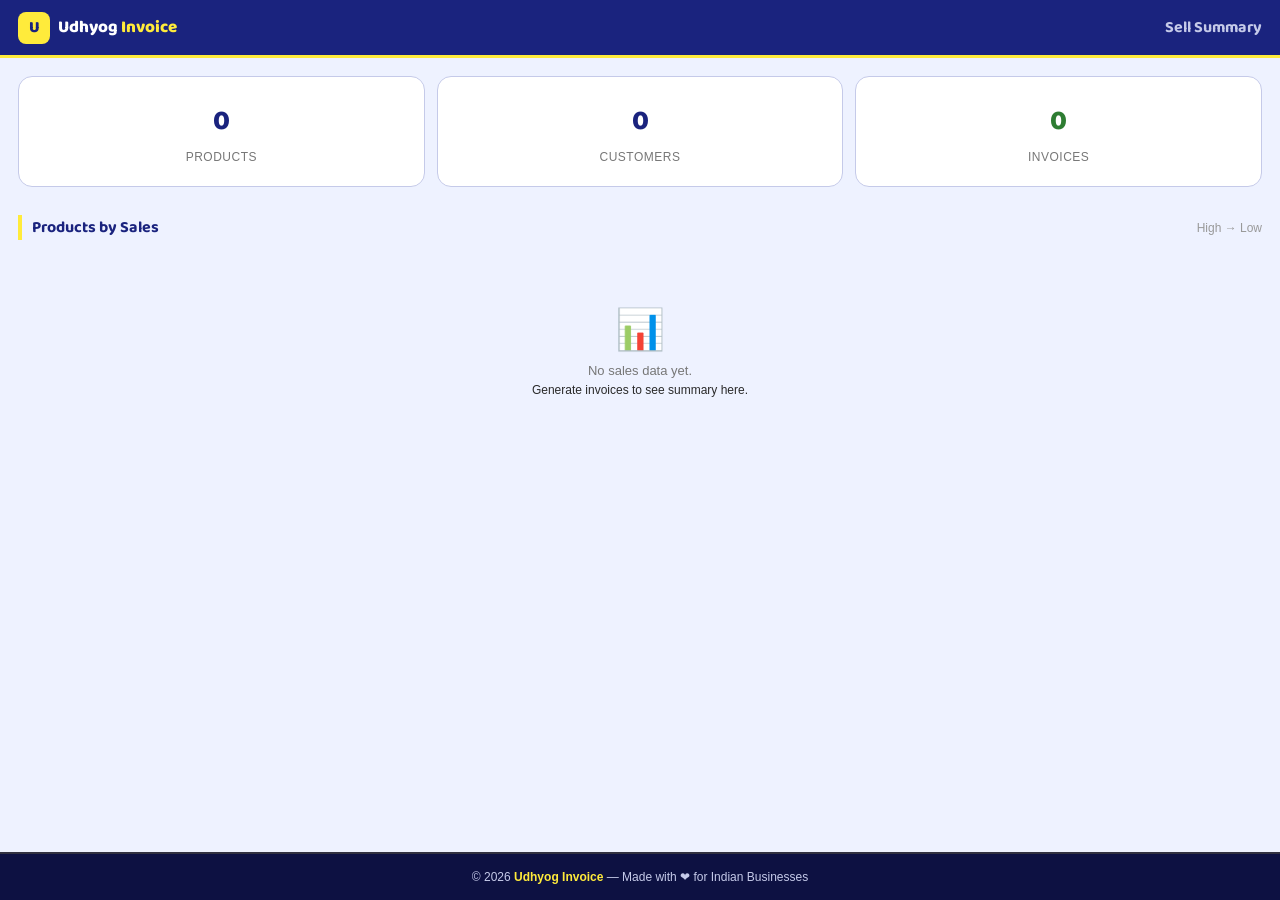
<file: features/sell-summary.html>
<!DOCTYPE html>
<html lang="en">
<head>
  <meta charset="UTF-8" />
  <meta name="viewport" content="width=device-width, initial-scale=1.0"/>
  <title>Sell Summary - Udhyog Invoice</title>
  <link rel="preconnect" href="https://fonts.googleapis.com">
  <link rel="preconnect" href="https://fonts.gstatic.com" crossorigin>
  <link href="https://fonts.googleapis.com/css2?family=Baloo+2:wght@400;500;600;700;800&display=swap" rel="stylesheet">
  <style>
    * { margin: 0; padding: 0; box-sizing: border-box; }

    body {
      font-family: 'Noto Sans', Arial, sans-serif;
      background: #eef2ff;
      color: #222;
      min-height: 100vh;
      display: flex;
      flex-direction: column;
    }

    /* TOP BAR */
    .topbar {
      display: flex; align-items: center; justify-content: space-between;
      padding: 0 18px; height: 58px;
      background: #1a237e; border-bottom: 3px solid #ffeb3b;
    }
    .topbar .logo { display: flex; align-items: center; gap: 8px; text-decoration: none; }
    .topbar .logo-icon {
      width: 32px; height: 32px; background: #ffeb3b; color: #1a237e;
      font-family: 'Baloo 2', cursive; font-weight: 800; font-size: 16px;
      border-radius: 8px; display: flex; align-items: center; justify-content: center;
    }
    .topbar .logo-text { font-family: 'Baloo 2', cursive; font-weight: 800; font-size: 17px; color: #fff; }
    .topbar .logo-text .accent { color: #ffeb3b; }
    .topbar h1 { font-family: 'Baloo 2', cursive; font-size: 16px; font-weight: 700; color: #c5cae9; }

    /* STATS ROW - 3 boxes */
    .stats-row {
      display: flex;
      gap: 12px;
      padding: 18px 18px 28px;
    }
    .stat-box {
      flex: 1;
      background: #fff;
      border: 1.5px solid #c5cae9;
      border-radius: 14px;
      padding: 22px 10px;
      text-align: center;
      transition: transform .2s;
    }
    .stat-box:hover { transform: translateY(-2px); box-shadow: 0 6px 20px rgba(26,35,126,.08); }
    .stat-box .stat-num {
      font-family: 'Baloo 2', cursive;
      font-size: 28px;
      font-weight: 800;
      margin-bottom: 6px;
    }
    .stat-box .stat-num.white  { color: #1a237e; }
    .stat-box .stat-num.blue   { color: #1a237e; }
    .stat-box .stat-num.green  { color: #2e7d32; }
    .stat-box .stat-label {
      font-size: 12px;
      color: #777;
      text-transform: uppercase;
      letter-spacing: .5px;
    }

    /* PRODUCTS BY SALES HEADER */
    .section-header {
      display: flex;
      justify-content: space-between;
      align-items: center;
      padding: 0 18px 16px;
    }
    .section-header h2 {
      font-family: 'Baloo 2', cursive;
      font-size: 16px;
      font-weight: 700;
      color: #1a237e;
      border-left: 4px solid #ffeb3b;
      padding-left: 10px;
    }
    .section-header .sort-label {
      font-size: 12px;
      color: #999;
    }

    /* PRODUCT SALES LIST */
    .sales-list {
      padding: 0 18px;
      flex: 1;
    }

    /* EMPTY STATE */
    .empty-state {
      text-align: center;
      padding: 50px 20px;
      color: #999;
    }
    .empty-state .empty-icon { font-size: 40px; margin-bottom: 10px; }
    .empty-state p { font-size: 13px; color: #777; }

    /* PRODUCT SALE CARD */
    .sale-card {
      background: #fff;
      border: 1.5px solid #c5cae9;
      border-radius: 14px;
      padding: 16px 18px;
      margin-bottom: 12px;
      display: flex;
      align-items: center;
      gap: 14px;
      transition: all .2s;
    }
    .sale-card:hover { transform: translateY(-2px); box-shadow: 0 6px 20px rgba(26,35,126,.08); border-color: #7986cb; }

    /* RANK BADGE */
    .rank-badge {
      width: 32px;
      height: 32px;
      border-radius: 50%;
      background: #1a237e;
      display: flex;
      align-items: center;
      justify-content: center;
      font-size: 13px;
      font-weight: bold;
      color: #fff;
      flex-shrink: 0;
    }
    .rank-badge.gold   { background: #f9a825; color: #1a237e; }
    .rank-badge.silver { background: #78909c; }
    .rank-badge.bronze { background: #a1887f; }

    /* PRODUCT INFO */
    .sale-info { flex: 1; }
    .sale-info .p-name {
      font-size: 15px;
      font-weight: bold;
      color: #1a237e;
      margin-bottom: 4px;
    }
    .sale-info .p-qty {
      font-size: 12px;
      color: #777;
    }

    /* BAR + AMOUNT */
    .sale-right { text-align: right; min-width: 90px; }
    .sale-right .p-revenue {
      font-family: 'Baloo 2', cursive;
      font-size: 15px;
      font-weight: 700;
      color: #2e7d32;
      margin-bottom: 6px;
    }
    .bar-wrap {
      width: 100%;
      height: 4px;
      background: #e8eaf6;
      border-radius: 4px;
      margin-top: 8px;
    }
    .bar-fill {
      height: 4px;
      background: linear-gradient(90deg, #1a237e, #ffeb3b);
      border-radius: 4px;
    }

    /* TOTAL REVENUE BOX */
    .revenue-box {
      margin: 0 18px 24px;
      background: #1a237e;
      border-radius: 14px;
      padding: 18px 20px;
      display: flex;
      justify-content: space-between;
      align-items: center;
    }
    .revenue-box .rev-label {
      font-size: 14px;
      color: #c5cae9;
    }
    .revenue-box .rev-amt {
      font-family: 'Baloo 2', cursive;
      font-size: 22px;
      font-weight: 800;
      color: #ffeb3b;
    }

    /* HOME INDICATOR */
    .footer {
      background: #0d1142;
      color: #c5cae9;
      text-align: center;
      padding: 16px;
      font-size: 12px;
      margin-top: 30px;
      border-top: 2px solid rgba(255, 235, 59, .15);
    }
    .footer b { color: #ffeb3b; }
  </style>
</head>
<body>

  <!-- TOP BAR -->
  <div class="topbar">
    <a href="features.html" class="logo">
      <div class="logo-icon">U</div>
      <span class="logo-text">Udhyog <span class="accent">Invoice</span></span>
    </a>
    <h1>Sell Summary</h1>
  </div>

  <!-- STATS ROW -->
  <div class="stats-row">
    <div class="stat-box">
      <div class="stat-num white" id="stat-products">0</div>
      <div class="stat-label">Products</div>
    </div>
    <div class="stat-box">
      <div class="stat-num blue" id="stat-customers">0</div>
      <div class="stat-label">Customers</div>
    </div>
    <div class="stat-box">
      <div class="stat-num green" id="stat-invoices">0</div>
      <div class="stat-label">Invoices</div>
    </div>
  </div>

  <!-- TOTAL REVENUE -->
  <div class="revenue-box" id="revenue-box" style="display:none">
    <div class="rev-label">Total Revenue</div>
    <div class="rev-amt" id="total-revenue">&#8377;0</div>
  </div>

  <!-- PRODUCTS BY SALES -->
  <div class="section-header">
    <h2>Products by Sales</h2>
    <div class="sort-label">High &#8594; Low</div>
  </div>

  <!-- SALES LIST -->
  <div class="sales-list" id="sales-list"></div>

  <!-- FOOTER -->
  <div class="footer">&copy; 2026 <b>Udhyog Invoice</b> &mdash; Made with &#10084; for Indian Businesses</div>

<script>
  window.onload = function () {
    var products  = JSON.parse(localStorage.getItem('udhyog_products')  || '[]');
    var customers = JSON.parse(localStorage.getItem('udhyog_customers') || '[]');
    var invoices  = JSON.parse(localStorage.getItem('udhyog_invoices')  || '[]');

    // ---- STATS ----
    document.getElementById('stat-products').textContent  = products.length;
    document.getElementById('stat-customers').textContent = customers.length;
    document.getElementById('stat-invoices').textContent  = invoices.length;

    // ---- TOTAL REVENUE ----
    var totalRevenue = invoices.reduce(function (s, inv) { return s + (inv.total || 0); }, 0);
    if (invoices.length > 0) {
      document.getElementById('revenue-box').style.display = 'flex';
      document.getElementById('total-revenue').innerHTML =
        '&#8377;' + Number(totalRevenue).toLocaleString('en-IN', { minimumFractionDigits: 2 });
    }

    // ---- PRODUCTS BY SALES ----
    // tally up how many of each product was sold across all invoices
    var salesMap = {};
    invoices.forEach(function (inv) {
      (inv.items || []).forEach(function (item) {
        var key = item.name;
        if (!salesMap[key]) {
          salesMap[key] = { name: key, qty: 0, revenue: 0, price: item.price || 0 };
        }
        salesMap[key].qty     += (item.qty || 1);
        salesMap[key].revenue += (item.total || 0);
      });
    });

    var salesArr = Object.values(salesMap);
    // sort high to low by revenue
    salesArr.sort(function (a, b) { return b.revenue - a.revenue; });

    var el     = document.getElementById('sales-list');
    var maxRev = salesArr.length > 0 ? salesArr[0].revenue : 1;

    if (salesArr.length === 0) {
      el.innerHTML =
        '<div class="empty-state">' +
          '<div class="empty-icon">&#128202;</div>' +
          '<p>No sales data yet.</p>' +
          '<p style="margin-top:5px;font-size:12px;color:#2a2a2a">Generate invoices to see summary here.</p>' +
        '</div>';
      return;
    }

    el.innerHTML = salesArr.map(function (p, i) {
      var pct   = Math.round((p.revenue / maxRev) * 100);
      var badge = i === 0 ? 'gold' : i === 1 ? 'silver' : i === 2 ? 'bronze' : '';

      return '<div class="sale-card">' +
        '<div class="rank-badge ' + badge + '">' + (i + 1) + '</div>' +
        '<div class="sale-info">' +
          '<div class="p-name">' + esc(p.name) + '</div>' +
          '<div class="p-qty">' + p.qty + ' unit' + (p.qty !== 1 ? 's' : '') + ' sold</div>' +
          '<div class="bar-wrap"><div class="bar-fill" style="width:' + pct + '%"></div></div>' +
        '</div>' +
        '<div class="sale-right">' +
          '<div class="p-revenue">&#8377;' + Number(p.revenue).toLocaleString('en-IN', { minimumFractionDigits: 0 }) + '</div>' +
        '</div>' +
      '</div>';
    }).join('');
  };

  function esc(s) {
    return (s || '').replace(/&/g, '&amp;').replace(/</g, '&lt;').replace(/>/g, '&gt;');
  }
</script>

</body>
</html>
</file>
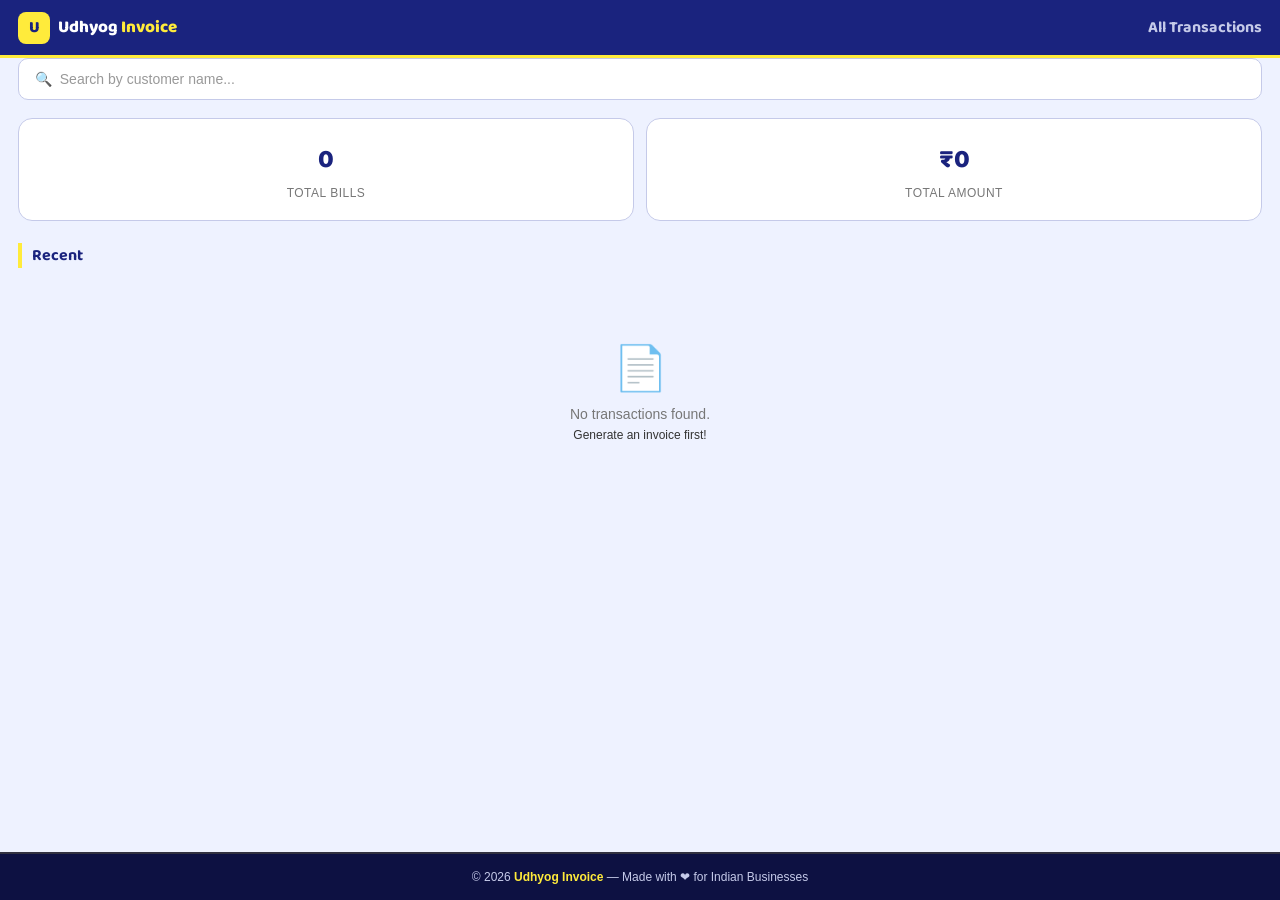
<file: features/transaction.html>
<!DOCTYPE html>
<html lang="en">
<head>
  <meta charset="UTF-8" />
  <meta name="viewport" content="width=device-width, initial-scale=1.0"/>
  <title>All Transactions - Udhyog Invoice</title>
  <link rel="preconnect" href="https://fonts.googleapis.com">
  <link rel="preconnect" href="https://fonts.gstatic.com" crossorigin>
  <link href="https://fonts.googleapis.com/css2?family=Baloo+2:wght@400;500;600;700;800&display=swap" rel="stylesheet">
  <style>
    * { margin: 0; padding: 0; box-sizing: border-box; }

    body {
      font-family: 'Noto Sans', Arial, sans-serif;
      background: #eef2ff;
      color: #222;
      min-height: 100vh;
      display: flex;
      flex-direction: column;
    }

    /* TOP BAR */
    .topbar {
      display: flex; align-items: center; justify-content: space-between;
      padding: 0 18px; height: 58px;
      background: #1a237e; border-bottom: 3px solid #ffeb3b;
    }
    .topbar .logo { display: flex; align-items: center; gap: 8px; text-decoration: none; }
    .topbar .logo-icon {
      width: 32px; height: 32px; background: #ffeb3b; color: #1a237e;
      font-family: 'Baloo 2', cursive; font-weight: 800; font-size: 16px;
      border-radius: 8px; display: flex; align-items: center; justify-content: center;
    }
    .topbar .logo-text { font-family: 'Baloo 2', cursive; font-weight: 800; font-size: 17px; color: #fff; }
    .topbar .logo-text .accent { color: #ffeb3b; }
    .topbar h1 { font-family: 'Baloo 2', cursive; font-size: 16px; font-weight: 700; color: #c5cae9; }

    /* SEARCH BAR */
    .search-wrap {
      padding: 0 18px 18px;
    }
    .search-wrap input {
      width: 100%;
      background: #fff;
      border: 1.5px solid #c5cae9;
      border-radius: 10px;
      padding: 12px 16px;
      font-size: 14px;
      color: #222;
      font-family: 'Noto Sans', Arial, sans-serif;
      outline: none;
      transition: border .2s;
    }
    .search-wrap input::placeholder { color: #999; }
    .search-wrap input:focus { border-color: #1a237e; background: #fff; }

    /* STATS ROW */
    .stats-row {
      display: flex;
      gap: 12px;
      padding: 0 18px 22px;
    }
    .stat-box {
      flex: 1;
      background: #fff;
      border: 1.5px solid #c5cae9;
      border-radius: 14px;
      padding: 20px 16px;
      text-align: center;
      transition: transform .2s;
    }
    .stat-box:hover { transform: translateY(-2px); box-shadow: 0 6px 20px rgba(26,35,126,.08); }
    .stat-box .stat-num {
      font-family: 'Baloo 2', cursive;
      font-size: 26px;
      font-weight: 800;
      color: #1a237e;
      margin-bottom: 5px;
    }
    .stat-box .stat-num.blue { color: #1a237e; }
    .stat-box .stat-label {
      font-size: 12px;
      color: #777;
      text-transform: uppercase;
      letter-spacing: .5px;
    }

    /* RECENT LABEL */
    .recent-label {
      font-family: 'Baloo 2', cursive;
      font-size: 16px;
      font-weight: 700;
      color: #1a237e;
      border-left: 4px solid #ffeb3b;
      padding-left: 10px;
      margin: 0 18px 14px;
    }

    /* TRANSACTION LIST */
    .txn-list {
      padding: 0 18px;
      flex: 1;
    }

    /* EMPTY STATE */
    .empty-state {
      text-align: center;
      padding: 60px 20px;
      color: #999;
    }
    .empty-state .empty-icon { font-size: 44px; margin-bottom: 12px; }
    .empty-state p { font-size: 14px; color: #777; }

    /* TRANSACTION CARD */
    .txn-card {
      background: #fff;
      border: 1.5px solid #c5cae9;
      border-radius: 14px;
      padding: 16px 18px;
      margin-bottom: 12px;
      display: flex;
      justify-content: space-between;
      align-items: center;
      cursor: pointer;
      transition: all .2s;
    }
    .txn-card:hover { transform: translateY(-2px); box-shadow: 0 6px 20px rgba(26,35,126,.08); border-color: #7986cb; }
    .txn-card:active { transform: scale(0.98); }

    .txn-left { flex: 1; }
    .txn-left .txn-id {
      font-size: 13px;
      color: #1a237e;
      font-weight: bold;
      margin-bottom: 4px;
    }
    .txn-left .txn-cust {
      font-size: 16px;
      font-weight: bold;
      color: #222;
      margin-bottom: 3px;
    }
    .txn-left .txn-date {
      font-size: 12px;
      color: #999;
    }
    .txn-right { text-align: right; }
    .txn-right .txn-amt {
      font-family: 'Baloo 2', cursive;
      font-size: 17px;
      font-weight: 700;
      color: #1a237e;
      margin-bottom: 5px;
    }
    .txn-right .txn-items {
      font-size: 11px;
      color: #999;
    }

    /* INVOICE DETAIL OVERLAY */
    .overlay {
      display: none;
      position: fixed;
      top: 0; left: 0; right: 0; bottom: 0;
      background: rgba(0,0,0,0.85);
      z-index: 999;
      overflow-y: auto;
      padding: 20px 16px 40px;
    }
    .overlay.show { display: block; }

    .inv-card {
      background: #fff;
      color: #222;
      border-radius: 14px;
      padding: 22px;
      max-width: 500px;
      margin: 0 auto;
      font-size: 13px;
    }
    .inv-head {
      display: flex;
      justify-content: space-between;
      border-bottom: 2px solid #1a237e;
      padding-bottom: 12px;
      margin-bottom: 14px;
    }
    .inv-biz  { font-size: 17px; font-weight: bold; color: #1a237e; }
    .inv-lbl  { font-size: 20px; font-weight: bold; color: #1a237e; text-align: right; }
    .inv-meta { font-size: 11px; color: #777; text-align: right; }
    .inv-to   { margin-bottom: 14px; }
    .inv-to h4 { font-size: 10px; text-transform: uppercase; color: #999; margin-bottom: 3px; }
    .inv-to p  { font-size: 14px; font-weight: bold; }
    .inv-tbl   { width: 100%; border-collapse: collapse; margin-bottom: 12px; }
    .inv-tbl th { background: #1a237e; color: #fff; padding: 7px 8px; text-align: left; font-size: 11px; }
    .inv-tbl td { padding: 6px 8px; border-bottom: 1px solid #eee; font-size: 12px; }
    .inv-tbl tr:nth-child(even) td { background: #f5f7ff; }
    .inv-tots { max-width: 200px; margin-left: auto; border: 1px solid #c5cae9; border-radius: 5px; overflow: hidden; }
    .inv-tot-row { display: flex; justify-content: space-between; padding: 5px 10px; border-bottom: 1px solid #eee; font-size: 12px; }
    .inv-tot-row:last-child { background: #1a237e; color: #fff; font-weight: bold; font-size: 13px; border: none; }
    .inv-footer-txt { margin-top: 12px; text-align: center; font-size: 11px; color: #bbb; border-top: 1px dashed #ddd; padding-top: 10px; }

    .overlay-btns {
      display: flex;
      gap: 12px;
      margin-top: 16px;
      max-width: 500px;
      margin-left: auto;
      margin-right: auto;
    }
    .btn-close-ov {
      flex: 1;
      background: #333;
      color: #fff;
      border: none;
      border-radius: 12px;
      padding: 14px;
      font-size: 15px;
      font-weight: bold;
      cursor: pointer;
      font-family: 'Baloo 2', cursive;
    }
    .btn-print-ov {
      flex: 1;
      background: #1a237e;
      color: #fff;
      border: none;
      border-radius: 12px;
      padding: 14px;
      font-size: 15px;
      font-weight: bold;
      cursor: pointer;
      font-family: 'Baloo 2', cursive;
    }

    /* HOME INDICATOR */
    .footer {
      background: #0d1142;
      color: #c5cae9;
      text-align: center;
      padding: 16px;
      font-size: 12px;
      margin-top: 30px;
      border-top: 2px solid rgba(255, 235, 59, .15);
    }
    .footer b { color: #ffeb3b; }

    @media print {
      body * { visibility: hidden; }
      .inv-card, .inv-card * { visibility: visible; }
      .inv-card { position: fixed; top: 0; left: 0; width: 100%; border-radius: 0; }
    }
  </style>
</head>
<body>

  <!-- OVERLAY -->
  <div class="overlay" id="overlay">
    <div class="inv-card" id="inv-detail"></div>
    <div class="overlay-btns">
      <button class="btn-close-ov" onclick="closeOverlay()">&#8592; Close</button>
      <button class="btn-print-ov" onclick="window.print()">&#128424; Print</button>
    </div>
  </div>

  <!-- TOP BAR -->
  <div class="topbar">
    <a href="features.html" class="logo">
      <div class="logo-icon">U</div>
      <span class="logo-text">Udhyog <span class="accent">Invoice</span></span>
    </a>
    <h1>All Transactions</h1>
  </div>

  <!-- SEARCH -->
  <div class="search-wrap">
    <input type="text" id="search-inp" placeholder="&#128269;  Search by customer name..." oninput="filterTxns()" />
  </div>

  <!-- STATS -->
  <div class="stats-row">
    <div class="stat-box">
      <div class="stat-num" id="total-bills">0</div>
      <div class="stat-label">Total Bills</div>
    </div>
    <div class="stat-box">
      <div class="stat-num blue" id="total-amount">&#8377;0</div>
      <div class="stat-label">Total Amount</div>
    </div>
  </div>

  <!-- RECENT LABEL -->
  <div class="recent-label">Recent</div>

  <!-- TRANSACTION LIST -->
  <div class="txn-list" id="txn-list"></div>

  <!-- FOOTER -->
  <div class="footer">&copy; 2026 <b>Udhyog Invoice</b> &mdash; Made with &#10084; for Indian Businesses</div>

<script>
  var invoices = [];
  var filtered = [];

  window.onload = function () {
    invoices = JSON.parse(localStorage.getItem('udhyog_invoices') || '[]');
    filtered  = invoices.slice();
    renderStats();
    renderList();
  };

  /* ---- STATS ---- */
  function renderStats() {
    var total = invoices.reduce(function (s, inv) { return s + (inv.total || 0); }, 0);
    document.getElementById('total-bills').textContent  = invoices.length;
    document.getElementById('total-amount').innerHTML   = '&#8377;' + Number(total).toLocaleString('en-IN', { minimumFractionDigits: 0 });
  }

  /* ---- FILTER ---- */
  function filterTxns() {
    var q = document.getElementById('search-inp').value.trim().toLowerCase();
    filtered = invoices.filter(function (inv) {
      return (inv.customer || '').toLowerCase().includes(q) ||
             (inv.id || '').toLowerCase().includes(q);
    });
    renderList();
  }

  /* ---- RENDER LIST ---- */
  function renderList() {
    var el = document.getElementById('txn-list');

    if (filtered.length === 0) {
      el.innerHTML =
        '<div class="empty-state">' +
          '<div class="empty-icon">&#128196;</div>' +
          '<p>No transactions found.</p>' +
          '<p style="margin-top:6px;font-size:12px;color:#333">Generate an invoice first!</p>' +
        '</div>';
      return;
    }

    el.innerHTML = filtered.map(function (inv, i) {
      var itemCount = (inv.items || []).length;
      return '<div class="txn-card" onclick="viewInvoice(' + i + ')">' +
        '<div class="txn-left">' +
          '<div class="txn-id">' + esc(inv.id || 'UI-XXXXX') + '</div>' +
          '<div class="txn-cust">' + esc(inv.customer || 'Customer') + '</div>' +
          '<div class="txn-date">' + (inv.date || inv.at || '—') + '</div>' +
        '</div>' +
        '<div class="txn-right">' +
          '<div class="txn-amt">&#8377;' + Number(inv.total || 0).toLocaleString('en-IN', { minimumFractionDigits: 2 }) + '</div>' +
          '<div class="txn-items">' + itemCount + ' item' + (itemCount !== 1 ? 's' : '') + '</div>' +
        '</div>' +
      '</div>';
    }).join('');
  }

  /* ---- VIEW INVOICE ---- */
  function viewInvoice(i) {
    var inv = filtered[i];
    if (!inv) return;

    var rows = (inv.items || []).map(function (it, idx) {
      return '<tr>' +
        '<td>' + (idx + 1) + '</td>' +
        '<td>' + esc(it.name || '—') + '</td>' +
        '<td>' + (it.qty || 1) + '</td>' +
        '<td>&#8377;' + Number(it.price || 0).toLocaleString('en-IN', { minimumFractionDigits: 2 }) + '</td>' +
        '<td>&#8377;' + Number(it.total || 0).toLocaleString('en-IN', { minimumFractionDigits: 2 }) + '</td>' +
      '</tr>';
    }).join('');

    var sub   = (inv.items || []).reduce(function (s, it) { return s + (it.total || 0); }, 0);
    var tax   = sub * 0.18;
    var grand = inv.total || (sub + tax);
    var user  = localStorage.getItem('udhyog_user') || 'Business';

    document.getElementById('inv-detail').innerHTML =
      '<div class="inv-head">' +
        '<div>' +
          '<div class="inv-biz">&#127981; ' + esc(user) + '</div>' +
          '<div style="font-size:11px;color:#777;margin-top:2px">Udhyog Invoice</div>' +
        '</div>' +
        '<div>' +
          '<div class="inv-lbl">INVOICE</div>' +
          '<div class="inv-meta">No: ' + esc(inv.id || '—') + '</div>' +
          '<div class="inv-meta">Date: ' + (inv.date || '—') + '</div>' +
        '</div>' +
      '</div>' +

      '<div class="inv-to">' +
        '<h4>Bill To</h4>' +
        '<p>' + esc(inv.customer || 'Customer') + '</p>' +
      '</div>' +

      '<table class="inv-tbl">' +
        '<thead><tr><th>#</th><th>Product</th><th>Qty</th><th>Rate</th><th>Amount</th></tr></thead>' +
        '<tbody>' + rows + '</tbody>' +
      '</table>' +

      '<div class="inv-tots">' +
        '<div class="inv-tot-row"><span>Subtotal</span><span>&#8377;' + Number(sub).toLocaleString('en-IN', { minimumFractionDigits: 2 }) + '</span></div>' +
        '<div class="inv-tot-row"><span>GST 18%</span><span>&#8377;' + Number(tax).toLocaleString('en-IN', { minimumFractionDigits: 2 }) + '</span></div>' +
        '<div class="inv-tot-row"><span>Total</span><span>&#8377;' + Number(grand).toLocaleString('en-IN', { minimumFractionDigits: 2 }) + '</span></div>' +
      '</div>' +

      (inv.notes ? '<div style="margin-top:12px;font-size:12px;color:#666"><b>Notes:</b> ' + esc(inv.notes) + '</div>' : '') +
      '<div class="inv-footer-txt">Generated by <b>Udhyog Invoice</b> &mdash; Thank you for your business!</div>';

    document.getElementById('overlay').classList.add('show');
    document.body.style.overflow = 'hidden';
  }

  function closeOverlay() {
    document.getElementById('overlay').classList.remove('show');
    document.body.style.overflow = '';
  }

  function esc(s) {
    return (s || '').replace(/&/g, '&amp;').replace(/</g, '&lt;').replace(/>/g, '&gt;');
  }
</script>

</body>
</html>
</file>
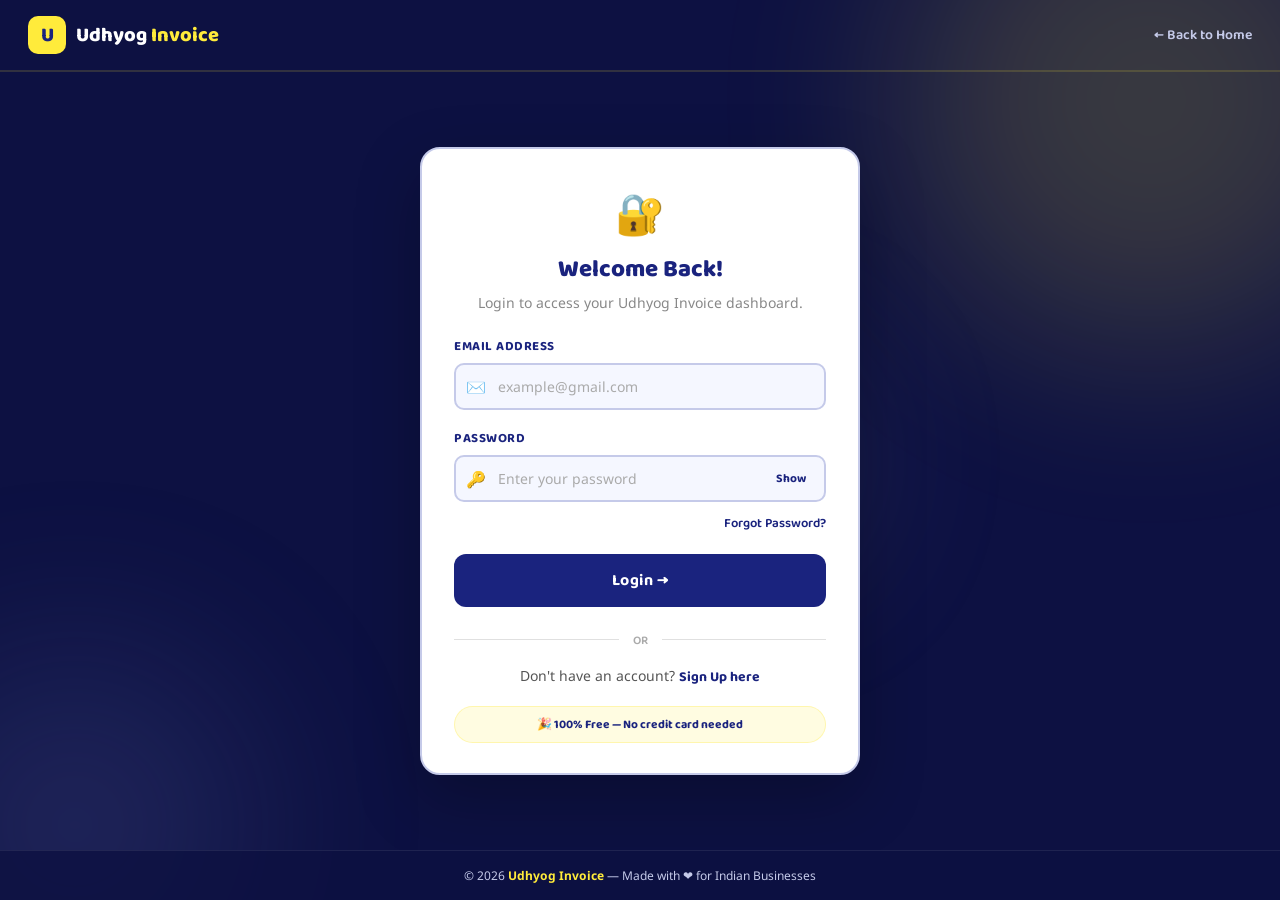
<file: login/loginnew.html>
<!DOCTYPE html>
<html lang="en">

<head>
  <meta charset="UTF-8" />
  <meta name="viewport" content="width=device-width, initial-scale=1.0" />
  <title>Login - Udhyog Invoice</title>
  <link rel="preconnect" href="https://fonts.googleapis.com">
  <link rel="preconnect" href="https://fonts.gstatic.com" crossorigin>
  <link
    href="https://fonts.googleapis.com/css2?family=Baloo+2:wght@400;500;600;700;800&family=Noto+Sans:ital,wght@0,300;0,400;0,500;0,600;1,400&display=swap"
    rel="stylesheet">
  <link rel="stylesheet" href="login-style.css" />
</head>

<body>

  <!-- Background shapes -->
  <div class="bg-shapes">
    <div class="shape shape1"></div>
    <div class="shape shape2"></div>
    <div class="shape shape3"></div>
  </div>

  <!-- NAV BAR -->
  <nav class="login-nav">
    <a href="../index.html" class="logo">
      <div class="logo-icon">U</div>
      <span class="logo-text">Udhyog <span class="accent">Invoice</span></span>
    </a>
    <a href="../index.html" class="back-link">← Back to Home</a>
  </nav>

  <!-- LOGIN CARD -->
  <div class="main-wrap">
    <div class="login-box">

      <div class="login-header">
        <div class="login-avatar">🔐</div>
        <h2 class="form-heading">Welcome Back!</h2>
        <p class="sub-text">Login to access your Udhyog Invoice dashboard.</p>
      </div>

      <div id="msg-box" class="msg-box" style="display:none;"></div>

      <div class="form-group">
        <label for="email">Email Address</label>
        <div class="input-wrap">
          <span class="input-icon">✉️</span>
          <input type="email" id="email" placeholder="example@gmail.com" />
        </div>
      </div>

      <div class="form-group">
        <label for="password">Password</label>
        <div class="input-wrap">
          <span class="input-icon">🔑</span>
          <input type="password" id="password" placeholder="Enter your password" />
          <span class="show-pass" onclick="togglePass('password', this)">Show</span>
        </div>
      </div>

      <div class="forgot-row">
        <a href="#">Forgot Password?</a>
      </div>

      <button class="btn-login" onclick="doLogin()">Login →</button>

      <div class="divider"><span>OR</span></div>

      <p class="signup-text">Don't have an account? <a href="signup.html">Sign Up here</a></p>

      <div class="free-badge">🎉 100% Free — No credit card needed</div>
    </div>
  </div>

  <!-- FOOTER -->
  <div class="footer">
    &copy; 2026 <b>Udhyog Invoice</b> &mdash; Made with &#10084; for Indian Businesses
  </div>

  <script>
    function togglePass(id, btn) {
      var inp = document.getElementById(id);
      if (inp.type === 'password') {
        inp.type = 'text';
        btn.textContent = 'Hide';
      } else {
        inp.type = 'password';
        btn.textContent = 'Show';
      }
    }

    function doLogin() {
      var email = document.getElementById('email').value.trim();
      var pass = document.getElementById('password').value.trim();
      var msg = document.getElementById('msg-box');

      if (!email || !pass) {
        msg.style.display = 'block';
        msg.className = 'msg-box error';
        msg.textContent = 'Please fill in all fields!';
        return;
      }
      if (!email.includes('@')) {
        msg.style.display = 'block';
        msg.className = 'msg-box error';
        msg.textContent = 'Please enter a valid email address!';
        return;
      }
      if (pass.length < 6) {
        msg.style.display = 'block';
        msg.className = 'msg-box error';
        msg.textContent = 'Password must be at least 6 characters!';
        return;
      }

      try {
        localStorage.setItem('udhyog_user', email);
        msg.style.display = 'block';
        msg.className = 'msg-box success';
        msg.textContent = 'Login successful! Redirecting...';

        setTimeout(function () {
          window.location.href = '../features/features.html';
        }, 1500);
      } catch (e) {
        msg.style.display = 'block';
        msg.className = 'msg-box error';
        msg.textContent = 'Storage Error: Unable to save login info.';
      }
    }
  </script>

</body>

</html>
</file>
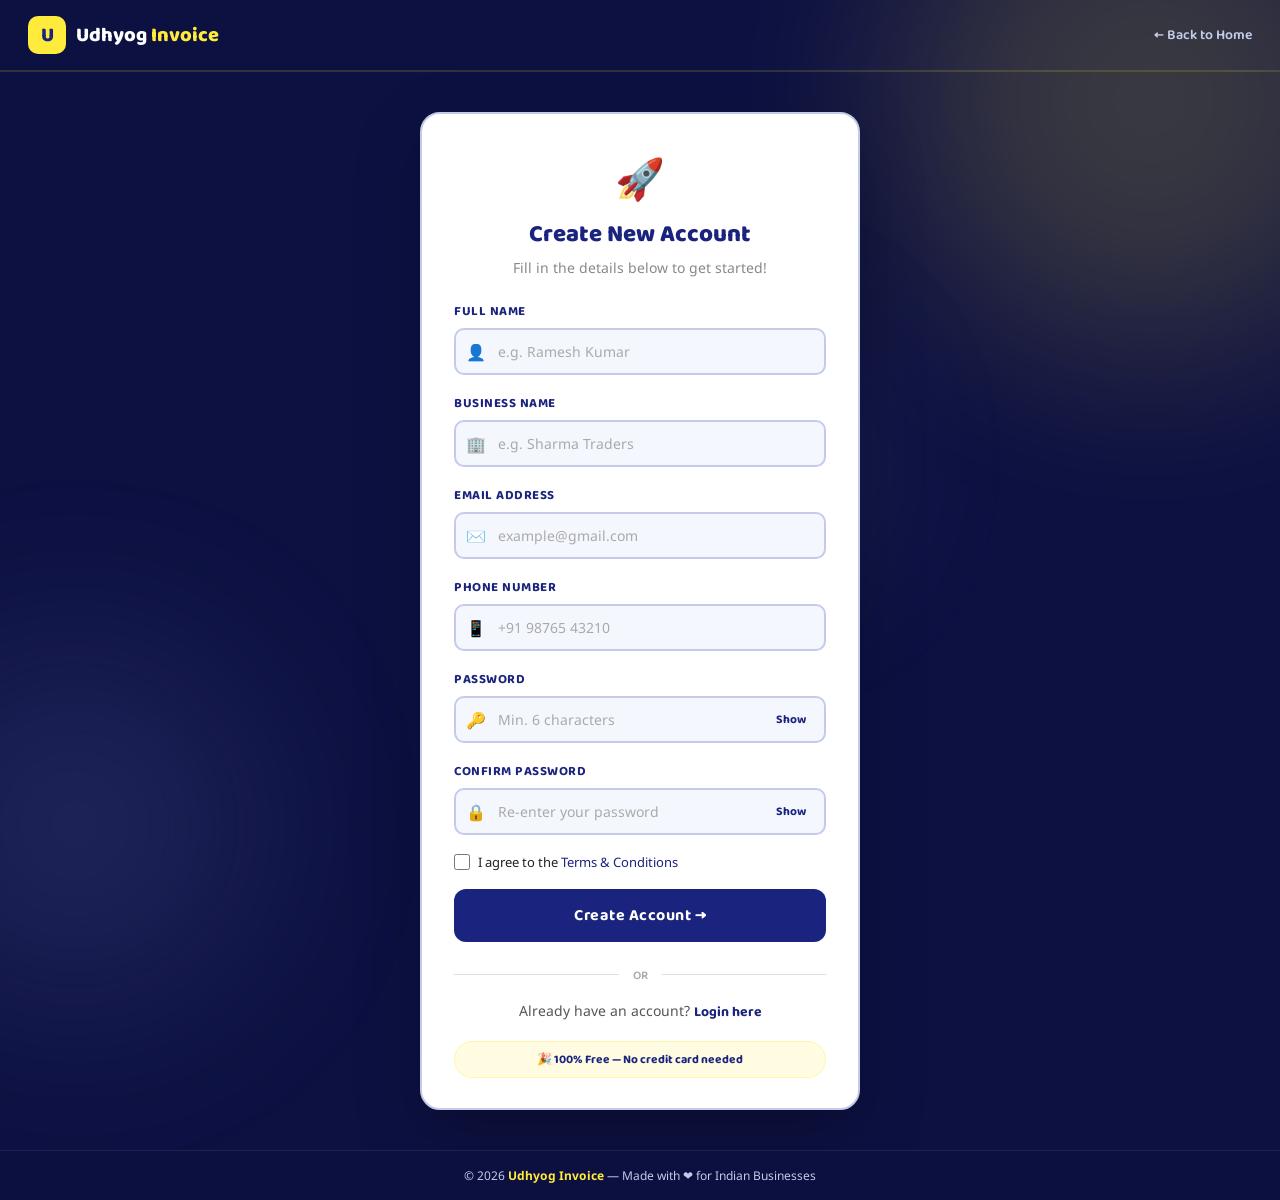
<file: login/signup.html>
<!DOCTYPE html>
<html lang="en">
<head>
  <meta charset="UTF-8" />
  <meta name="viewport" content="width=device-width, initial-scale=1.0"/>
  <title>Sign Up - Udhyog Invoice</title>
  <link rel="preconnect" href="https://fonts.googleapis.com">
  <link rel="preconnect" href="https://fonts.gstatic.com" crossorigin>
  <link href="https://fonts.googleapis.com/css2?family=Baloo+2:wght@400;500;600;700;800&family=Noto+Sans:ital,wght@0,300;0,400;0,500;0,600;1,400&display=swap" rel="stylesheet">
  <link rel="stylesheet" href="login-style.css" />
</head>
<body>

  <!-- Background shapes -->
  <div class="bg-shapes">
    <div class="shape shape1"></div>
    <div class="shape shape2"></div>
    <div class="shape shape3"></div>
  </div>

  <!-- NAV BAR -->
  <nav class="login-nav">
    <a href="../index.html" class="logo">
      <div class="logo-icon">U</div>
      <span class="logo-text">Udhyog <span class="accent">Invoice</span></span>
    </a>
    <a href="../index.html" class="back-link">← Back to Home</a>
  </nav>

  <!-- SIGNUP BOX -->
  <div class="main-wrap">
    <div class="login-box">

      <div class="login-header">
        <div class="login-avatar">🚀</div>
        <h2 class="form-heading">Create New Account</h2>
        <p class="sub-text">Fill in the details below to get started!</p>
      </div>

      <div id="msg-box" class="msg-box" style="display:none;"></div>

      <div class="form-group">
        <label for="fullname">Full Name</label>
        <div class="input-wrap">
          <span class="input-icon">👤</span>
          <input type="text" id="fullname" placeholder="e.g. Ramesh Kumar" />
        </div>
      </div>

      <div class="form-group">
        <label for="business">Business Name</label>
        <div class="input-wrap">
          <span class="input-icon">🏢</span>
          <input type="text" id="business" placeholder="e.g. Sharma Traders" />
        </div>
      </div>

      <div class="form-group">
        <label for="email">Email Address</label>
        <div class="input-wrap">
          <span class="input-icon">✉️</span>
          <input type="email" id="email" placeholder="example@gmail.com" />
        </div>
      </div>

      <div class="form-group">
        <label for="phone">Phone Number</label>
        <div class="input-wrap">
          <span class="input-icon">📱</span>
          <input type="text" id="phone" placeholder="+91 98765 43210" />
        </div>
      </div>

      <div class="form-group">
        <label for="password">Password</label>
        <div class="input-wrap">
          <span class="input-icon">🔑</span>
          <input type="password" id="password" placeholder="Min. 6 characters" />
          <span class="show-pass" onclick="togglePass('password', this)">Show</span>
        </div>
      </div>

      <div class="form-group">
        <label for="confirm">Confirm Password</label>
        <div class="input-wrap">
          <span class="input-icon">🔒</span>
          <input type="password" id="confirm" placeholder="Re-enter your password" />
          <span class="show-pass" onclick="togglePass('confirm', this)">Show</span>
        </div>
      </div>

      <div class="terms-row">
        <input type="checkbox" id="terms" />
        <label for="terms">I agree to the <a href="#">Terms &amp; Conditions</a></label>
      </div>

      <button class="btn-login" onclick="doSignup()">Create Account →</button>

      <div class="divider"><span>OR</span></div>

      <p class="signup-text">Already have an account? <a href="loginnew.html">Login here</a></p>

      <div class="free-badge">🎉 100% Free — No credit card needed</div>
    </div>
  </div>

  <!-- FOOTER -->
  <div class="footer">
    &copy; 2026 <b>Udhyog Invoice</b> &mdash; Made with &#10084; for Indian Businesses
  </div>

  <script>
    function togglePass(id, btn) {
      var inp = document.getElementById(id);
      if (inp.type === 'password') {
        inp.type = 'text';
        btn.textContent = 'Hide';
      } else {
        inp.type = 'password';
        btn.textContent = 'Show';
      }
    }

    function doSignup() {
      var name     = document.getElementById('fullname').value.trim();
      var business = document.getElementById('business').value.trim();
      var email    = document.getElementById('email').value.trim();
      var phone    = document.getElementById('phone').value.trim();
      var pass     = document.getElementById('password').value.trim();
      var confirm  = document.getElementById('confirm').value.trim();
      var terms    = document.getElementById('terms').checked;
      var msg      = document.getElementById('msg-box');

      if (!name || !business || !email || !phone || !pass || !confirm) {
        msg.style.display = 'block';
        msg.className = 'msg-box error';
        msg.textContent = 'Please fill in all fields!';
        return;
      }
      if (!email.includes('@')) {
        msg.style.display = 'block';
        msg.className = 'msg-box error';
        msg.textContent = 'Please enter a valid email address!';
        return;
      }
      if (pass.length < 6) {
        msg.style.display = 'block';
        msg.className = 'msg-box error';
        msg.textContent = 'Password must be at least 6 characters!';
        return;
      }
      if (pass !== confirm) {
        msg.style.display = 'block';
        msg.className = 'msg-box error';
        msg.textContent = 'Passwords do not match!';
        return;
      }
      if (!terms) {
        msg.style.display = 'block';
        msg.className = 'msg-box error';
        msg.textContent = 'Please accept the Terms & Conditions!';
        return;
      }

      try {
        localStorage.setItem('udhyog_signup_email', email);
        msg.style.display = 'block';
        msg.className = 'msg-box success';
        msg.textContent = 'Account created successfully! Redirecting to login...';

        setTimeout(function () {
          window.location.href = 'loginnew.html';
        }, 1800);
      } catch (e) {
        msg.style.display = 'block';
        msg.className = 'msg-box error';
        msg.textContent = 'Storage Error: Unable to save account. Storage might be full.';
      }
    }
  </script>

</body>
</html>
</file>
<file: style_1.css>
*,
*::before,
*::after {
    box-sizing: border-box;
    margin: 0;
    padding: 0
}

html {
    scroll-behavior: smooth
}

body {
    font-family: 'Noto Sans', Arial, sans-serif;
    background: #eef2ff;
    color: #222;
    font-size: 16px;
    line-height: 1.6;
    overflow-x: hidden
}

img {
    max-width: 100%;
    display: block
}

a {
    text-decoration: none;
    color: inherit
}

.container {
    max-width: 1160px;
    margin: 0 auto;
    padding: 0 24px
}

/* NAVBAR */
.navbar {
    position: fixed;
    top: 0;
    left: 0;
    right: 0;
    z-index: 1000;
    background: rgba(26, 35, 126, 0.97);
    backdrop-filter: blur(12px);
    border-bottom: 2px solid #ffeb3b;
    transition: box-shadow .3s
}

.navbar.scrolled {
    box-shadow: 0 4px 24px rgba(26, 35, 126, 0.3)
}

.nav-inner {
    display: flex;
    align-items: center;
    gap: 32px;
    height: 64px
}

.logo {
    display: flex;
    align-items: center;
    gap: 10px
}

.logo-icon {
    width: 38px;
    height: 38px;
    background: #ffeb3b;
    color: #1a237e;
    font-family: 'Baloo 2', cursive;
    font-weight: 800;
    font-size: 20px;
    border-radius: 10px;
    display: flex;
    align-items: center;
    justify-content: center
}

.logo-text {
    font-family: 'Baloo 2', cursive;
    font-weight: 800;
    font-size: 20px;
    color: #fff;
    white-space: nowrap
}

.logo-text .accent {
    color: #ffeb3b
}

.nav-links {
    display: flex;
    gap: 28px;
    margin-left: auto
}

.nav-links a {
    font-family: 'Baloo 2', cursive;
    font-weight: 600;
    font-size: 15px;
    color: #c5cae9;
    transition: color .2s
}

.nav-links a:hover {
    color: #ffeb3b
}

.nav-cta {
    display: flex;
    gap: 12px;
    align-items: center
}

.btn-outline-nav {
    display: inline-block;
    background: transparent;
    color: #ffeb3b;
    font-family: 'Baloo 2', cursive;
    font-weight: 700;
    font-size: 14px;
    padding: 8px 20px;
    border-radius: 8px;
    border: 2px solid #ffeb3b;
    transition: all .2s
}

.btn-outline-nav:hover {
    background: #ffeb3b;
    color: #1a237e
}

.btn-primary-nav {
    display: inline-block;
    background: #ffeb3b;
    color: #1a237e;
    font-family: 'Baloo 2', cursive;
    font-weight: 700;
    font-size: 14px;
    padding: 8px 22px;
    border-radius: 8px;
    border: 2px solid #ffeb3b;
    transition: all .2s
}

.btn-primary-nav:hover {
    background: #fdd835;
    transform: translateY(-2px);
    box-shadow: 0 6px 20px rgba(255, 235, 59, 0.3)
}

.hamburger {
    display: none;
    flex-direction: column;
    gap: 5px;
    background: none;
    border: none;
    cursor: pointer;
    margin-left: auto;
    padding: 4px
}

.hamburger span {
    display: block;
    width: 24px;
    height: 2.5px;
    background: #fff;
    border-radius: 4px;
    transition: all .3s
}

.mobile-menu {
    display: none;
    flex-direction: column;
    padding: 16px 24px 20px;
    border-top: 1px solid rgba(255, 235, 59, 0.2);
    gap: 12px;
    background: #1a237e
}

.mobile-menu a {
    font-family: 'Baloo 2', cursive;
    font-weight: 600;
    font-size: 16px;
    color: #c5cae9;
    padding: 8px 0
}

.mobile-menu.open {
    display: flex
}

/* HERO */
.hero {
    padding: 130px 0 80px;
    position: relative;
    overflow: hidden;
    background: linear-gradient(145deg, #1a237e 0%, #283593 50%, #1a237e 100%)
}

.hero-bg-shapes {
    position: absolute;
    inset: 0;
    pointer-events: none
}

.shape {
    position: absolute;
    border-radius: 50%;
    filter: blur(80px);
    opacity: .2
}

.shape1 {
    width: 500px;
    height: 500px;
    background: #ffeb3b;
    top: -120px;
    right: -100px
}

.shape2 {
    width: 300px;
    height: 300px;
    background: #c5cae9;
    bottom: 40px;
    left: -80px
}

.shape3 {
    width: 200px;
    height: 200px;
    background: #7986cb;
    top: 50%;
    left: 40%
}

.hero-inner {
    display: grid;
    grid-template-columns: 1fr 1fr;
    gap: 60px;
    align-items: center;
    position: relative;
    z-index: 2
}

.hero-badge {
    display: inline-block;
    background: rgba(255, 235, 59, 0.15);
    color: #ffeb3b;
    font-family: 'Baloo 2', cursive;
    font-weight: 700;
    font-size: 13px;
    padding: 6px 16px;
    border-radius: 100px;
    margin-bottom: 20px;
    border: 1.5px solid rgba(255, 235, 59, 0.3)
}

.hero-text h1 {
    font-family: 'Baloo 2', cursive;
    font-size: clamp(32px, 5vw, 54px);
    font-weight: 800;
    color: #fff;
    line-height: 1.15;
    margin-bottom: 20px
}

.hero-text h1 .highlight {
    color: #ffeb3b;
    position: relative;
    display: inline-block
}

.hero-text h1 .highlight::after {
    content: '';
    position: absolute;
    bottom: 4px;
    left: 0;
    right: 0;
    height: 6px;
    background: linear-gradient(90deg, #ffeb3b, #fdd835);
    border-radius: 4px;
    z-index: -1;
    opacity: .3
}

.hero-sub {
    font-size: 17px;
    color: #c5cae9;
    max-width: 480px;
    margin-bottom: 36px;
    line-height: 1.7
}

.hero-actions {
    display: flex;
    gap: 16px;
    flex-wrap: wrap;
    margin-bottom: 40px
}

.btn-primary-lg {
    display: inline-block;
    background: #ffeb3b;
    color: #1a237e;
    font-family: 'Baloo 2', cursive;
    font-weight: 700;
    font-size: 17px;
    padding: 15px 36px;
    border-radius: 12px;
    border: 2px solid #ffeb3b;
    transition: all .2s;
    cursor: pointer
}

.btn-primary-lg:hover {
    background: #fdd835;
    transform: translateY(-2px);
    box-shadow: 0 8px 28px rgba(255, 235, 59, 0.3)
}

.btn-ghost {
    display: inline-flex;
    align-items: center;
    gap: 10px;
    background: transparent;
    color: #c5cae9;
    font-family: 'Baloo 2', cursive;
    font-weight: 600;
    font-size: 17px;
    padding: 15px 28px;
    border-radius: 12px;
    border: 2px solid rgba(197, 202, 233, 0.3);
    transition: all .2s;
    cursor: pointer
}

.btn-ghost:hover {
    border-color: #ffeb3b;
    color: #ffeb3b
}

.play-icon {
    display: inline-flex;
    align-items: center;
    justify-content: center;
    width: 32px;
    height: 32px;
    background: #ffeb3b;
    color: #1a237e;
    border-radius: 50%;
    font-size: 12px
}

.hero-stats {
    display: flex;
    align-items: center;
    gap: 20px;
    padding: 20px 24px;
    background: rgba(255, 255, 255, 0.08);
    border-radius: 14px;
    backdrop-filter: blur(10px);
    border: 1.5px solid rgba(255, 255, 255, 0.12);
    max-width: fit-content
}

.stat {
    text-align: center
}

.stat strong {
    display: block;
    font-family: 'Baloo 2', cursive;
    font-size: 22px;
    font-weight: 800;
    color: #ffeb3b
}

.stat span {
    font-size: 12px;
    color: #c5cae9;
    font-weight: 500
}

.stat-divider {
    width: 1px;
    height: 36px;
    background: rgba(255, 255, 255, 0.15)
}

/* PHONE MOCKUP */
.hero-visual {
    position: relative;
    display: flex;
    justify-content: center
}

.phone-mockup {
    width: 280px;
    background: #0d1142;
    border-radius: 36px;
    padding: 20px 12px;
    box-shadow: 0 30px 80px rgba(0, 0, 0, 0.4), 0 0 0 8px #0d1142;
    position: relative;
    z-index: 2;
    animation: float 4s ease-in-out infinite
}

@keyframes float {

    0%,
    100% {
        transform: translateY(0)
    }

    50% {
        transform: translateY(-10px)
    }
}

.phone-screen {
    background: #f5f7ff;
    border-radius: 24px;
    padding: 16px 14px;
    min-height: 420px
}

.phone-header {
    display: flex;
    justify-content: space-between;
    align-items: center;
    margin-bottom: 14px
}

.phone-logo {
    font-family: 'Baloo 2', cursive;
    font-weight: 800;
    font-size: 14px;
    color: #1a237e
}

.phone-avatar {
    width: 28px;
    height: 28px;
    background: #1a237e;
    color: #ffeb3b;
    border-radius: 50%;
    display: flex;
    align-items: center;
    justify-content: center;
    font-weight: 700;
    font-size: 13px
}

.phone-card {
    border-radius: 12px;
    padding: 14px 16px;
    margin-bottom: 14px;
    background: linear-gradient(135deg, #1a237e, #283593);
    color: #fff
}

.card-label {
    font-size: 11px;
    opacity: .85;
    font-weight: 500
}

.card-amount {
    font-family: 'Baloo 2', cursive;
    font-size: 24px;
    font-weight: 800;
    margin: 4px 0
}

.card-change {
    font-size: 11px;
    opacity: .9
}

.inv-list-title {
    font-family: 'Baloo 2', cursive;
    font-weight: 700;
    font-size: 12px;
    color: #888;
    margin-bottom: 10px;
    text-transform: uppercase;
    letter-spacing: .5px
}

.inv-item {
    display: flex;
    align-items: center;
    gap: 8px;
    padding: 8px 0;
    border-bottom: 1px solid #e8eaf6
}

.inv-dot {
    width: 8px;
    height: 8px;
    border-radius: 50%;
    flex-shrink: 0
}

.inv-dot.blue {
    background: #1a237e
}

.inv-dot.orange {
    background: #FF6F00
}

.inv-dot.green {
    background: #2e7d32
}

.inv-detail {
    flex: 1
}

.inv-name {
    font-weight: 600;
    font-size: 12px
}

.inv-num {
    font-size: 10px;
    color: #888
}

.inv-amount {
    font-family: 'Baloo 2', cursive;
    font-weight: 700;
    font-size: 12px
}

.inv-amount.paid {
    color: #1a237e
}

.inv-amount.pending {
    color: #FF6F00
}

.inv-amount.paid-green {
    color: #2e7d32
}

.phone-gst-tag {
    margin-top: 12px;
    text-align: center;
    font-size: 11px;
    font-weight: 700;
    color: #1a237e;
    background: #e8eaf6;
    padding: 6px;
    border-radius: 6px
}

.floating-badge {
    position: absolute;
    background: #fff;
    border-radius: 12px;
    padding: 10px 16px;
    box-shadow: 0 20px 60px rgba(0, 0, 0, 0.15);
    display: flex;
    align-items: center;
    gap: 10px;
    border: 1.5px solid #c5cae9;
    z-index: 3;
    animation: floatBadge 5s ease-in-out infinite
}

.badge-f1 {
    top: 20px;
    left: -60px;
    animation-delay: .5s
}

.badge-f2 {
    bottom: 50px;
    right: -50px;
    animation-delay: 1.5s
}

@keyframes floatBadge {

    0%,
    100% {
        transform: translateY(0)
    }

    50% {
        transform: translateY(-8px)
    }
}

.f-icon {
    font-size: 22px
}

.floating-badge strong {
    font-family: 'Baloo 2', cursive;
    font-weight: 700;
    font-size: 13px;
    display: block;
    color: #1a237e
}

.floating-badge small {
    font-size: 11px;
    color: #888
}

/* TRUST STRIP */
.trust-strip {
    background: #e8eaf6;
    padding: 18px 0;
    border-top: 2px solid #c5cae9;
    border-bottom: 2px solid #c5cae9
}

.trust-strip .container {
    display: flex;
    align-items: center;
    gap: 24px;
    flex-wrap: wrap
}

.trust-strip p {
    font-family: 'Baloo 2', cursive;
    font-weight: 600;
    font-size: 14px;
    color: #555;
    white-space: nowrap
}

.trust-logos {
    display: flex;
    gap: 12px;
    flex-wrap: wrap
}

.trust-logos span {
    font-family: 'Baloo 2', cursive;
    font-weight: 700;
    font-size: 14px;
    color: #1a237e;
    background: #fff;
    padding: 4px 14px;
    border-radius: 100px;
    border: 1.5px solid #c5cae9
}

/* SECTION HEADERS */
.section-header {
    text-align: center;
    margin-bottom: 56px
}

.section-header h2 {
    font-family: 'Baloo 2', cursive;
    font-size: clamp(28px, 4vw, 42px);
    font-weight: 800;
    color: #1a237e;
    margin-bottom: 14px;
    line-height: 1.2
}

.section-header p {
    color: #666;
    max-width: 520px;
    margin: 0 auto;
    font-size: 17px
}

.section-header.light h2 {
    color: #fff
}

.section-header.light p {
    color: rgba(255, 255, 255, 0.65)
}

.section-badge {
    display: inline-block;
    background: #e8eaf6;
    color: #1a237e;
    font-family: 'Baloo 2', cursive;
    font-weight: 700;
    font-size: 13px;
    letter-spacing: 1.5px;
    text-transform: uppercase;
    padding: 6px 18px;
    border-radius: 100px;
    margin-bottom: 16px
}

.section-badge.alt {
    background: rgba(255, 255, 255, 0.12);
    color: #fff
}

/* FEATURES SECTION */
.features-section {
    padding: 96px 0;
    background: #fff
}

.features-grid {
    display: grid;
    grid-template-columns: repeat(3, 1fr);
    gap: 24px
}

.feat-card {
    background: #fff;
    border: 2px solid #c5cae9;
    border-radius: 16px;
    padding: 32px 28px;
    transition: all .25s;
    position: relative;
    overflow: hidden
}

.feat-card::before {
    content: '';
    position: absolute;
    bottom: 0;
    left: 0;
    right: 0;
    height: 4px;
    background: linear-gradient(90deg, #1a237e, #283593);
    transform: scaleX(0);
    transition: transform .3s;
    border-radius: 0 0 16px 16px
}

.feat-card:hover {
    box-shadow: 0 20px 60px rgba(26, 35, 126, 0.12);
    transform: translateY(-4px);
    border-color: #7986cb
}

.feat-card:hover::before {
    transform: scaleX(1)
}

.feat-card.featured {
    background: #1a237e;
    border-color: #1a237e;
    color: #fff
}

.feat-card.featured h3 {
    color: #fff
}

.feat-card.featured p {
    color: rgba(255, 255, 255, 0.75)
}

.feat-tag {
    display: inline-block;
    background: #ffeb3b;
    color: #1a237e;
    font-size: 11px;
    font-weight: 700;
    padding: 3px 10px;
    border-radius: 100px;
    margin-bottom: 12px;
    letter-spacing: .5px
}

.feat-icon {
    width: 52px;
    height: 52px;
    border-radius: 14px;
    display: flex;
    align-items: center;
    justify-content: center;
    font-size: 24px;
    margin-bottom: 18px
}

.feat-card h3 {
    font-family: 'Baloo 2', cursive;
    font-size: 19px;
    font-weight: 700;
    color: #1a237e;
    margin-bottom: 8px
}

.feat-card p {
    font-size: 14.5px;
    color: #666;
    line-height: 1.6
}

/* HOW IT WORKS */
.how-it-works {
    padding: 96px 0;
    background: #0d1142;
    position: relative;
    overflow: hidden
}

.how-it-works::before {
    content: '';
    position: absolute;
    inset: 0;
    background: radial-gradient(ellipse at 80% 50%, rgba(255, 235, 59, 0.08) 0%, transparent 60%)
}

.steps {
    display: flex;
    align-items: flex-start;
    gap: 12px;
    position: relative;
    z-index: 2;
    flex-wrap: wrap
}

.step {
    flex: 1;
    min-width: 200px;
    background: rgba(255, 255, 255, 0.05);
    border: 1.5px solid rgba(255, 255, 255, 0.1);
    border-radius: 16px;
    padding: 32px 24px;
    transition: all .25s
}

.step:hover {
    background: rgba(255, 255, 255, 0.08);
    transform: translateY(-4px)
}

.step-num {
    font-family: 'Baloo 2', cursive;
    font-size: 44px;
    font-weight: 800;
    color: rgba(255, 235, 59, 0.15);
    line-height: 1;
    margin-bottom: 16px
}

.step-content h3 {
    font-family: 'Baloo 2', cursive;
    font-size: 19px;
    font-weight: 700;
    color: #fff;
    margin-bottom: 8px
}

.step-content p {
    font-size: 14.5px;
    color: rgba(255, 255, 255, 0.6);
    line-height: 1.6
}

.step-arrow {
    font-size: 28px;
    color: rgba(255, 235, 59, 0.3);
    align-self: center;
    padding: 0 4px;
    flex-shrink: 0
}

/* TESTIMONIALS */
.testimonials {
    padding: 96px 0;
    background: #f5f7ff
}

.testimonials-grid {
    display: grid;
    grid-template-columns: repeat(3, 1fr);
    gap: 24px
}

.testi-card {
    background: #fff;
    border: 2px solid #c5cae9;
    border-radius: 16px;
    padding: 32px 28px;
    transition: all .25s
}

.testi-card:hover {
    box-shadow: 0 20px 60px rgba(26, 35, 126, 0.12);
    transform: translateY(-4px)
}

.testi-card.featured {
    border-color: #7986cb;
    background: #e8eaf6
}

.testi-stars {
    color: #ffeb3b;
    font-size: 18px;
    margin-bottom: 14px;
    letter-spacing: 2px;
    text-shadow: 0 0 2px rgba(0, 0, 0, 0.2)
}

.testi-card p {
    font-size: 15px;
    color: #333;
    line-height: 1.7;
    font-style: italic;
    margin-bottom: 24px
}

.testi-author {
    display: flex;
    align-items: center;
    gap: 12px
}

.testi-avatar {
    width: 44px;
    height: 44px;
    border-radius: 50%;
    color: #fff;
    display: flex;
    align-items: center;
    justify-content: center;
    font-family: 'Baloo 2', cursive;
    font-weight: 700;
    font-size: 18px;
    flex-shrink: 0
}

.testi-author strong {
    display: block;
    font-family: 'Baloo 2', cursive;
    font-size: 15px;
    font-weight: 700;
    color: #1a237e
}

.testi-author span {
    font-size: 13px;
    color: #888
}

/* PRICING */
.pricing {
    padding: 96px 0;
    background: #0d1142;
    position: relative;
    overflow: hidden
}

.pricing::before {
    content: '';
    position: absolute;
    inset: 0;
    background: radial-gradient(circle at 20% 80%, rgba(255, 235, 59, 0.06) 0%, transparent 50%)
}

.pricing-grid {
    display: grid;
    grid-template-columns: repeat(3, 1fr);
    gap: 24px;
    position: relative;
    z-index: 2
}

.price-card {
    background: rgba(255, 255, 255, 0.05);
    border: 2px solid rgba(255, 255, 255, 0.1);
    border-radius: 16px;
    padding: 36px 28px;
    transition: all .25s;
    position: relative
}

.price-card:hover {
    background: rgba(255, 255, 255, 0.08);
    transform: translateY(-4px)
}

.price-card.popular {
    background: #1a237e;
    border-color: #ffeb3b;
    transform: scale(1.04)
}

.price-card.popular:hover {
    transform: scale(1.04) translateY(-4px)
}

.popular-tag {
    position: absolute;
    top: -14px;
    left: 50%;
    transform: translateX(-50%);
    background: #ffeb3b;
    color: #1a237e;
    font-size: 12px;
    font-weight: 700;
    padding: 4px 16px;
    border-radius: 100px;
    white-space: nowrap
}

.price-plan {
    font-family: 'Baloo 2', cursive;
    font-size: 14px;
    font-weight: 700;
    color: rgba(255, 255, 255, 0.55);
    text-transform: uppercase;
    letter-spacing: 1.5px;
    margin-bottom: 12px
}

.price-card.popular .price-plan {
    color: rgba(255, 255, 255, 0.75)
}

.price-amount {
    font-family: 'Baloo 2', cursive;
    font-size: 38px;
    font-weight: 800;
    color: #fff;
    margin-bottom: 6px
}

.price-amount span {
    font-size: 16px;
    opacity: .6;
    font-weight: 500
}

.price-desc {
    font-size: 13px;
    color: rgba(255, 255, 255, 0.5);
    margin-bottom: 24px
}

.price-features {
    list-style: none;
    margin-bottom: 28px;
    display: flex;
    flex-direction: column;
    gap: 10px
}

.price-features li {
    font-size: 14px;
    color: rgba(255, 255, 255, 0.75);
    font-weight: 500
}

.price-features li.disabled {
    color: rgba(255, 255, 255, 0.3)
}

.btn-primary-card {
    display: block;
    text-align: center;
    background: #ffeb3b;
    color: #1a237e;
    font-family: 'Baloo 2', cursive;
    font-weight: 700;
    font-size: 15px;
    padding: 12px 28px;
    border-radius: 10px;
    border: 2px solid #ffeb3b;
    transition: all .2s
}

.btn-primary-card:hover {
    background: #fdd835;
    transform: translateY(-2px)
}

.btn-outline-card {
    display: block;
    text-align: center;
    background: transparent;
    color: rgba(255, 255, 255, 0.8);
    font-family: 'Baloo 2', cursive;
    font-weight: 700;
    font-size: 15px;
    padding: 12px 28px;
    border-radius: 10px;
    border: 2px solid rgba(255, 255, 255, 0.3);
    transition: all .2s
}

.btn-outline-card:hover {
    background: rgba(255, 255, 255, 0.1);
    color: #fff;
    border-color: rgba(255, 255, 255, 0.5)
}

.price-card.popular .btn-primary-card {
    background: #fff;
    color: #1a237e;
    border-color: #fff
}

.price-card.popular .btn-primary-card:hover {
    background: #e8eaf6
}

/* DOWNLOAD CTA */
.download-cta {
    padding: 80px 0;
    background: linear-gradient(135deg, #283593, #1a237e)
}

.cta-inner {
    display: grid;
    grid-template-columns: 1fr auto;
    gap: 60px;
    align-items: center
}

.cta-text h2 {
    font-family: 'Baloo 2', cursive;
    font-size: clamp(26px, 3.5vw, 40px);
    font-weight: 800;
    color: #fff;
    margin-bottom: 10px
}

.cta-text p {
    color: rgba(255, 255, 255, 0.75);
    font-size: 16px;
    margin-bottom: 28px
}

.store-buttons {
    display: flex;
    gap: 14px;
    flex-wrap: wrap
}

.store-btn {
    display: flex;
    align-items: center;
    gap: 12px;
    background: rgba(0, 0, 0, 0.2);
    border: 1.5px solid rgba(255, 255, 255, 0.25);
    color: #fff;
    border-radius: 12px;
    padding: 12px 20px;
    transition: all .2s;
    backdrop-filter: blur(8px)
}

.store-btn:hover {
    background: rgba(0, 0, 0, 0.35);
    transform: translateY(-2px)
}

.store-icon {
    font-size: 26px
}

.store-btn small {
    display: block;
    font-size: 11px;
    opacity: .7
}

.store-btn strong {
    font-family: 'Baloo 2', cursive;
    font-size: 15px;
    font-weight: 700
}

.cta-circle {
    width: 180px;
    height: 180px;
    border-radius: 50%;
    background: rgba(255, 235, 59, 0.1);
    display: flex;
    align-items: center;
    justify-content: center;
    border: 3px solid rgba(255, 235, 59, 0.2)
}

.cta-inner-circle {
    width: 130px;
    height: 130px;
    background: rgba(255, 255, 255, 0.95);
    border-radius: 50%;
    display: flex;
    flex-direction: column;
    align-items: center;
    justify-content: center;
    gap: 2px
}

.cta-logo-big {
    width: 48px;
    height: 48px;
    background: #1a237e;
    color: #ffeb3b;
    border-radius: 14px;
    display: flex;
    align-items: center;
    justify-content: center;
    font-family: 'Baloo 2', cursive;
    font-weight: 800;
    font-size: 26px;
    margin-bottom: 6px
}

.cta-tagline {
    font-family: 'Baloo 2', cursive;
    font-weight: 700;
    font-size: 12px;
    color: #1a237e;
    text-align: center;
    line-height: 1.3
}

/* FOOTER */
.footer {
    background: #0d1142;
    padding: 72px 0 0
}

.footer-inner {
    display: grid;
    grid-template-columns: 280px 1fr;
    gap: 60px;
    margin-bottom: 48px
}

.footer-brand .logo-text {
    color: #fff
}

.footer-brand p {
    font-size: 14px;
    color: rgba(255, 255, 255, 0.5);
    margin-top: 14px;
    line-height: 1.6;
    max-width: 220px
}

.footer-social {
    display: flex;
    gap: 10px;
    margin-top: 20px
}

.footer-social a {
    width: 36px;
    height: 36px;
    background: rgba(255, 255, 255, 0.08);
    color: rgba(255, 255, 255, 0.6);
    border-radius: 8px;
    display: flex;
    align-items: center;
    justify-content: center;
    font-size: 12px;
    font-weight: 700;
    transition: all .2s
}

.footer-social a:hover {
    background: #ffeb3b;
    color: #1a237e
}

.footer-links {
    display: flex;
    gap: 40px;
    flex-wrap: wrap
}

.footer-col {
    display: flex;
    flex-direction: column;
    gap: 10px;
    min-width: 120px
}

.footer-col h4 {
    font-family: 'Baloo 2', cursive;
    font-weight: 700;
    font-size: 14px;
    color: #ffeb3b;
    margin-bottom: 4px
}

.footer-col a {
    font-size: 13.5px;
    color: rgba(255, 255, 255, 0.5);
    transition: color .2s
}

.footer-col a:hover {
    color: #ffeb3b
}

.footer-bottom {
    border-top: 1px solid rgba(255, 255, 255, 0.08);
    padding: 20px 0
}

.footer-bottom .container {
    display: flex;
    align-items: center;
    justify-content: space-between;
    flex-wrap: wrap;
    gap: 12px
}

.footer-bottom span {
    font-size: 13px;
    color: rgba(255, 255, 255, 0.4)
}

.footer-legal {
    display: flex;
    gap: 20px
}

.footer-legal a {
    font-size: 13px;
    color: rgba(255, 255, 255, 0.4);
    transition: color .2s
}

.footer-legal a:hover {
    color: #ffeb3b
}

/* ANIMATIONS */
[data-anim] {
    opacity: 0;
    transform: translateY(28px);
    transition: opacity .6s cubic-bezier(.22, 1, .36, 1), transform .6s cubic-bezier(.22, 1, .36, 1)
}

[data-anim].visible {
    opacity: 1;
    transform: translateY(0)
}

#heroText {
    animation: slideInLeft .8s cubic-bezier(.22, 1, .36, 1) both
}

#heroVisual {
    animation: slideInRight .8s .2s cubic-bezier(.22, 1, .36, 1) both
}

@keyframes slideInLeft {
    from {
        opacity: 0;
        transform: translateX(-40px)
    }

    to {
        opacity: 1;
        transform: translateX(0)
    }
}

@keyframes slideInRight {
    from {
        opacity: 0;
        transform: translateX(40px)
    }

    to {
        opacity: 1;
        transform: translateX(0)
    }
}

/* RESPONSIVE */
@media(max-width:1024px) {
    .features-grid {
        grid-template-columns: repeat(2, 1fr)
    }

    .testimonials-grid {
        grid-template-columns: repeat(2, 1fr)
    }

    .pricing-grid {
        grid-template-columns: 1fr;
        max-width: 420px;
        margin: 0 auto
    }

    .price-card.popular {
        transform: none
    }

    .price-card.popular:hover {
        transform: translateY(-4px)
    }
}

@media(max-width:900px) {
    .hero-inner {
        grid-template-columns: 1fr;
        text-align: center
    }

    .hero-text h1 {
        font-size: 36px
    }

    .hero-sub {
        margin: 0 auto 36px
    }

    .hero-actions {
        justify-content: center
    }

    .hero-stats {
        margin: 0 auto
    }

    .hero-visual {
        display: none
    }

    .cta-inner {
        grid-template-columns: 1fr
    }

    .cta-graphic {
        display: none
    }

    .footer-inner {
        grid-template-columns: 1fr
    }
}

@media(max-width:768px) {

    .nav-links,
    .nav-cta {
        display: none
    }

    .hamburger {
        display: flex
    }

    .features-grid {
        grid-template-columns: 1fr
    }

    .testimonials-grid {
        grid-template-columns: 1fr
    }

    .steps {
        flex-direction: column
    }

    .step-arrow {
        transform: rotate(90deg);
        align-self: center
    }

    .trust-strip .container {
        flex-direction: column;
        align-items: flex-start
    }
}

@media(max-width:480px) {
    .hero {
        padding: 110px 0 60px
    }

    .hero-stats {
        flex-direction: column;
        gap: 12px
    }

    .stat-divider {
        width: 80px;
        height: 1px
    }

    .store-buttons {
        flex-direction: column
    }

    .footer-links {
        gap: 24px
    }

    .footer-bottom .container {
        flex-direction: column;
        align-items: flex-start
    }
}

/* ACTION CARDS (Features Quick Actions) */
.actions-grid {
    grid-template-columns: repeat(auto-fill, minmax(240px, 1fr)) !important;
    gap: 20px !important;
}

.action-card {
    display: block;
    background: #fff;
    border: 2px solid #c5cae9;
    border-radius: 16px;
    padding: 28px 24px;
    text-decoration: none;
    color: inherit;
    position: relative;
    overflow: hidden;
    transition: all 0.25s ease;
    cursor: pointer;
}

.action-card::before {
    content: '';
    position: absolute;
    bottom: 0;
    left: 0;
    right: 0;
    height: 4px;
    background: linear-gradient(90deg, #1a237e, #ffeb3b);
    transform: scaleX(0);
    transition: transform 0.3s;
}

.action-card::after {
    content: '→';
    position: absolute;
    top: 24px;
    right: 20px;
    font-size: 20px;
    color: #c5cae9;
    transition: all 0.25s;
    font-weight: 700;
}

.action-card:hover {
    transform: translateY(-6px);
    box-shadow: 0 16px 48px rgba(26, 35, 126, 0.15);
    border-color: #7986cb;
}

.action-card:hover::before {
    transform: scaleX(1);
}

.action-card:hover::after {
    color: #1a237e;
    right: 16px;
}

.action-card.featured {
    background: #1a237e;
    border-color: #1a237e;
    color: #fff;
}

.action-card.featured::after {
    color: rgba(255, 235, 59, 0.4);
}

.action-card.featured:hover::after {
    color: #ffeb3b;
}

.action-card.featured h3 {
    color: #fff;
}

.action-card.featured p {
    color: rgba(255, 255, 255, 0.7);
}

.action-card.featured::before {
    background: linear-gradient(90deg, #ffeb3b, #fdd835);
}

.action-badge {
    display: inline-block;
    background: #ffeb3b;
    color: #1a237e;
    font-size: 11px;
    font-weight: 700;
    padding: 3px 10px;
    border-radius: 100px;
    margin-bottom: 10px;
    letter-spacing: 0.5px;
}

.action-icon {
    width: 56px;
    height: 56px;
    border-radius: 14px;
    display: flex;
    align-items: center;
    justify-content: center;
    font-size: 28px;
    margin-bottom: 16px;
}

.action-card h3 {
    font-family: 'Baloo 2', cursive;
    font-size: 18px;
    font-weight: 700;
    color: #1a237e;
    margin-bottom: 6px;
}

.action-card p {
    font-size: 13.5px;
    color: #666;
    line-height: 1.5;
}

@media (max-width: 768px) {
    .actions-grid {
        grid-template-columns: repeat(2, 1fr) !important;
    }
}

@media (max-width: 480px) {
    .actions-grid {
        grid-template-columns: 1fr !important;
    }
}
</file>
<file: login/login-style.css>
* { margin: 0; padding: 0; box-sizing: border-box; }

body {
  font-family: 'Noto Sans', Arial, sans-serif;
  background: #0d1142;
  color: #222;
  min-height: 100vh;
  display: flex;
  flex-direction: column;
  position: relative;
  overflow-x: hidden;
}

/* Background blurred shapes */
.bg-shapes { position: fixed; inset: 0; pointer-events: none; z-index: 0; }
.shape { position: absolute; border-radius: 50%; filter: blur(100px); opacity: 0.18; }
.shape1 { width: 500px; height: 500px; background: #ffeb3b; top: -150px; right: -120px; }
.shape2 { width: 350px; height: 350px; background: #7986cb; bottom: -100px; left: -100px; }
.shape3 { width: 200px; height: 200px; background: #c5cae9; top: 40%; left: 50%; }

/* NAV */
.login-nav {
  display: flex;
  align-items: center;
  justify-content: space-between;
  padding: 16px 28px;
  position: relative;
  z-index: 10;
  border-bottom: 2px solid rgba(255, 235, 59, 0.15);
}
.logo { display: flex; align-items: center; gap: 10px; text-decoration: none; }
.logo-icon {
  width: 38px; height: 38px;
  background: #ffeb3b; color: #1a237e;
  font-family: 'Baloo 2', cursive; font-weight: 800; font-size: 20px;
  border-radius: 10px;
  display: flex; align-items: center; justify-content: center;
}
.logo-text {
  font-family: 'Baloo 2', cursive; font-weight: 800; font-size: 20px;
  color: #fff; white-space: nowrap;
}
.logo-text .accent { color: #ffeb3b; }
.back-link {
  font-family: 'Baloo 2', cursive; font-weight: 600; font-size: 14px;
  color: #c5cae9; text-decoration: none; transition: color 0.2s;
}
.back-link:hover { color: #ffeb3b; }

/* MAIN WRAP */
.main-wrap {
  flex: 1;
  display: flex;
  justify-content: center;
  align-items: center;
  padding: 40px 15px;
  position: relative;
  z-index: 10;
}

/* LOGIN BOX */
.login-box {
  background: #fff;
  border: 2px solid #c5cae9;
  border-radius: 20px;
  padding: 36px 32px 30px;
  width: 100%;
  max-width: 440px;
  box-shadow: 0 24px 64px rgba(0, 0, 0, 0.25);
  animation: fadeUp 0.6s cubic-bezier(0.22, 1, 0.36, 1) both;
}
@keyframes fadeUp {
  from { opacity: 0; transform: translateY(30px); }
  to { opacity: 1; transform: translateY(0); }
}

.login-header { text-align: center; margin-bottom: 24px; }
.login-avatar {
  font-size: 40px;
  margin-bottom: 10px;
  animation: pulse 2s ease-in-out infinite;
}
@keyframes pulse {
  0%, 100% { transform: scale(1); }
  50% { transform: scale(1.1); }
}

.form-heading {
  font-family: 'Baloo 2', cursive;
  font-size: 24px; font-weight: 800;
  color: #1a237e; margin-bottom: 4px;
}
.sub-text {
  font-size: 14px; color: #888;
  margin-bottom: 0;
}

/* FORM FIELDS */
.form-group {
  display: flex; flex-direction: column;
  margin-bottom: 18px;
}
.form-group label {
  font-family: 'Baloo 2', cursive;
  font-size: 13px; font-weight: 700;
  color: #1a237e; margin-bottom: 6px;
  text-transform: uppercase; letter-spacing: 0.5px;
}
.input-wrap {
  position: relative;
  display: flex;
  align-items: center;
}
.input-icon {
  position: absolute; left: 12px;
  font-size: 16px; pointer-events: none;
  z-index: 1;
}
.form-group input {
  width: 100%;
  border: 2px solid #c5cae9;
  border-radius: 10px;
  padding: 12px 14px 12px 42px;
  font-size: 14px;
  font-family: 'Noto Sans', Arial, sans-serif;
  background: #f5f7ff;
  outline: none;
  transition: border-color 0.2s, background 0.2s, box-shadow 0.2s;
}
.form-group input:focus {
  border-color: #1a237e;
  background: #fff;
  box-shadow: 0 0 0 4px rgba(26, 35, 126, 0.08);
}
.form-group input::placeholder { color: #aaa; }

/* Show/Hide password */
.show-pass {
  position: absolute; right: 12px;
  font-size: 12px; color: #1a237e;
  cursor: pointer; font-weight: 700;
  user-select: none;
  font-family: 'Baloo 2', cursive;
  padding: 4px 8px;
  border-radius: 6px;
  transition: background 0.2s;
}
.show-pass:hover { background: #e8eaf6; }

/* Forgot password */
.forgot-row { text-align: right; margin-top: -10px; margin-bottom: 20px; }
.forgot-row a {
  font-size: 13px; color: #1a237e;
  text-decoration: none; font-weight: 600;
  font-family: 'Baloo 2', cursive;
}
.forgot-row a:hover { text-decoration: underline; }

/* Terms row (for signup) */
.terms-row {
  display: flex; align-items: center; gap: 8px;
  margin-bottom: 18px; font-size: 13px;
}
.terms-row input { width: 16px; height: 16px; cursor: pointer; }
.terms-row a { color: #1a237e; text-decoration: none; }
.terms-row a:hover { text-decoration: underline; }

/* LOGIN BUTTON */
.btn-login {
  width: 100%;
  background: #1a237e;
  color: #fff;
  border: none;
  padding: 14px;
  border-radius: 12px;
  font-family: 'Baloo 2', cursive;
  font-size: 16px;
  font-weight: 700;
  cursor: pointer;
  transition: background 0.2s, transform 0.15s, box-shadow 0.2s;
  letter-spacing: 0.5px;
}
.btn-login:hover {
  background: #283593;
  transform: translateY(-2px);
  box-shadow: 0 8px 24px rgba(26, 35, 126, 0.3);
}
.btn-login:active { transform: scale(0.98); }

/* DIVIDER */
.divider { text-align: center; margin: 20px 0 16px; position: relative; }
.divider::before {
  content: ''; position: absolute;
  top: 50%; left: 0; right: 0;
  height: 1px; background: #e0e0e0;
}
.divider span {
  background: #fff; padding: 0 14px;
  font-size: 12px; color: #aaa;
  position: relative; font-weight: 600;
  font-family: 'Baloo 2', cursive;
}

/* SIGNUP TEXT */
.signup-text {
  text-align: center; font-size: 14px; color: #555;
}
.signup-text a {
  color: #1a237e; font-weight: 700;
  text-decoration: none;
  font-family: 'Baloo 2', cursive;
}
.signup-text a:hover { text-decoration: underline; }

/* FREE BADGE */
.free-badge {
  text-align: center;
  margin-top: 18px;
  font-size: 12px;
  font-weight: 700;
  color: #1a237e;
  background: rgba(255, 235, 59, 0.15);
  border: 1.5px solid rgba(255, 235, 59, 0.3);
  padding: 8px 16px;
  border-radius: 100px;
  font-family: 'Baloo 2', cursive;
}

/* MESSAGE BOX */
.msg-box {
  padding: 10px 14px; border-radius: 10px;
  font-size: 13px; margin-bottom: 16px;
  font-weight: 600; text-align: center;
}
.msg-box.error {
  background: #ffebee; color: #c62828;
  border: 1.5px solid #ef9a9a;
}
.msg-box.success {
  background: #e8f5e9; color: #2e7d32;
  border: 1.5px solid #81c784;
}

/* FOOTER */
.footer {
  background: rgba(13, 17, 66, 0.8);
  color: #c5cae9;
  text-align: center;
  padding: 16px;
  font-size: 12px;
  position: relative;
  z-index: 10;
  border-top: 1px solid rgba(255, 255, 255, 0.08);
}
.footer b { color: #ffeb3b; }

/* MOBILE */
@media (max-width: 480px) {
  .login-box { padding: 28px 20px 24px; border-radius: 16px; }
  .form-heading { font-size: 20px; }
  .login-nav { padding: 14px 16px; }
  .back-link { font-size: 12px; }
}
</file>
